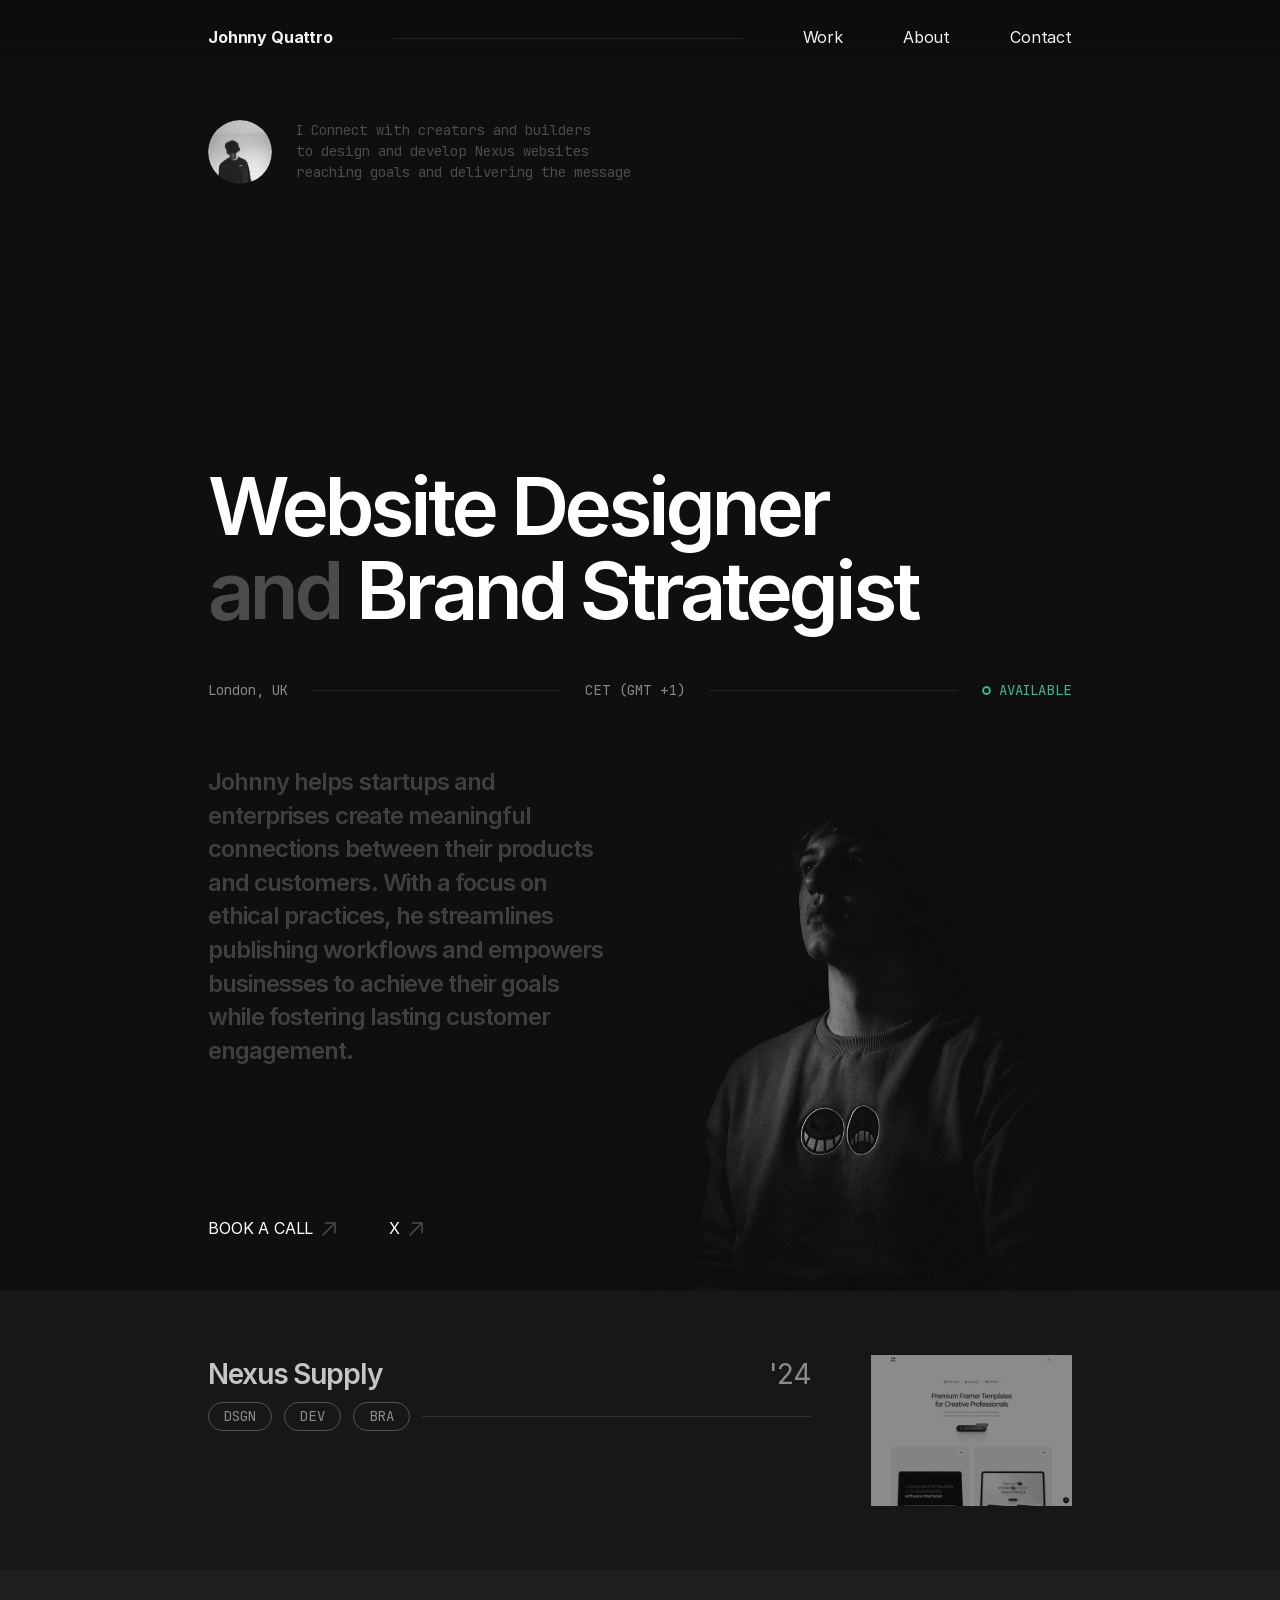
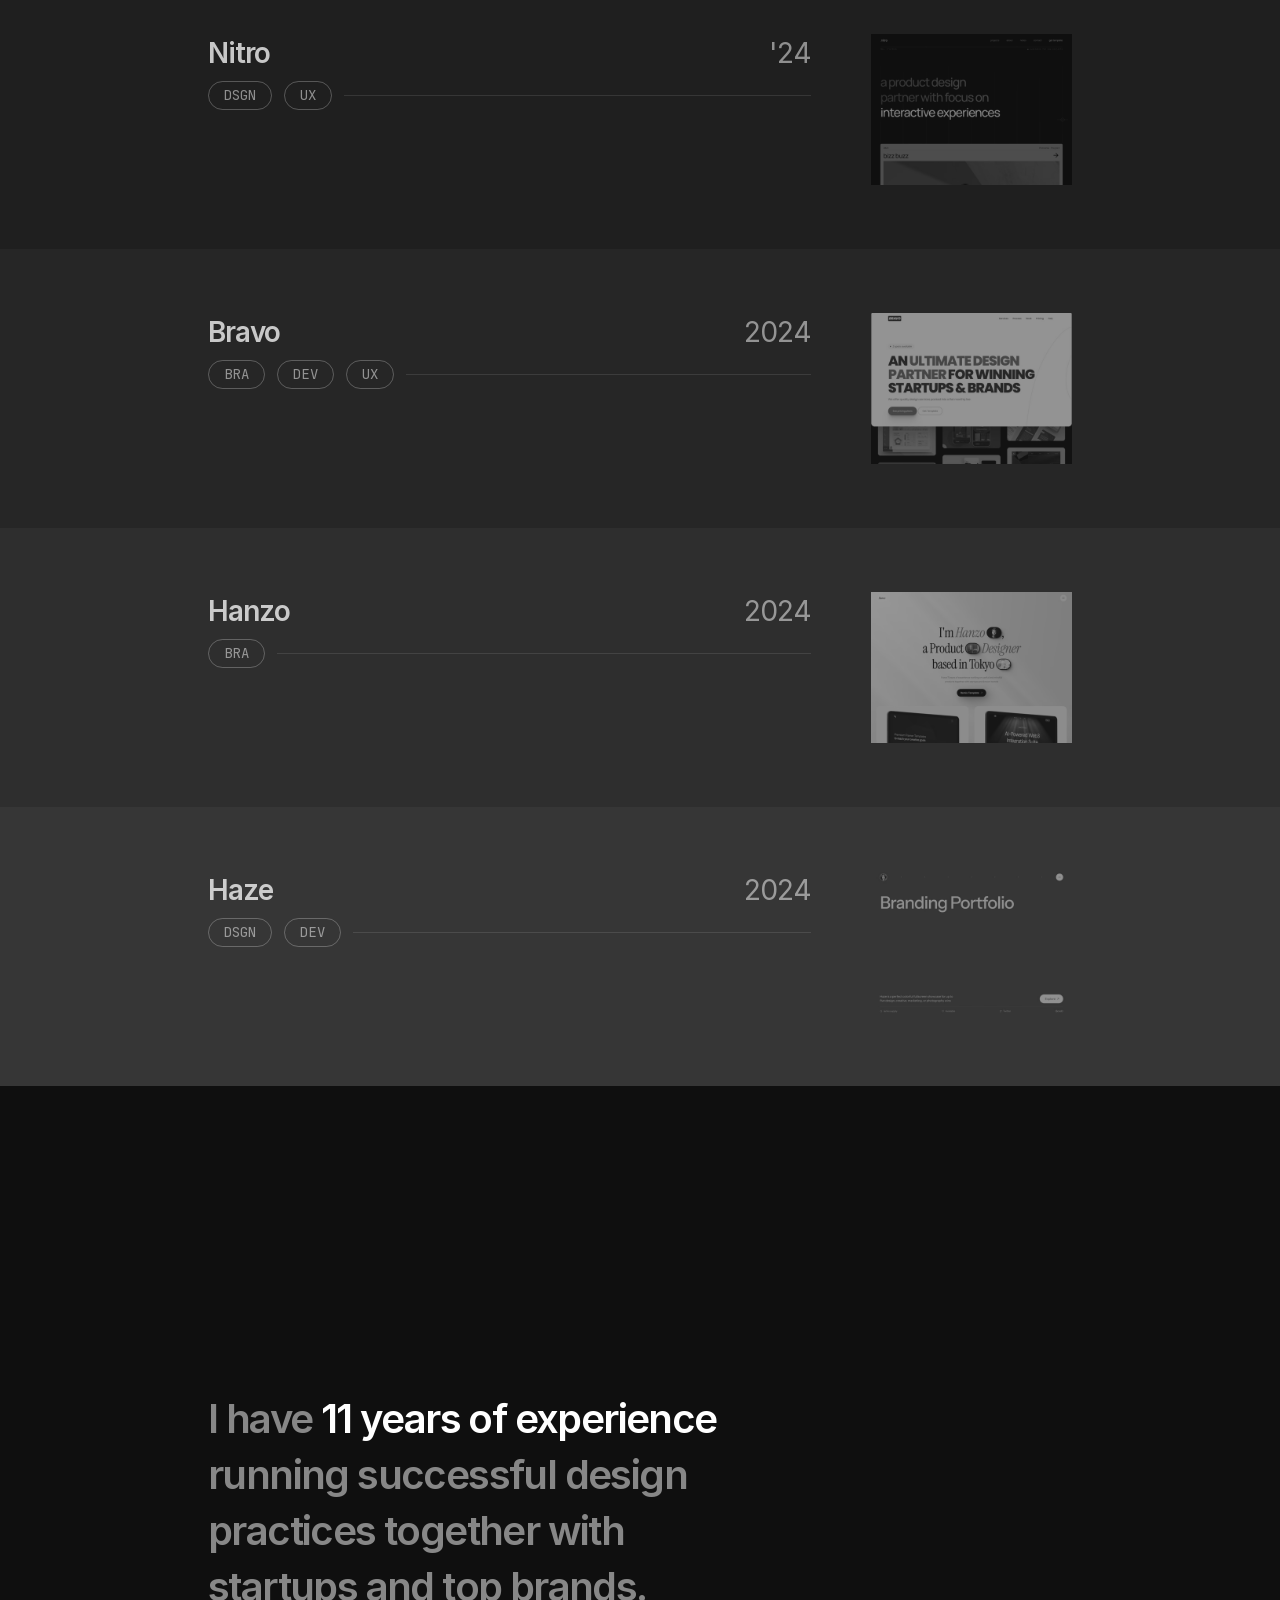
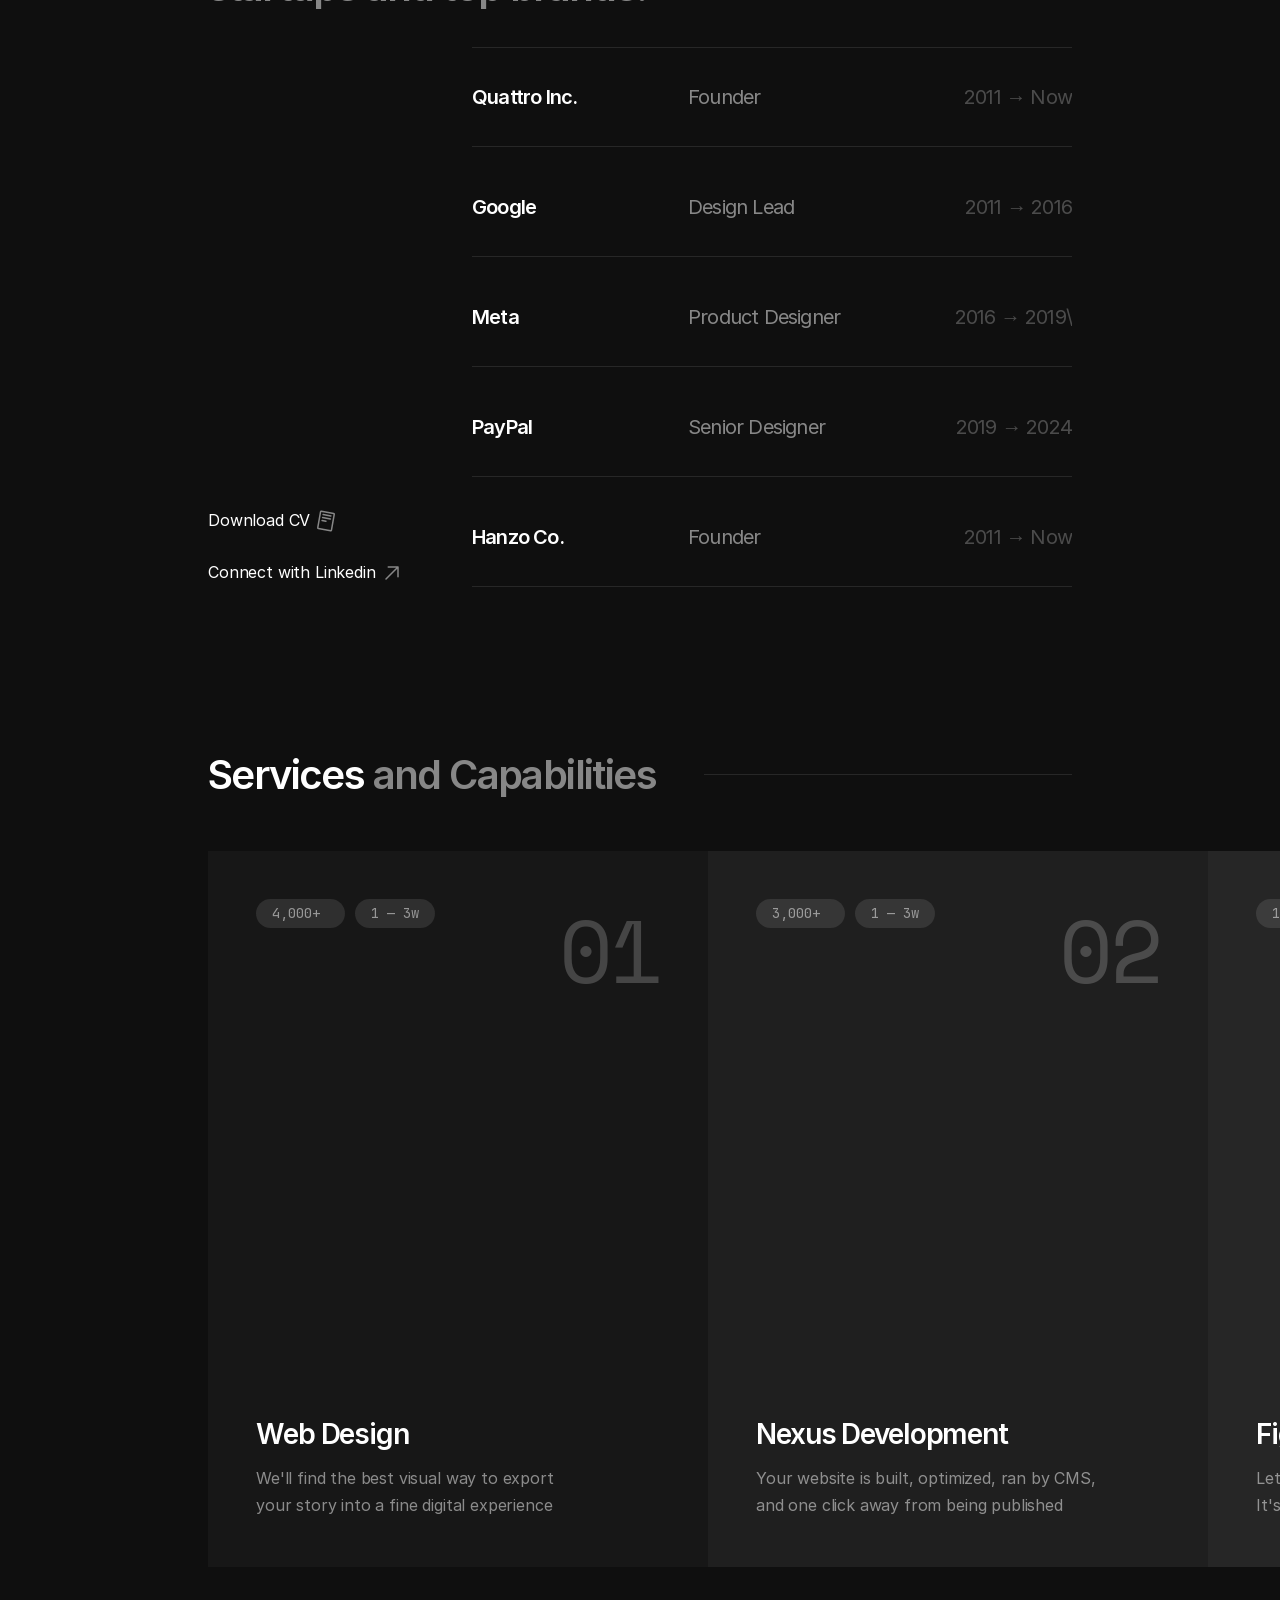
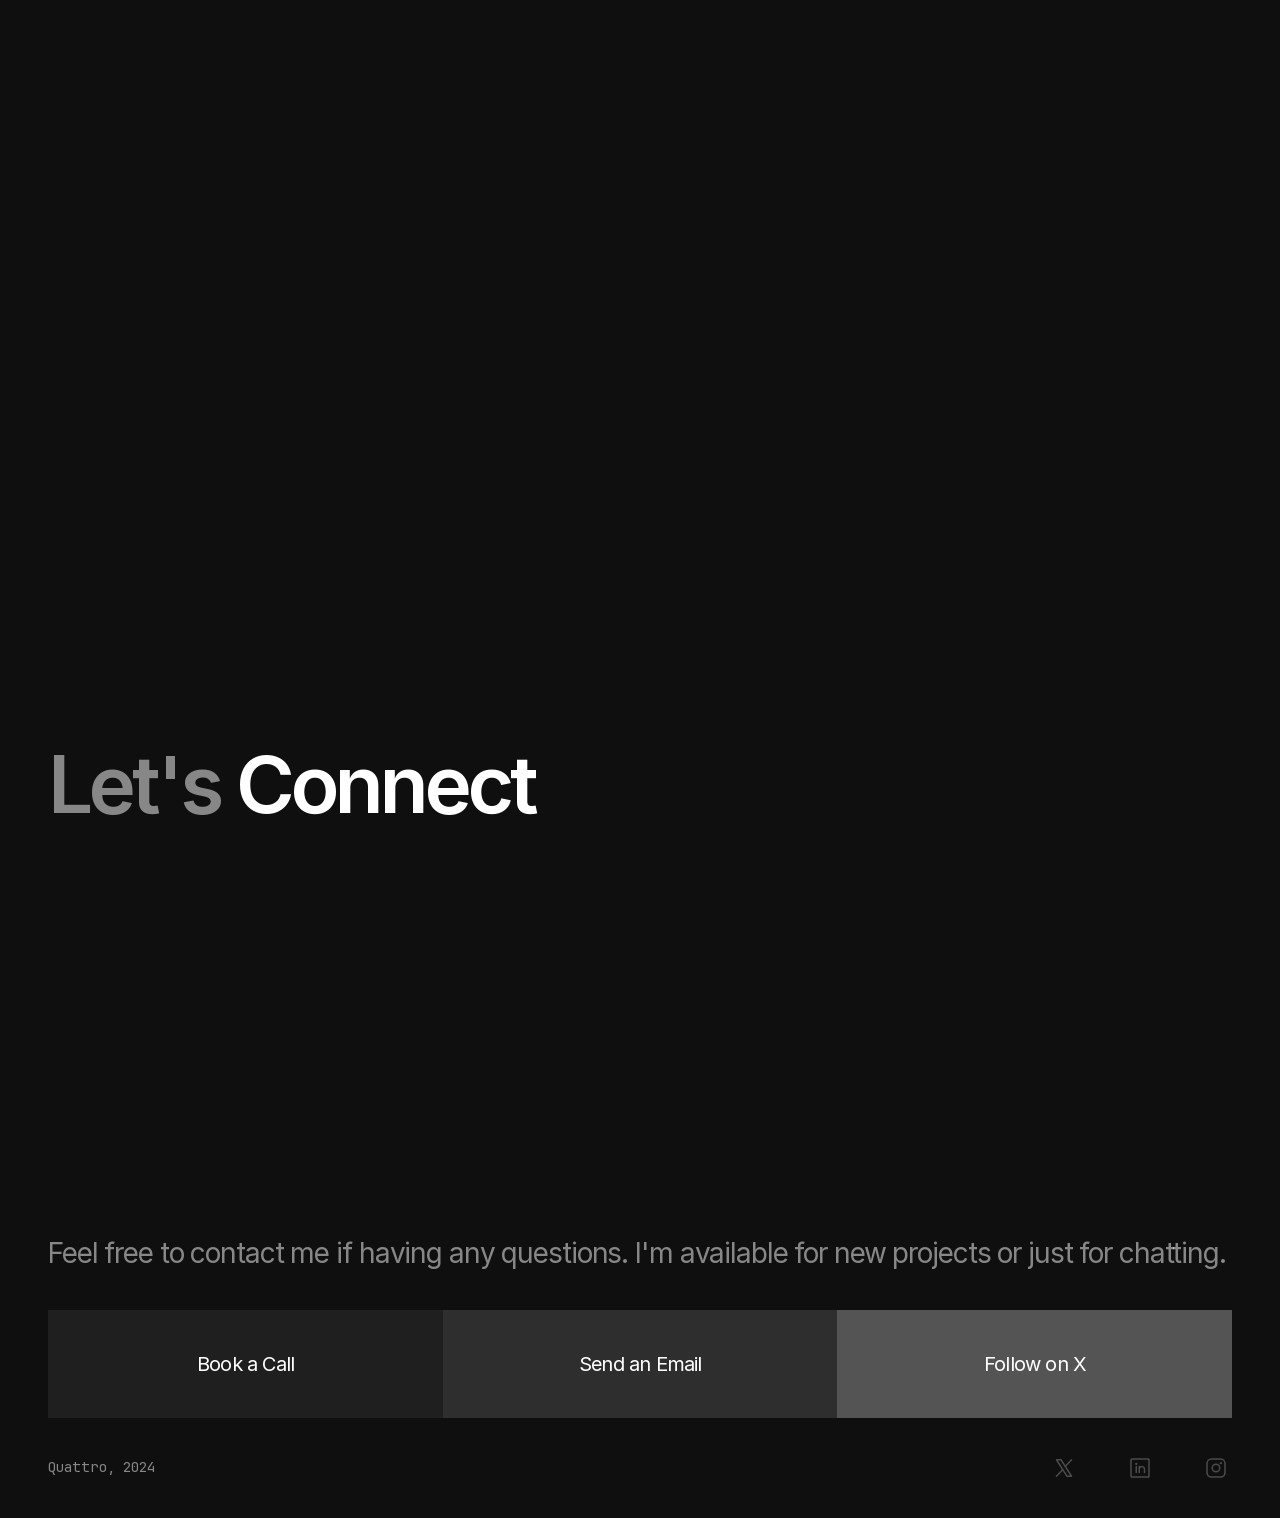
<file: public/nexus/index.html>
<!DOCTYPE html>

<html><head><meta content="true; framework=Nexus/offline" name="nexus-dehydrated"/>
<meta charset="utf-8"/>

<!-- Start of headStart -->
<!-- End of headStart -->
<meta content="width=device-width" name="viewport"/>
<title>Nexus — Dark Minimal Portfolio</title>
<meta content="A dark, minimal portfolio for selected projects, case studies, and client work." name="description"/>
<link href="data:image/svg+xml,%3Csvg xmlns='http://www.w3.org/2000/svg' viewBox='0 0 64 64'%3E%3Crect width='64' height='64' rx='12' fill='%23000'/%3E%3Cpath d='M18 46V18h6l16 18V18h6v28h-6L24 28v18z' fill='%23fff'/%3E%3C/svg%3E" rel="icon" type="image/svg+xml"/>
<!-- Open Graph / Facebook -->
<meta content="website" property="og:type"/>
<meta content="Nexus — Dark Minimal Portfolio" property="og:title"/>
<meta content="A dark, minimal portfolio for selected projects, case studies, and client work." property="og:description"/>
<meta content="assets/images/5I0A4nN6P0ZkBymb7aNwpvhfGA.png" property="og:image"/>
<!-- Twitter -->
<meta content="summary_large_image" name="twitter:card"/>
<meta content="Nexus — Dark Minimal Portfolio" name="twitter:title"/>
<meta content="A dark, minimal portfolio for selected projects, case studies, and client work." name="twitter:description"/>
<meta content="assets/images/5I0A4nN6P0ZkBymb7aNwpvhfGA.png" name="twitter:image"/>
<style data-nexus-font-css="">/* cyrillic-ext */
@font-face {
  font-family: 'Inter';
  font-style: normal;
  font-weight: 900;
  src: url(https://fonts.gstatic.com/s/inter/v20/UcCO3FwrK3iLTeHuS_nVMrMxCp50SjIw2boKoduKmMEVuBWYAZJhiI2B.woff2) format('woff2');
  unicode-range: U+0460-052F, U+1C80-1C8A, U+20B4, U+2DE0-2DFF, U+A640-A69F, U+FE2E-FE2F;
}
/* cyrillic */
@font-face {
  font-family: 'Inter';
  font-style: normal;
  font-weight: 900;
  src: url(https://fonts.gstatic.com/s/inter/v20/UcCO3FwrK3iLTeHuS_nVMrMxCp50SjIw2boKoduKmMEVuBWYAZthiI2B.woff2) format('woff2');
  unicode-range: U+0301, U+0400-045F, U+0490-0491, U+04B0-04B1, U+2116;
}
/* greek-ext */
@font-face {
  font-family: 'Inter';
  font-style: normal;
  font-weight: 900;
  src: url(https://fonts.gstatic.com/s/inter/v20/UcCO3FwrK3iLTeHuS_nVMrMxCp50SjIw2boKoduKmMEVuBWYAZNhiI2B.woff2) format('woff2');
  unicode-range: U+1F00-1FFF;
}
/* greek */
@font-face {
  font-family: 'Inter';
  font-style: normal;
  font-weight: 900;
  src: url(https://fonts.gstatic.com/s/inter/v20/UcCO3FwrK3iLTeHuS_nVMrMxCp50SjIw2boKoduKmMEVuBWYAZxhiI2B.woff2) format('woff2');
  unicode-range: U+0370-0377, U+037A-037F, U+0384-038A, U+038C, U+038E-03A1, U+03A3-03FF;
}
/* vietnamese */
@font-face {
  font-family: 'Inter';
  font-style: normal;
  font-weight: 900;
  src: url(https://fonts.gstatic.com/s/inter/v20/UcCO3FwrK3iLTeHuS_nVMrMxCp50SjIw2boKoduKmMEVuBWYAZBhiI2B.woff2) format('woff2');
  unicode-range: U+0102-0103, U+0110-0111, U+0128-0129, U+0168-0169, U+01A0-01A1, U+01AF-01B0, U+0300-0301, U+0303-0304, U+0308-0309, U+0323, U+0329, U+1EA0-1EF9, U+20AB;
}
/* latin-ext */
@font-face {
  font-family: 'Inter';
  font-style: normal;
  font-weight: 900;
  src: url(https://fonts.gstatic.com/s/inter/v20/UcCO3FwrK3iLTeHuS_nVMrMxCp50SjIw2boKoduKmMEVuBWYAZFhiI2B.woff2) format('woff2');
  unicode-range: U+0100-02BA, U+02BD-02C5, U+02C7-02CC, U+02CE-02D7, U+02DD-02FF, U+0304, U+0308, U+0329, U+1D00-1DBF, U+1E00-1E9F, U+1EF2-1EFF, U+2020, U+20A0-20AB, U+20AD-20C0, U+2113, U+2C60-2C7F, U+A720-A7FF;
}
/* latin */
@font-face {
  font-family: 'Inter';
  font-style: normal;
  font-weight: 900;
  src: url(https://fonts.gstatic.com/s/inter/v20/UcCO3FwrK3iLTeHuS_nVMrMxCp50SjIw2boKoduKmMEVuBWYAZ9hiA.woff2) format('woff2');
  unicode-range: U+0000-00FF, U+0131, U+0152-0153, U+02BB-02BC, U+02C6, U+02DA, U+02DC, U+0304, U+0308, U+0329, U+2000-206F, U+20AC, U+2122, U+2191, U+2193, U+2212, U+2215, U+FEFF, U+FFFD;
}
/* vietnamese */
@font-face {
  font-family: 'Space Mono';
  font-style: italic;
  font-weight: 400;
  src: url(https://fonts.gstatic.com/s/spacemono/v17/i7dNIFZifjKcF5UAWdDRYERMSHK_IwU.woff2) format('woff2');
  unicode-range: U+0102-0103, U+0110-0111, U+0128-0129, U+0168-0169, U+01A0-01A1, U+01AF-01B0, U+0300-0301, U+0303-0304, U+0308-0309, U+0323, U+0329, U+1EA0-1EF9, U+20AB;
}
/* latin-ext */
@font-face {
  font-family: 'Space Mono';
  font-style: italic;
  font-weight: 400;
  src: url(https://fonts.gstatic.com/s/spacemono/v17/i7dNIFZifjKcF5UAWdDRYERMSXK_IwU.woff2) format('woff2');
  unicode-range: U+0100-02BA, U+02BD-02C5, U+02C7-02CC, U+02CE-02D7, U+02DD-02FF, U+0304, U+0308, U+0329, U+1D00-1DBF, U+1E00-1E9F, U+1EF2-1EFF, U+2020, U+20A0-20AB, U+20AD-20C0, U+2113, U+2C60-2C7F, U+A720-A7FF;
}
/* latin */
@font-face {
  font-family: 'Space Mono';
  font-style: italic;
  font-weight: 400;
  src: url(https://fonts.gstatic.com/s/spacemono/v17/i7dNIFZifjKcF5UAWdDRYERMR3K_.woff2) format('woff2');
  unicode-range: U+0000-00FF, U+0131, U+0152-0153, U+02BB-02BC, U+02C6, U+02DA, U+02DC, U+0304, U+0308, U+0329, U+2000-206F, U+20AC, U+2122, U+2191, U+2193, U+2212, U+2215, U+FEFF, U+FFFD;
}
/* vietnamese */
@font-face {
  font-family: 'Space Mono';
  font-style: italic;
  font-weight: 700;
  src: url(https://fonts.gstatic.com/s/spacemono/v17/i7dSIFZifjKcF5UAWdDRYERE_FeqEySRV3U.woff2) format('woff2');
  unicode-range: U+0102-0103, U+0110-0111, U+0128-0129, U+0168-0169, U+01A0-01A1, U+01AF-01B0, U+0300-0301, U+0303-0304, U+0308-0309, U+0323, U+0329, U+1EA0-1EF9, U+20AB;
}
/* latin-ext */
@font-face {
  font-family: 'Space Mono';
  font-style: italic;
  font-weight: 700;
  src: url(https://fonts.gstatic.com/s/spacemono/v17/i7dSIFZifjKcF5UAWdDRYERE_FeqEiSRV3U.woff2) format('woff2');
  unicode-range: U+0100-02BA, U+02BD-02C5, U+02C7-02CC, U+02CE-02D7, U+02DD-02FF, U+0304, U+0308, U+0329, U+1D00-1DBF, U+1E00-1E9F, U+1EF2-1EFF, U+2020, U+20A0-20AB, U+20AD-20C0, U+2113, U+2C60-2C7F, U+A720-A7FF;
}
/* latin */
@font-face {
  font-family: 'Space Mono';
  font-style: italic;
  font-weight: 700;
  src: url(https://fonts.gstatic.com/s/spacemono/v17/i7dSIFZifjKcF5UAWdDRYERE_FeqHCSR.woff2) format('woff2');
  unicode-range: U+0000-00FF, U+0131, U+0152-0153, U+02BB-02BC, U+02C6, U+02DA, U+02DC, U+0304, U+0308, U+0329, U+2000-206F, U+20AC, U+2122, U+2191, U+2193, U+2212, U+2215, U+FEFF, U+FFFD;
}
/* vietnamese */
@font-face {
  font-family: 'Space Mono';
  font-style: normal;
  font-weight: 400;
  src: url(https://fonts.gstatic.com/s/spacemono/v17/i7dPIFZifjKcF5UAWdDRYE58RWq7.woff2) format('woff2');
  unicode-range: U+0102-0103, U+0110-0111, U+0128-0129, U+0168-0169, U+01A0-01A1, U+01AF-01B0, U+0300-0301, U+0303-0304, U+0308-0309, U+0323, U+0329, U+1EA0-1EF9, U+20AB;
}
/* latin-ext */
@font-face {
  font-family: 'Space Mono';
  font-style: normal;
  font-weight: 400;
  src: url(https://fonts.gstatic.com/s/spacemono/v17/i7dPIFZifjKcF5UAWdDRYE98RWq7.woff2) format('woff2');
  unicode-range: U+0100-02BA, U+02BD-02C5, U+02C7-02CC, U+02CE-02D7, U+02DD-02FF, U+0304, U+0308, U+0329, U+1D00-1DBF, U+1E00-1E9F, U+1EF2-1EFF, U+2020, U+20A0-20AB, U+20AD-20C0, U+2113, U+2C60-2C7F, U+A720-A7FF;
}
/* latin */
@font-face {
  font-family: 'Space Mono';
  font-style: normal;
  font-weight: 400;
  src: url(assets/fonts/i7dPIFZifjKcF5UAWdDRYEF8RQ.woff2) format('woff2');
  unicode-range: U+0000-00FF, U+0131, U+0152-0153, U+02BB-02BC, U+02C6, U+02DA, U+02DC, U+0304, U+0308, U+0329, U+2000-206F, U+20AC, U+2122, U+2191, U+2193, U+2212, U+2215, U+FEFF, U+FFFD;
}
/* vietnamese */
@font-face {
  font-family: 'Space Mono';
  font-style: normal;
  font-weight: 700;
  src: url(https://fonts.gstatic.com/s/spacemono/v17/i7dMIFZifjKcF5UAWdDRaPpZUFqaHjyV.woff2) format('woff2');
  unicode-range: U+0102-0103, U+0110-0111, U+0128-0129, U+0168-0169, U+01A0-01A1, U+01AF-01B0, U+0300-0301, U+0303-0304, U+0308-0309, U+0323, U+0329, U+1EA0-1EF9, U+20AB;
}
/* latin-ext */
@font-face {
  font-family: 'Space Mono';
  font-style: normal;
  font-weight: 700;
  src: url(https://fonts.gstatic.com/s/spacemono/v17/i7dMIFZifjKcF5UAWdDRaPpZUFuaHjyV.woff2) format('woff2');
  unicode-range: U+0100-02BA, U+02BD-02C5, U+02C7-02CC, U+02CE-02D7, U+02DD-02FF, U+0304, U+0308, U+0329, U+1D00-1DBF, U+1E00-1E9F, U+1EF2-1EFF, U+2020, U+20A0-20AB, U+20AD-20C0, U+2113, U+2C60-2C7F, U+A720-A7FF;
}
/* latin */
@font-face {
  font-family: 'Space Mono';
  font-style: normal;
  font-weight: 700;
  src: url(https://fonts.gstatic.com/s/spacemono/v17/i7dMIFZifjKcF5UAWdDRaPpZUFWaHg.woff2) format('woff2');
  unicode-range: U+0000-00FF, U+0131, U+0152-0153, U+02BB-02BC, U+02C6, U+02DA, U+02DC, U+0304, U+0308, U+0329, U+2000-206F, U+20AC, U+2122, U+2191, U+2193, U+2212, U+2215, U+FEFF, U+FFFD;
}

@font-face { font-family: "Lanecar Headline"; src: url("assets/fonts/sJPvBH5Kf8OcfVVwYFKAPY.woff2") }
@font-face { font-family: "Inter"; src: url("assets/fonts/5vvr9Vy74if2I6bQbJvbw7SY1pQ.woff2"); font-display: swap; font-style: normal; font-weight: 400; unicode-range: U+0460-052F, U+1C80-1C88, U+20B4, U+2DE0-2DFF, U+A640-A69F, U+FE2E-FE2F }
@font-face { font-family: "Inter"; src: url("assets/fonts/EOr0mi4hNtlgWNn9if640EZzXCo.woff2"); font-display: swap; font-style: normal; font-weight: 400; unicode-range: U+0301, U+0400-045F, U+0490-0491, U+04B0-04B1, U+2116 }
@font-face { font-family: "Inter"; src: url("assets/fonts/Y9k9QrlZAqio88Klkmbd8VoMQc.woff2"); font-display: swap; font-style: normal; font-weight: 400; unicode-range: U+1F00-1FFF }
@font-face { font-family: "Inter"; src: url("assets/fonts/OYrD2tBIBPvoJXiIHnLoOXnY9M.woff2"); font-display: swap; font-style: normal; font-weight: 400; unicode-range: U+0370-03FF }
@font-face { font-family: "Inter"; src: url("assets/fonts/JeYwfuaPfZHQhEG8U5gtPDZ7WQ.woff2"); font-display: swap; font-style: normal; font-weight: 400; unicode-range: U+0100-024F, U+0259, U+1E00-1EFF, U+2020, U+20A0-20AB, U+20AD-20CF, U+2113, U+2C60-2C7F, U+A720-A7FF }
@font-face { font-family: "Inter"; src: url("assets/fonts/GrgcKwrN6d3Uz8EwcLHZxwEfC4.woff2"); font-display: swap; font-style: normal; font-weight: 400; unicode-range: U+0000-00FF, U+0131, U+0152-0153, U+02BB-02BC, U+02C6, U+02DA, U+02DC, U+2000-206F, U+2070, U+2074-207E, U+2080-208E, U+20AC, U+2122, U+2191, U+2193, U+2212, U+2215, U+FEFF, U+FFFD }
@font-face { font-family: "Inter"; src: url("assets/fonts/b6Y37FthZeALduNqHicBT6FutY.woff2"); font-display: swap; font-style: normal; font-weight: 400; unicode-range: U+0102-0103, U+0110-0111, U+0128-0129, U+0168-0169, U+01A0-01A1, U+01AF-01B0, U+1EA0-1EF9, U+20AB }
@font-face { font-family: "Inter"; src: url("assets/fonts/hyOgCu0Xnghbimh0pE8QTvtt2AU.woff2"); font-display: swap; font-style: normal; font-weight: 600; unicode-range: U+0460-052F, U+1C80-1C88, U+20B4, U+2DE0-2DFF, U+A640-A69F, U+FE2E-FE2F }
@font-face { font-family: "Inter"; src: url("assets/fonts/NeGmSOXrPBfEFIy5YZeHq17LEDA.woff2"); font-display: swap; font-style: normal; font-weight: 600; unicode-range: U+0301, U+0400-045F, U+0490-0491, U+04B0-04B1, U+2116 }
@font-face { font-family: "Inter"; src: url("assets/fonts/oYaAX5himiTPYuN8vLWnqBbfD2s.woff2"); font-display: swap; font-style: normal; font-weight: 600; unicode-range: U+1F00-1FFF }
@font-face { font-family: "Inter"; src: url("assets/fonts/lEJLP4R0yuCaMCjSXYHtJw72M.woff2"); font-display: swap; font-style: normal; font-weight: 600; unicode-range: U+0370-03FF }
@font-face { font-family: "Inter"; src: url("assets/fonts/cRJyLNuTJR5jbyKzGi33wU9cqIQ.woff2"); font-display: swap; font-style: normal; font-weight: 600; unicode-range: U+0100-024F, U+0259, U+1E00-1EFF, U+2020, U+20A0-20AB, U+20AD-20CF, U+2113, U+2C60-2C7F, U+A720-A7FF }
@font-face { font-family: "Inter"; src: url("assets/fonts/yDtI2UI8XcEg1W2je9XPN3Noo.woff2"); font-display: swap; font-style: normal; font-weight: 600; unicode-range: U+0000-00FF, U+0131, U+0152-0153, U+02BB-02BC, U+02C6, U+02DA, U+02DC, U+2000-206F, U+2070, U+2074-207E, U+2080-208E, U+20AC, U+2122, U+2191, U+2193, U+2212, U+2215, U+FEFF, U+FFFD }
@font-face { font-family: "Inter"; src: url("assets/fonts/A0Wcc7NgXMjUuFdquHDrIZpzZw0.woff2"); font-display: swap; font-style: normal; font-weight: 600; unicode-range: U+0102-0103, U+0110-0111, U+0128-0129, U+0168-0169, U+01A0-01A1, U+01AF-01B0, U+1EA0-1EF9, U+20AB }
@font-face { font-family: "Inter"; src: url("assets/fonts/DpPBYI0sL4fYLgAkX8KXOPVt7c.woff2"); font-display: swap; font-style: normal; font-weight: 700; unicode-range: U+0460-052F, U+1C80-1C88, U+20B4, U+2DE0-2DFF, U+A640-A69F, U+FE2E-FE2F }
@font-face { font-family: "Inter"; src: url("assets/fonts/4RAEQdEOrcnDkhHiiCbJOw92Lk.woff2"); font-display: swap; font-style: normal; font-weight: 700; unicode-range: U+0301, U+0400-045F, U+0490-0491, U+04B0-04B1, U+2116 }
@font-face { font-family: "Inter"; src: url("assets/fonts/1K3W8DizY3v4emK8Mb08YHxTbs.woff2"); font-display: swap; font-style: normal; font-weight: 700; unicode-range: U+1F00-1FFF }
@font-face { font-family: "Inter"; src: url("assets/fonts/tUSCtfYVM1I1IchuyCwz9gDdQ.woff2"); font-display: swap; font-style: normal; font-weight: 700; unicode-range: U+0370-03FF }
@font-face { font-family: "Inter"; src: url("assets/fonts/VgYFWiwsAC5OYxAycRXXvhze58.woff2"); font-display: swap; font-style: normal; font-weight: 700; unicode-range: U+0100-024F, U+0259, U+1E00-1EFF, U+2020, U+20A0-20AB, U+20AD-20CF, U+2113, U+2C60-2C7F, U+A720-A7FF }
@font-face { font-family: "Inter"; src: url("assets/fonts/syRNPWzAMIrcJ3wIlPIP43KjQs.woff2"); font-display: swap; font-style: normal; font-weight: 700; unicode-range: U+0000-00FF, U+0131, U+0152-0153, U+02BB-02BC, U+02C6, U+02DA, U+02DC, U+2000-206F, U+2070, U+2074-207E, U+2080-208E, U+20AC, U+2122, U+2191, U+2193, U+2212, U+2215, U+FEFF, U+FFFD }
@font-face { font-family: "Inter"; src: url("assets/fonts/GIryZETIX4IFypco5pYZONKhJIo.woff2"); font-display: swap; font-style: normal; font-weight: 700; unicode-range: U+0102-0103, U+0110-0111, U+0128-0129, U+0168-0169, U+01A0-01A1, U+01AF-01B0, U+1EA0-1EF9, U+20AB }
@font-face { font-family: "Inter"; src: url("assets/fonts/vQyevYAyHtARFwPqUzQGpnDs.woff2"); font-display: swap; font-style: normal; font-weight: 400; unicode-range: U+0000-00FF, U+0131, U+0152-0153, U+02BB-02BC, U+02C6, U+02DA, U+02DC, U+2000-206F, U+2074, U+20AC, U+2122, U+2191, U+2193, U+2212, U+2215, U+FEFF, U+FFFD }
@font-face { font-family: "Inter"; src: url("assets/fonts/DXD0Q7LSl7HEvDzucnyLnGBHM.woff2"); font-display: swap; font-style: normal; font-weight: 700; unicode-range: U+0000-00FF, U+0131, U+0152-0153, U+02BB-02BC, U+02C6, U+02DA, U+02DC, U+2000-206F, U+2074, U+20AC, U+2122, U+2191, U+2193, U+2212, U+2215, U+FEFF, U+FFFD }
@font-face { font-family: "Inter"; src: url("assets/fonts/H89BbHkbHDzlxZzxi8uPzTsp90.woff2"); font-display: swap; font-style: italic; font-weight: 700; unicode-range: U+0460-052F, U+1C80-1C88, U+20B4, U+2DE0-2DFF, U+A640-A69F, U+FE2E-FE2F }
@font-face { font-family: "Inter"; src: url("assets/fonts/u6gJwDuwB143kpNK1T1MDKDWkMc.woff2"); font-display: swap; font-style: italic; font-weight: 700; unicode-range: U+0301, U+0400-045F, U+0490-0491, U+04B0-04B1, U+2116 }
@font-face { font-family: "Inter"; src: url("assets/fonts/43sJ6MfOPh1LCJt46OvyDuSbA6o.woff2"); font-display: swap; font-style: italic; font-weight: 700; unicode-range: U+1F00-1FFF }
@font-face { font-family: "Inter"; src: url("assets/fonts/wccHG0r4gBDAIRhfHiOlq6oEkqw.woff2"); font-display: swap; font-style: italic; font-weight: 700; unicode-range: U+0370-03FF }
@font-face { font-family: "Inter"; src: url("assets/fonts/WZ367JPwf9bRW6LdTHN8rXgSjw.woff2"); font-display: swap; font-style: italic; font-weight: 700; unicode-range: U+0100-024F, U+0259, U+1E00-1EFF, U+2020, U+20A0-20AB, U+20AD-20CF, U+2113, U+2C60-2C7F, U+A720-A7FF }
@font-face { font-family: "Inter"; src: url("assets/fonts/QxmhnWTzLtyjIiZcfaLIJ8EFBXU.woff2"); font-display: swap; font-style: italic; font-weight: 700; unicode-range: U+0000-00FF, U+0131, U+0152-0153, U+02BB-02BC, U+02C6, U+02DA, U+02DC, U+2000-206F, U+2074, U+20AC, U+2122, U+2191, U+2193, U+2212, U+2215, U+FEFF, U+FFFD }
@font-face { font-family: "Inter"; src: url("assets/fonts/2A4Xx7CngadFGlVV4xrO06OBHY.woff2"); font-display: swap; font-style: italic; font-weight: 700; unicode-range: U+0102-0103, U+0110-0111, U+0128-0129, U+0168-0169, U+01A0-01A1, U+01AF-01B0, U+1EA0-1EF9, U+20AB }
@font-face { font-family: "Inter"; src: url("assets/fonts/CfMzU8w2e7tHgF4T4rATMPuWosA.woff2"); font-display: swap; font-style: italic; font-weight: 400; unicode-range: U+0460-052F, U+1C80-1C88, U+20B4, U+2DE0-2DFF, U+A640-A69F, U+FE2E-FE2F }
@font-face { font-family: "Inter"; src: url("assets/fonts/867QObYax8ANsfX4TGEVU9YiCM.woff2"); font-display: swap; font-style: italic; font-weight: 400; unicode-range: U+0301, U+0400-045F, U+0490-0491, U+04B0-04B1, U+2116 }
@font-face { font-family: "Inter"; src: url("assets/fonts/Oyn2ZbENFdnW7mt2Lzjk1h9Zb9k.woff2"); font-display: swap; font-style: italic; font-weight: 400; unicode-range: U+1F00-1FFF }
@font-face { font-family: "Inter"; src: url("assets/fonts/cdAe8hgZ1cMyLu9g005pAW3xMo.woff2"); font-display: swap; font-style: italic; font-weight: 400; unicode-range: U+0370-03FF }
@font-face { font-family: "Inter"; src: url("assets/fonts/DOfvtmE1UplCq161m6Hj8CSQYg.woff2"); font-display: swap; font-style: italic; font-weight: 400; unicode-range: U+0100-024F, U+0259, U+1E00-1EFF, U+2020, U+20A0-20AB, U+20AD-20CF, U+2113, U+2C60-2C7F, U+A720-A7FF }
@font-face { font-family: "Inter"; src: url("assets/fonts/vFzuJY0c65av44uhEKB6vyjFMg.woff2"); font-display: swap; font-style: italic; font-weight: 400; unicode-range: U+0000-00FF, U+0131, U+0152-0153, U+02BB-02BC, U+02C6, U+02DA, U+02DC, U+2000-206F, U+2074, U+20AC, U+2122, U+2191, U+2193, U+2212, U+2215, U+FEFF, U+FFFD }
@font-face { font-family: "Inter"; src: url("assets/fonts/tKtBcDnBMevsEEJKdNGhhkLzYo.woff2"); font-display: swap; font-style: italic; font-weight: 400; unicode-range: U+0102-0103, U+0110-0111, U+0128-0129, U+0168-0169, U+01A0-01A1, U+01AF-01B0, U+1EA0-1EF9, U+20AB }
@font-face { font-family: "Inter"; src: url("assets/fonts/1ZFS7N918ojhhd0nQWdj3jz4w.woff2"); font-display: swap; font-style: normal; font-weight: 600; unicode-range: U+0000-00FF, U+0131, U+0152-0153, U+02BB-02BC, U+02C6, U+02DA, U+02DC, U+2000-206F, U+2074, U+20AC, U+2122, U+2191, U+2193, U+2212, U+2215, U+FEFF, U+FFFD }
@font-face { font-family: "Inter"; src: url("assets/fonts/vxBnBhH8768IFAXAb4Qf6wQHKs.woff2"); font-display: swap; font-style: italic; font-weight: 600; unicode-range: U+0460-052F, U+1C80-1C88, U+20B4, U+2DE0-2DFF, U+A640-A69F, U+FE2E-FE2F }
@font-face { font-family: "Inter"; src: url("assets/fonts/zSsEuoJdh8mcFVk976C05ZfQr8.woff2"); font-display: swap; font-style: italic; font-weight: 600; unicode-range: U+0301, U+0400-045F, U+0490-0491, U+04B0-04B1, U+2116 }
@font-face { font-family: "Inter"; src: url("assets/fonts/b8ezwLrN7h2AUoPEENcsTMVJ0.woff2"); font-display: swap; font-style: italic; font-weight: 600; unicode-range: U+1F00-1FFF }
@font-face { font-family: "Inter"; src: url("assets/fonts/mvNEIBLyHbscgHtwfsByjXUz3XY.woff2"); font-display: swap; font-style: italic; font-weight: 600; unicode-range: U+0370-03FF }
@font-face { font-family: "Inter"; src: url("assets/fonts/6FI2EneKzM3qBy5foOZXey7coCA.woff2"); font-display: swap; font-style: italic; font-weight: 600; unicode-range: U+0100-024F, U+0259, U+1E00-1EFF, U+2020, U+20A0-20AB, U+20AD-20CF, U+2113, U+2C60-2C7F, U+A720-A7FF }
@font-face { font-family: "Inter"; src: url("assets/fonts/qrVgiXNd6RuQjETYQiVQ9nqCk.woff2"); font-display: swap; font-style: italic; font-weight: 600; unicode-range: U+0000-00FF, U+0131, U+0152-0153, U+02BB-02BC, U+02C6, U+02DA, U+02DC, U+2000-206F, U+2074, U+20AC, U+2122, U+2191, U+2193, U+2212, U+2215, U+FEFF, U+FFFD }
@font-face { font-family: "Inter"; src: url("assets/fonts/NHHeAKJVP0ZWHk5YZnQQChIsBM.woff2"); font-display: swap; font-style: italic; font-weight: 600; unicode-range: U+0102-0103, U+0110-0111, U+0128-0129, U+0168-0169, U+01A0-01A1, U+01AF-01B0, U+1EA0-1EF9, U+20AB }
@font-face { font-family: "Inter"; src: url("assets/fonts/5A3Ce6C9YYmCjpQx9M4inSaKU.woff2"); font-display: swap; font-style: normal; font-weight: 500; unicode-range: U+0460-052F, U+1C80-1C88, U+20B4, U+2DE0-2DFF, U+A640-A69F, U+FE2E-FE2F }
@font-face { font-family: "Inter"; src: url("assets/fonts/Qx95Xyt0Ka3SGhinnbXIGpEIyP4.woff2"); font-display: swap; font-style: normal; font-weight: 500; unicode-range: U+0301, U+0400-045F, U+0490-0491, U+04B0-04B1, U+2116 }
@font-face { font-family: "Inter"; src: url("assets/fonts/6mJuEAguuIuMog10gGvH5d3cl8.woff2"); font-display: swap; font-style: normal; font-weight: 500; unicode-range: U+1F00-1FFF }
@font-face { font-family: "Inter"; src: url("assets/fonts/xYYWaj7wCU5zSQH0eXvSaS19wo.woff2"); font-display: swap; font-style: normal; font-weight: 500; unicode-range: U+0370-03FF }
@font-face { font-family: "Inter"; src: url("assets/fonts/otTaNuNpVK4RbdlT7zDDdKvQBA.woff2"); font-display: swap; font-style: normal; font-weight: 500; unicode-range: U+0100-024F, U+0259, U+1E00-1EFF, U+2020, U+20A0-20AB, U+20AD-20CF, U+2113, U+2C60-2C7F, U+A720-A7FF }
@font-face { font-family: "Inter"; src: url("assets/fonts/d3tHnaQIAeqiE5hGcRw4mmgWYU.woff2"); font-display: swap; font-style: normal; font-weight: 500; unicode-range: U+0000-00FF, U+0131, U+0152-0153, U+02BB-02BC, U+02C6, U+02DA, U+02DC, U+2000-206F, U+2074, U+20AC, U+2122, U+2191, U+2193, U+2212, U+2215, U+FEFF, U+FFFD }
@font-face { font-family: "Inter"; src: url("assets/fonts/DolVirEGb34pEXEp8t8FQBSK4.woff2"); font-display: swap; font-style: normal; font-weight: 500; unicode-range: U+0102-0103, U+0110-0111, U+0128-0129, U+0168-0169, U+01A0-01A1, U+01AF-01B0, U+1EA0-1EF9, U+20AB }
@font-face { font-family: "JetBrains Mono"; src: url("assets/fonts/TZ2PMVPWEVHUPJWOPNSWLOXAF6QPOEMZ_O4OZKA7ZLZGT4JOGT5IEKURK6U3RXYGM_EO5MKE3BUDOZN44BP4HDPXAJAC2BIMCD.woff2"); font-display: swap; font-style: normal; font-weight: 400 }
@font-face { font-family: "JetBrains Mono"; src: url("assets/fonts/BTOY6STFL42WXJYET4IAFJ4R4NWQMPYV_SIRJV64UEOICTYN5EECZFJJ3ML2D6HVV_ATU2C7QZBG7GCVXROP265OYM5E55WHMK.woff2"); font-display: swap; font-style: normal; font-weight: 700 }
@font-face { font-family: "JetBrains Mono"; src: url("assets/fonts/4UER7KOM5ELODXZSILS67WJ47ZOE75JQ_6CQXJGOZP6EVG2LPOOVWXH2KM6JHNSRY_UTZ3OSIQCH2DNRJBPY7UY3LB6YDOZNJX.woff2"); font-display: swap; font-style: italic; font-weight: 700 }
@font-face { font-family: "JetBrains Mono"; src: url("assets/fonts/4CLQH4JOZMAJ6BPWKUFRQYNRRCIRLEBP_3KY6UMEKQ554PCGWM3CWW3ONMSYQ3ELX_O32TDYA5Q7PAMBBEUNMO44BILZFPSQXN.woff2"); font-display: swap; font-style: italic; font-weight: 400 }
@font-face { font-family: "Inter Placeholder"; src: local("Arial"); ascent-override: 89.79%; descent-override: 22.36%; line-gap-override: 0.00%; size-adjust: 107.89% }
@font-face { font-family: "JetBrains Mono Placeholder"; src: local("Arial"); ascent-override: 77.57%; descent-override: 22.82%; line-gap-override: 0.00%; size-adjust: 131.49% }</style>
<meta content="max-image-preview:large" name="robots"/><link href="https://quattro.nexus.website/" rel="canonical"/><meta content="https://quattro.nexus.website/" property="og:url"/><style data-nexus-components="nexus-lib-cursors-host nexus-bifMP PropertyOverrides nexus-q77aY nexus-lib-combinedCSSRules nexus-Q8LJB nexus-3JsCE nexus-NeJ1r nexus-RQRb5 nexus-N9ik8 nexus-Y7f2E nexus-MG6st nexus-6cBF2 nexus-7eXlN nexus-oArb7 nexus-9VbyR" data-nexus-css-ssr-minified="">html,body,#main{box-sizing:border-box;margin:0;padding:0}:root{-webkit-font-smoothing:antialiased;-moz-osx-font-smoothing:grayscale}*{box-sizing:border-box;-webkit-font-smoothing:inherit}h1,h2,h3,h4,h5,h6,p,figure{margin:0}body,input,textarea,select,button{font-family:sans-serif;font-size:12px}body{--token-00af65c3-92fd-4f69-9228-cfe71d95f29a:#fff;--token-fbcacce1-ebf4-4ed6-b83a-7c28b8d63653:#ffffffbf;--token-cecefbc2-3137-4c31-97a2-c273c08d7ba5:#ffffff80;--token-52df83c2-a37d-4f03-a736-f89490d1ae0d:#ffffff40;--token-97c368c3-0aeb-482b-97e6-8dafef7b01e5:#ffffff1a;--token-16084dc0-b837-4e14-9b1e-0a165011b6b7:#0f0f0f;--token-6270bccc-2cf7-403e-b1da-0e1a734c28a2:#171717;--token-ddaee32b-3a72-4cf3-a861-467f332e2e8b:#1f1f1f;--token-37d8793b-bd84-48c2-8008-5f31d94da12b:#262626;--token-1de9bb81-1da0-4a2a-af1f-06576ccffc34:#2e2e2e;--token-ec3c9081-3f1e-4bf9-8e27-72a57f6c62bf:#363636;--token-4fcb73bc-8429-47c3-a24e-8aac1d35b812:#545454;--token-f79fccde-f9ab-4c74-9314-d2d892319601:#7a7a7a;--token-94db0018-59e4-481a-afa7-43c78f44c46d:#a8a8a8;--token-3f2c4f0f-eb81-4089-99c9-3b8268fea78a:#a8a8a8;--token-09c5e907-e1fb-44f0-a8dc-58708e2acc46:#fff;--token-3cbaad9d-c038-49d8-b018-dd843412fcd2:#000;--token-ef125d7c-e0ee-4acf-a8dd-024938cba111:#000}@supports (z-index:calc(infinity)){#__nexus-badge-container{--infinity:infinity}}#__nexus-badge-container{pointer-events:none;width:100%;z-index:calc(var(--infinity,2147480000));justify-content:flex-end;padding:20px;display:flex;position:fixed;bottom:0}@supports (background:-webkit-named-image(i)) and (not (grid-template-rows:subgrid)){body{--nexus-will-change-override:transform}}@supports (background:-webkit-named-image(i)) and (not (position-area:top right)){body{--nexus-will-change-filter-override:filter}}[data-nexus-component-type=Text] div div span,[data-nexus-component-type=Text] a div span,[data-nexus-component-type=Text] span span span,[data-nexus-component-type=Text] p span span,[data-nexus-component-type=Text] h1 span span,[data-nexus-component-type=Text] h2 span span,[data-nexus-component-type=Text] h3 span span,[data-nexus-component-type=Text] h4 span span,[data-nexus-component-type=Text] h5 span span,[data-nexus-component-type=Text] h6 span span,[data-nexus-component-type=Text] a{font-family:var(--font-family);font-style:var(--font-style);font-weight:min(calc(var(--nexus-font-weight-increase,0) + var(--font-weight,400)),900);color:var(--text-color);letter-spacing:var(--letter-spacing);font-size:var(--font-size);text-transform:var(--text-transform);--text-decoration:var(--nexus-text-decoration-style,solid)var(--nexus-text-decoration,none)var(--nexus-text-decoration-color,currentcolor)var(--nexus-text-decoration-thickness,auto);--text-decoration-skip-ink:var(--nexus-text-decoration-skip-ink);--text-underline-offset:var(--nexus-text-decoration-offset);line-height:var(--line-height);--font-family:var(--nexus-font-family);--font-style:var(--nexus-font-style);--font-weight:var(--nexus-font-weight);--text-color:var(--nexus-text-color);--letter-spacing:var(--nexus-letter-spacing);--font-size:var(--nexus-font-size);--text-transform:var(--nexus-text-transform);--line-height:var(--nexus-line-height)}@supports not (color:color(display-p3 1 1 1)){p.nexus-text,div.nexus-text,h1.nexus-text,h2.nexus-text,h3.nexus-text,h4.nexus-text,h5.nexus-text,h6.nexus-text,li.nexus-text,ol.nexus-text,ul.nexus-text,span.nexus-text:not([data-text-fill]){color:var(--nexus-blockquote-text-color-rgb,var(--nexus-blockquote-text-color,var(--nexus-text-color-rgb,var(--nexus-text-color,#000))));-webkit-text-stroke-color:var(--nexus-text-stroke-color-rgb,var(--nexus-text-stroke-color,initial))}mark.nexus-text{background-color:var(--nexus-blockquote-text-background-color-rgb,var(--nexus-blockquote-text-background-color,var(--nexus-text-background-color-rgb,var(--nexus-text-background-color,initial))))}}@supports not (color:color(display-p3 1 1 1)){code.nexus-text,code.nexus-text span.nexus-text:not([data-text-fill]){color:var(--nexus-blockquote-text-color-rgb,var(--nexus-blockquote-text-color,var(--nexus-code-text-color-rgb,var(--nexus-code-text-color,var(--nexus-text-color-rgb,var(--nexus-text-color,#000))))))}}@supports not (color:color(display-p3 1 1 1)){a.nexus-text,span.nexus-text[data-nested-link]{color:var(--nexus-blockquote-text-color-rgb,var(--nexus-blockquote-text-color,var(--nexus-link-text-color-rgb,var(--nexus-link-text-color,var(--nexus-text-color-rgb,var(--nexus-text-color,#000))))));background-color:var(--nexus-link-text-background-color-rgb,var(--nexus-link-text-background-color,initial));-webkit-text-decoration-color:var(--nexus-link-text-decoration-color-rgb,var(--nexus-link-text-decoration-color,var(--nexus-text-decoration-color-rgb,var(--nexus-text-decoration-color,currentcolor))));text-decoration-color:var(--nexus-link-text-decoration-color-rgb,var(--nexus-link-text-decoration-color,var(--nexus-text-decoration-color-rgb,var(--nexus-text-decoration-color,currentcolor))))}}@supports not (color:color(display-p3 1 1 1)){code.nexus-text a.nexus-text,code.nexus-text a.nexus-text span.nexus-text:not([data-text-fill]),code.nexus-text span.nexus-text[data-nested-link],code.nexus-text span.nexus-text[data-nested-link] span.nexus-text:not([data-text-fill]){color:var(--nexus-blockquote-text-color-rgb,var(--nexus-blockquote-text-color,var(--nexus-link-text-color-rgb,var(--nexus-link-text-color,var(--nexus-code-text-color-rgb,var(--nexus-code-text-color,var(--nexus-text-color-rgb,var(--nexus-text-color,#000))))))))}}@supports not (color:color(display-p3 1 1 1)){a.nexus-text:hover,span.nexus-text[data-nested-link]:hover{color:var(--nexus-link-hover-text-color-rgb,var(--nexus-link-hover-text-color,var(--nexus-blockquote-text-color-rgb,var(--nexus-blockquote-text-color,var(--nexus-link-text-color-rgb,var(--nexus-link-text-color,var(--nexus-text-color-rgb,var(--nexus-text-color,#000))))))));background-color:var(--nexus-link-hover-text-background-color-rgb,var(--nexus-link-hover-text-background-color,var(--nexus-link-text-background-color-rgb,var(--nexus-link-text-background-color,var(--nexus-text-background-color-rgb,var(--nexus-text-background-color,initial))))));-webkit-text-decoration-color:var(--nexus-link-hover-text-decoration-color-rgb,var(--nexus-link-hover-text-decoration-color,var(--nexus-link-text-decoration-color-rgb,var(--nexus-link-text-decoration-color,var(--nexus-text-decoration-color-rgb,var(--nexus-text-decoration-color,currentcolor))))));text-decoration-color:var(--nexus-link-hover-text-decoration-color-rgb,var(--nexus-link-hover-text-decoration-color,var(--nexus-link-text-decoration-color-rgb,var(--nexus-link-text-decoration-color,var(--nexus-text-decoration-color-rgb,var(--nexus-text-decoration-color,currentcolor))))))}}@supports not (color:color(display-p3 1 1 1)){code.nexus-text a.nexus-text:hover,code.nexus-text span.nexus-text[data-nested-link]:hover{color:var(--nexus-link-hover-text-color-rgb,var(--nexus-link-hover-text-color,var(--nexus-blockquote-text-color-rgb,var(--nexus-blockquote-text-color,var(--nexus-link-text-color-rgb,var(--nexus-link-text-color,var(--nexus-code-text-color-rgb,var(--nexus-code-text-color,var(--nexus-text-color-rgb,var(--nexus-text-color,#000))))))))))}}@supports not (color:color(display-p3 1 1 1)){a.nexus-text[data-nexus-page-link-current],span.nexus-text[data-nexus-page-link-current]{color:var(--nexus-link-current-text-color-rgb,var(--nexus-link-current-text-color,var(--nexus-link-text-color-rgb,var(--nexus-link-text-color,var(--nexus-text-color-rgb,var(--nexus-text-color,#000))))));background-color:var(--nexus-link-current-text-background-color-rgb,var(--nexus-link-current-text-background-color,var(--nexus-link-text-background-color-rgb,var(--nexus-link-text-background-color,var(--nexus-text-background-color-rgb,var(--nexus-text-background-color,initial))))));-webkit-text-decoration-color:var(--nexus-link-current-text-decoration-color-rgb,var(--nexus-link-current-text-decoration-color,var(--nexus-link-text-decoration-color-rgb,var(--nexus-link-text-decoration-color,var(--nexus-text-decoration-color-rgb,var(--nexus-text-decoration-color,currentcolor))))));text-decoration-color:var(--nexus-link-current-text-decoration-color-rgb,var(--nexus-link-current-text-decoration-color,var(--nexus-link-text-decoration-color-rgb,var(--nexus-link-text-decoration-color,var(--nexus-text-decoration-color-rgb,var(--nexus-text-decoration-color,currentcolor))))))}}@supports not (color:color(display-p3 1 1 1)){code.nexus-text a.nexus-text[data-nexus-page-link-current],code.nexus-text a.nexus-text[data-nexus-page-link-current] span.nexus-text:not([data-text-fill]),code.nexus-text span.nexus-text[data-nexus-page-link-current],code.nexus-text span.nexus-text[data-nexus-page-link-current] span.nexus-text:not([data-text-fill]){color:var(--nexus-link-current-text-color-rgb,var(--nexus-link-current-text-color,var(--nexus-link-text-color-rgb,var(--nexus-link-text-color,var(--nexus-code-text-color-rgb,var(--nexus-code-text-color,var(--nexus-text-color-rgb,var(--nexus-text-color,#000))))))));background-color:var(--nexus-link-current-text-background-color-rgb,var(--nexus-link-current-text-background-color,var(--nexus-link-text-background-color-rgb,var(--nexus-link-text-background-color,var(--nexus-text-background-color-rgb,var(--nexus-text-background-color,initial))))))}}@supports not (color:color(display-p3 1 1 1)){a.nexus-text[data-nexus-page-link-current]:hover,span.nexus-text[data-nexus-page-link-current]:hover{color:var(--nexus-link-hover-text-color-rgb,var(--nexus-link-hover-text-color,var(--nexus-link-current-text-color-rgb,var(--nexus-link-current-text-color,var(--nexus-link-text-color-rgb,var(--nexus-link-text-color,var(--nexus-code-text-color-rgb,var(--nexus-code-text-color,var(--nexus-text-color-rgb,var(--nexus-text-color,#000))))))))));background-color:var(--nexus-link-hover-text-background-color-rgb,var(--nexus-link-hover-text-background-color,var(--nexus-link-current-text-background-color-rgb,var(--nexus-link-current-text-background-color,var(--nexus-link-text-background-color-rgb,var(--nexus-link-text-background-color,initial))))));-webkit-text-decoration-color:var(--nexus-link-hover-text-decoration-color-rgb,var(--nexus-link-hover-text-decoration-color,var(--nexus-link-current-text-decoration-color-rgb,var(--nexus-link-current-text-decoration-color,var(--nexus-link-text-decoration-color-rgb,var(--nexus-link-text-decoration-color,var(--nexus-text-decoration-color-rgb,var(--nexus-text-decoration-color,currentcolor))))))));text-decoration-color:var(--nexus-link-hover-text-decoration-color-rgb,var(--nexus-link-hover-text-decoration-color,var(--nexus-link-current-text-decoration-color-rgb,var(--nexus-link-current-text-decoration-color,var(--nexus-link-text-decoration-color-rgb,var(--nexus-link-text-decoration-color,var(--nexus-text-decoration-color-rgb,var(--nexus-text-decoration-color,currentcolor))))))))}}@supports not (color:color(display-p3 1 1 1)){code.nexus-text a.nexus-text[data-nexus-page-link-current]:hover,code.nexus-text a.nexus-text[data-nexus-page-link-current]:hover span.nexus-text:not([data-text-fill]),code.nexus-text span.nexus-text[data-nexus-page-link-current]:hover,code.nexus-text span.nexus-text[data-nexus-page-link-current]:hover span.nexus-text:not([data-text-fill]){color:var(--nexus-link-hover-text-color-rgb,var(--nexus-link-hover-text-color,var(--nexus-link-current-text-color-rgb,var(--nexus-link-current-text-color,var(--nexus-link-text-color-rgb,var(--nexus-link-text-color,var(--nexus-code-text-color-rgb,var(--nexus-code-text-color,var(--nexus-text-color-rgb,var(--nexus-text-color,#000))))))))));background-color:var(--nexus-link-hover-text-background-color-rgb,var(--nexus-link-hover-text-background-color,var(--nexus-link-current-text-background-color-rgb,var(--nexus-link-current-text-background-color,var(--nexus-link-text-background-color-rgb,var(--nexus-link-text-background-color,initial))))))}}@supports not (overflow:clip){:root{--overflow-clip-fallback:hidden}}@supports (background:-webkit-named-image(i)) and (not (contain-intrinsic-size:inherit)){div.nexus-text,p.nexus-text,h1.nexus-text,h2.nexus-text,h3.nexus-text,h4.nexus-text,h5.nexus-text,h6.nexus-text,ol.nexus-text,ul.nexus-text,li.nexus-text,blockquote.nexus-text,.nexus-text.nexus-image{display:var(--text-truncation-display-inline-for-safari-16,revert)}div.nexus-text:after,p.nexus-text:after,h1.nexus-text:after,h2.nexus-text:after,h3.nexus-text:after,h4.nexus-text:after,h5.nexus-text:after,h6.nexus-text:after,ol.nexus-text:after,ul.nexus-text:after,li.nexus-text:after,blockquote.nexus-text:after,.nexus-text.nexus-image:after{content:var(--text-truncation-line-break-for-safari-16);white-space:pre}.nexus-text.nexus-text-module,.nexus-text.nexus-table-wrapper{display:var(--text-truncation-display-none-for-safari-16,revert)}p.nexus-text[data-text-fill]{display:var(--text-truncation-display-inline-for-safari-16,inline-block)}}@supports (corner-shape:superellipse(2)){:root{--one-if-corner-shape-supported:1}}.nexus-cursor-none,.nexus-cursor-none *{cursor:none!important}.nexus-pointer-events-none,.nexus-pointer-events-none *{pointer-events:none!important}@supports (aspect-ratio:1){body{--nexus-aspect-ratio-supported:auto}}.nexus-bifMP.nexus-eal8v,.nexus-bifMP .nexus-eal8v{display:block}.nexus-bifMP.nexus-qcxp1e{background-color:var(--token-16084dc0-b837-4e14-9b1e-0a165011b6b7,#0f0f0f);height:min-content;overflow:var(--overflow-clip-fallback,clip);flex-flow:column;place-content:center flex-start;align-items:center;gap:0;width:100%;padding:0;display:flex;position:relative}.nexus-bifMP .nexus-1kl0xq6-container{mix-blend-mode:exclusion;max-width:1365px;height:auto;position:var(--nexus-canvas-fixed-position,fixed);z-index:7;flex:none;order:-1000;width:100%;top:0;left:50%;transform:translate(-50%)}.nexus-bifMP .nexus-1300719{background:0 0;flex-grow:1;width:0;height:0;margin:0;position:relative}.nexus-bifMP .nexus-12wm1io-container{z-index:0;flex:none;order:1002;width:100%;height:100vh;position:relative}.nexus-bifMP .nexus-1u07ceo-container{bottom:calc(calc(100% - min(var(--nexus-viewport-height,100%),100%)) + 64px);height:auto;position:var(--nexus-canvas-fixed-position,fixed);z-index:10;flex:none;order:1003;width:auto;right:20px}[data-layout-template=true]>#overlay{margin-bottom:0}@media (max-width:959.98px){.nexus-bifMP .nexus-12wm1io-container{height:auto}}@media (min-width:960px) and (max-width:1364.98px){.nexus-bifMP .nexus-1kl0xq6-container{max-width:960px}}.ssr-variant{display:contents}@supports (aspect-ratio:1){body{--nexus-aspect-ratio-supported:auto}}.nexus-q77aY.nexus-dl67ra,.nexus-q77aY .nexus-dl67ra{display:block}.nexus-q77aY.nexus-1ub0b9o{mix-blend-mode:exclusion;height:min-content;padding:var(--1vwt8el);flex-flow:row;place-content:center;align-items:center;gap:0;width:1440px;display:flex;position:relative;overflow:hidden}.nexus-q77aY .nexus-1m4oicv{align-content:center;align-items:center;gap:var(--gg7wq2);flex-flow:row;flex:1 0 0;justify-content:center;width:1px;height:min-content;padding:0;display:flex;position:relative;overflow:hidden}.nexus-q77aY .nexus-1pfawrj-container,.nexus-q77aY .nexus-1ey6mhm-container,.nexus-q77aY .nexus-qd684j-container,.nexus-q77aY .nexus-sf1zih-container{flex:none;width:auto;height:28px;position:relative}.nexus-q77aY .nexus-195r5wa{white-space:pre;flex:none;width:auto;height:auto;position:relative}.nexus-q77aY .nexus-f59vny{flex:1 0 0;width:1px;height:1px;position:relative;overflow:hidden}.nexus-q77aY .nexus-3amkbe{flex:none;width:200%;height:128px;position:absolute;top:calc(100% - 64px);right:0;overflow:hidden}.nexus-HnEVb .nexus-styles-preset-mss7rv:not(.rich-text-wrapper),.nexus-HnEVb .nexus-styles-preset-mss7rv.rich-text-wrapper a{--nexus-link-current-text-color:var(--token-00af65c3-92fd-4f69-9228-cfe71d95f29a,#000);--nexus-link-hover-text-color:var(--token-fbcacce1-ebf4-4ed6-b83a-7c28b8d63653,#ffffffbf);--nexus-link-text-color:var(--token-00af65c3-92fd-4f69-9228-cfe71d95f29a,#000);--nexus-link-text-decoration:none;transition:color .3s cubic-bezier(.44,0,.56,1)}body{--nexus-will-change-override:none}@supports (background:-webkit-named-image(i)) and (not (grid-template-rows:subgrid)){body{--nexus-will-change-override:transform}}body{--nexus-will-change-filter-override:none}@supports (background:-webkit-named-image(i)) and (not (position-area:top right)){body{--nexus-will-change-filter-override:filter}}[data-nexus-component-type]{position:absolute}[data-nexus-component-type=Text]{cursor:inherit}[data-nexus-component-text-autosized] *{white-space:pre}[data-nexus-component-type=Text]>*{text-align:var(--nexus-text-alignment,start)}[data-nexus-component-type=Text] span span,[data-nexus-component-type=Text] p span,[data-nexus-component-type=Text] h1 span,[data-nexus-component-type=Text] h2 span,[data-nexus-component-type=Text] h3 span,[data-nexus-component-type=Text] h4 span,[data-nexus-component-type=Text] h5 span,[data-nexus-component-type=Text] h6 span{display:block}[data-nexus-component-type=Text] span span span,[data-nexus-component-type=Text] p span span,[data-nexus-component-type=Text] h1 span span,[data-nexus-component-type=Text] h2 span span,[data-nexus-component-type=Text] h3 span span,[data-nexus-component-type=Text] h4 span span,[data-nexus-component-type=Text] h5 span span,[data-nexus-component-type=Text] h6 span span{display:unset}[data-nexus-component-type=Text] div div span,[data-nexus-component-type=Text] a div span,[data-nexus-component-type=Text] span span span,[data-nexus-component-type=Text] p span span,[data-nexus-component-type=Text] h1 span span,[data-nexus-component-type=Text] h2 span span,[data-nexus-component-type=Text] h3 span span,[data-nexus-component-type=Text] h4 span span,[data-nexus-component-type=Text] h5 span span,[data-nexus-component-type=Text] h6 span span,[data-nexus-component-type=Text] a{font-family:var(--font-family);font-style:var(--font-style);font-weight:min(calc(var(--nexus-font-weight-increase,0) + var(--font-weight,400)),900);color:var(--text-color);letter-spacing:var(--letter-spacing);font-size:var(--font-size);text-transform:var(--text-transform);--text-decoration:var(--nexus-text-decoration-style,solid)var(--nexus-text-decoration,none)var(--nexus-text-decoration-color,currentcolor)var(--nexus-text-decoration-thickness,auto);--text-decoration-skip-ink:var(--nexus-text-decoration-skip-ink);--text-underline-offset:var(--nexus-text-decoration-offset);line-height:var(--line-height);--font-family:var(--nexus-font-family);--font-style:var(--nexus-font-style);--font-weight:var(--nexus-font-weight);--text-color:var(--nexus-text-color);--letter-spacing:var(--nexus-letter-spacing);--font-size:var(--nexus-font-size);--text-transform:var(--nexus-text-transform);--line-height:var(--nexus-line-height)}[data-nexus-component-type=Text] a,[data-nexus-component-type=Text] a div span,[data-nexus-component-type=Text] a span span span,[data-nexus-component-type=Text] a p span span,[data-nexus-component-type=Text] a h1 span span,[data-nexus-component-type=Text] a h2 span span,[data-nexus-component-type=Text] a h3 span span,[data-nexus-component-type=Text] a h4 span span,[data-nexus-component-type=Text] a h5 span span,[data-nexus-component-type=Text] a h6 span span{--font-family:var(--nexus-link-font-family,var(--nexus-font-family));--font-style:var(--nexus-link-font-style,var(--nexus-font-style));--font-weight:var(--nexus-link-font-weight,var(--nexus-font-weight));--text-color:var(--nexus-link-text-color,var(--nexus-text-color));--font-size:var(--nexus-link-font-size,var(--nexus-font-size));--text-transform:var(--nexus-link-text-transform,var(--nexus-text-transform));--text-decoration:var(--nexus-link-text-decoration-style,var(--nexus-text-decoration-style,solid))var(--nexus-link-text-decoration,var(--nexus-text-decoration,none))var(--nexus-link-text-decoration-color,var(--nexus-text-decoration-color,currentcolor))var(--nexus-link-text-decoration-thickness,var(--nexus-text-decoration-thickness,auto));--text-decoration-skip-ink:var(--nexus-link-text-decoration-skip-ink,var(--nexus-text-decoration-skip-ink));--text-underline-offset:var(--nexus-link-text-decoration-offset,var(--nexus-text-decoration-offset))}[data-nexus-component-type=Text] a:hover,[data-nexus-component-type=Text] a div span:hover,[data-nexus-component-type=Text] a span span span:hover,[data-nexus-component-type=Text] a p span span:hover,[data-nexus-component-type=Text] a h1 span span:hover,[data-nexus-component-type=Text] a h2 span span:hover,[data-nexus-component-type=Text] a h3 span span:hover,[data-nexus-component-type=Text] a h4 span span:hover,[data-nexus-component-type=Text] a h5 span span:hover,[data-nexus-component-type=Text] a h6 span span:hover{--font-family:var(--nexus-link-hover-font-family,var(--nexus-link-font-family,var(--nexus-font-family)));--font-style:var(--nexus-link-hover-font-style,var(--nexus-link-font-style,var(--nexus-font-style)));--font-weight:var(--nexus-link-hover-font-weight,var(--nexus-link-font-weight,var(--nexus-font-weight)));--text-color:var(--nexus-link-hover-text-color,var(--nexus-link-text-color,var(--nexus-text-color)));--font-size:var(--nexus-link-hover-font-size,var(--nexus-link-font-size,var(--nexus-font-size)));--text-transform:var(--nexus-link-hover-text-transform,var(--nexus-link-text-transform,var(--nexus-text-transform)));--text-decoration:var(--nexus-link-hover-text-decoration-style,var(--nexus-link-text-decoration-style,var(--nexus-text-decoration-style,solid)))var(--nexus-link-hover-text-decoration,var(--nexus-link-text-decoration,var(--nexus-text-decoration,none)))var(--nexus-link-hover-text-decoration-color,var(--nexus-link-text-decoration-color,var(--nexus-text-decoration-color,currentcolor)))var(--nexus-link-hover-text-decoration-thickness,var(--nexus-link-text-decoration-thickness,var(--nexus-text-decoration-thickness,auto)));--text-decoration-skip-ink:var(--nexus-link-hover-text-decoration-skip-ink,var(--nexus-link-text-decoration-skip-ink,var(--nexus-text-decoration-skip-ink)));--text-underline-offset:var(--nexus-link-hover-text-decoration-offset,var(--nexus-link-text-decoration-offset,var(--nexus-text-decoration-offset)))}[data-nexus-component-type=Text].isCurrent a,[data-nexus-component-type=Text].isCurrent a div span,[data-nexus-component-type=Text].isCurrent a span span span,[data-nexus-component-type=Text].isCurrent a p span span,[data-nexus-component-type=Text].isCurrent a h1 span span,[data-nexus-component-type=Text].isCurrent a h2 span span,[data-nexus-component-type=Text].isCurrent a h3 span span,[data-nexus-component-type=Text].isCurrent a h4 span span,[data-nexus-component-type=Text].isCurrent a h5 span span,[data-nexus-component-type=Text].isCurrent a h6 span span{--font-family:var(--nexus-link-current-font-family,var(--nexus-link-font-family,var(--nexus-font-family)));--font-style:var(--nexus-link-current-font-style,var(--nexus-link-font-style,var(--nexus-font-style)));--font-weight:var(--nexus-link-current-font-weight,var(--nexus-link-font-weight,var(--nexus-font-weight)));--text-color:var(--nexus-link-current-text-color,var(--nexus-link-text-color,var(--nexus-text-color)));--font-size:var(--nexus-link-current-font-size,var(--nexus-link-font-size,var(--nexus-font-size)));--text-transform:var(--nexus-link-current-text-transform,var(--nexus-link-text-transform,var(--nexus-text-transform)));--text-decoration:var(--nexus-link-current-text-decoration-style,var(--nexus-link-text-decoration-style,var(--nexus-text-decoration-style,solid)))var(--nexus-link-current-text-decoration,var(--nexus-link-text-decoration,var(--nexus-text-decoration,none)))var(--nexus-link-current-text-decoration-color,var(--nexus-link-text-decoration-color,var(--nexus-text-decoration-color,currentcolor)))var(--nexus-link-current-text-decoration-thickness,var(--nexus-link-text-decoration-thickness,var(--nexus-text-decoration-thickness,auto)));--text-decoration-skip-ink:var(--nexus-link-current-text-decoration-skip-ink,var(--nexus-link-text-decoration-skip-ink,var(--nexus-text-decoration-skip-ink)));--text-underline-offset:var(--nexus-link-current-text-decoration-offset,var(--nexus-link-text-decoration-offset,var(--nexus-text-decoration-offset)))}[data-nexus-component-type=RichTextContainer]{outline:none;flex-direction:column;flex-shrink:0;justify-content:flex-start;display:flex}p.nexus-text,div.nexus-text,figure.nexus-text,h1.nexus-text,h2.nexus-text,h3.nexus-text,h4.nexus-text,h5.nexus-text,h6.nexus-text,ol.nexus-text,ul.nexus-text{margin:0;padding:0}p.nexus-text,div.nexus-text,h1.nexus-text,h2.nexus-text,h3.nexus-text,h4.nexus-text,h5.nexus-text,h6.nexus-text,li.nexus-text,ol.nexus-text,ul.nexus-text,mark.nexus-text,span.nexus-text:not([data-text-fill]){font-family:var(--nexus-font-family-preview,var(--nexus-blockquote-font-family,var(--nexus-font-family,Inter,Inter Placeholder,sans-serif)));font-style:var(--nexus-font-style-preview,var(--nexus-blockquote-font-style,var(--nexus-font-style,normal)));font-weight:var(--nexus-font-weight-preview,var(--nexus-blockquote-font-weight,var(--nexus-font-weight,400)));color:var(--nexus-blockquote-text-color,var(--nexus-text-color,#000));font-size:calc(var(--nexus-blockquote-font-size,var(--nexus-font-size,16px))*var(--nexus-font-size-scale,1));letter-spacing:var(--nexus-blockquote-letter-spacing,var(--nexus-letter-spacing,0));text-transform:var(--nexus-blockquote-text-transform,var(--nexus-text-transform,none));-webkit-text-decoration-line:var(--nexus-blockquote-text-decoration,var(--nexus-text-decoration,initial));text-decoration-line:var(--nexus-blockquote-text-decoration,var(--nexus-text-decoration,initial));-webkit-text-decoration-style:var(--nexus-blockquote-text-decoration-style,var(--nexus-text-decoration-style,initial));text-decoration-style:var(--nexus-blockquote-text-decoration-style,var(--nexus-text-decoration-style,initial));-webkit-text-decoration-color:var(--nexus-blockquote-text-decoration-color,var(--nexus-text-decoration-color,initial));text-decoration-color:var(--nexus-blockquote-text-decoration-color,var(--nexus-text-decoration-color,initial));text-decoration-thickness:var(--nexus-blockquote-text-decoration-thickness,var(--nexus-text-decoration-thickness,initial));text-decoration-skip-ink:var(--nexus-blockquote-text-decoration-skip-ink,var(--nexus-text-decoration-skip-ink,initial));text-underline-offset:var(--nexus-blockquote-text-decoration-offset,var(--nexus-text-decoration-offset,initial));line-height:var(--nexus-blockquote-line-height,var(--nexus-line-height,1.2em));text-align:var(--nexus-blockquote-text-alignment,var(--nexus-text-alignment,start));-webkit-text-stroke-width:var(--nexus-text-stroke-width,initial);-webkit-text-stroke-color:var(--nexus-text-stroke-color,initial);-moz-font-feature-settings:var(--nexus-font-open-type-features,initial);-webkit-font-feature-settings:var(--nexus-font-open-type-features,initial);font-feature-settings:var(--nexus-font-open-type-features,initial);font-variation-settings:var(--nexus-font-variation-axes-preview,var(--nexus-font-variation-axes,normal));text-wrap:var(--nexus-text-wrap-override,var(--nexus-text-wrap))}mark.nexus-text,p.nexus-text,div.nexus-text,h1.nexus-text,h2.nexus-text,h3.nexus-text,h4.nexus-text,h5.nexus-text,h6.nexus-text,li.nexus-text,ol.nexus-text,ul.nexus-text{background-color:var(--nexus-blockquote-text-background-color,var(--nexus-text-background-color,initial));border-radius:var(--nexus-blockquote-text-background-radius,var(--nexus-text-background-radius,initial));corner-shape:var(--nexus-blockquote-text-background-corner-shape,var(--nexus-text-background-corner-shape,initial));padding:var(--nexus-blockquote-text-background-padding,var(--nexus-text-background-padding,initial))}@supports not (color:color(display-p3 1 1 1)){p.nexus-text,div.nexus-text,h1.nexus-text,h2.nexus-text,h3.nexus-text,h4.nexus-text,h5.nexus-text,h6.nexus-text,li.nexus-text,ol.nexus-text,ul.nexus-text,span.nexus-text:not([data-text-fill]){color:var(--nexus-blockquote-text-color-rgb,var(--nexus-blockquote-text-color,var(--nexus-text-color-rgb,var(--nexus-text-color,#000))));-webkit-text-stroke-color:var(--nexus-text-stroke-color-rgb,var(--nexus-text-stroke-color,initial))}mark.nexus-text{background-color:var(--nexus-blockquote-text-background-color-rgb,var(--nexus-blockquote-text-background-color,var(--nexus-text-background-color-rgb,var(--nexus-text-background-color,initial))))}}.nexus-fit-text .nexus-text{white-space:nowrap;white-space-collapse:preserve}strong.nexus-text{font-family:var(--nexus-blockquote-font-family-bold,var(--nexus-font-family-bold));font-style:var(--nexus-blockquote-font-style-bold,var(--nexus-font-style-bold));font-weight:var(--nexus-blockquote-font-weight-bold,var(--nexus-font-weight-bold,bolder));font-variation-settings:var(--nexus-blockquote-font-variation-axes-bold,var(--nexus-font-variation-axes-bold))}em.nexus-text{font-family:var(--nexus-blockquote-font-family-italic,var(--nexus-font-family-italic));font-style:var(--nexus-blockquote-font-style-italic,var(--nexus-font-style-italic,italic));font-weight:var(--nexus-blockquote-font-weight-italic,var(--nexus-font-weight-italic));font-variation-settings:var(--nexus-blockquote-font-variation-axes-italic,var(--nexus-font-variation-axes-italic))}em.nexus-text>strong.nexus-text{font-family:var(--nexus-blockquote-font-family-bold-italic,var(--nexus-font-family-bold-italic));font-style:var(--nexus-blockquote-font-style-bold-italic,var(--nexus-font-style-bold-italic,italic));font-weight:var(--nexus-blockquote-font-weight-bold-italic,var(--nexus-font-weight-bold-italic,bolder));font-variation-settings:var(--nexus-blockquote-font-variation-axes-bold-italic,var(--nexus-font-variation-axes-bold-italic))}p.nexus-text:not(:first-child),div.nexus-text:not(:first-child),h1.nexus-text:not(:first-child),h2.nexus-text:not(:first-child),h3.nexus-text:not(:first-child),h4.nexus-text:not(:first-child),h5.nexus-text:not(:first-child),h6.nexus-text:not(:first-child),ol.nexus-text:not(:first-child),ul.nexus-text:not(:first-child),blockquote.nexus-text:not(:first-child),table.nexus-text:not(:first-child),figure.nexus-text:not(:first-child),.nexus-image.nexus-text:not(:first-child){margin-top:var(--nexus-blockquote-paragraph-spacing,var(--nexus-paragraph-spacing,0))}li.nexus-text>ul.nexus-text:nth-child(2),li.nexus-text>ol.nexus-text:nth-child(2){margin-top:0}.nexus-text[data-text-fill]{-webkit-text-fill-color:transparent;padding:max(0em,calc(calc(1.3em - var(--nexus-blockquote-line-height,var(--nexus-line-height,1.3em)))/2));margin:min(0em,calc(calc(1.3em - var(--nexus-blockquote-line-height,var(--nexus-line-height,1.3em)))/-2));-webkit-background-clip:text;background-clip:text;display:inline-block}code.nexus-text,code.nexus-text span.nexus-text:not([data-text-fill]){font-family:var(--nexus-code-font-family,var(--nexus-font-family,Inter,Inter Placeholder,sans-serif));font-style:var(--nexus-blockquote-font-style,var(--nexus-code-font-style,var(--nexus-font-style,normal)));font-weight:var(--nexus-blockquote-font-weight,var(--nexus-code-font-weight,var(--nexus-font-weight,400)));color:var(--nexus-blockquote-text-color,var(--nexus-code-text-color,var(--nexus-text-color,#000)));font-size:calc(var(--nexus-blockquote-font-size,var(--nexus-font-size,16px))*var(--nexus-font-size-scale,1));letter-spacing:var(--nexus-blockquote-letter-spacing,var(--nexus-letter-spacing,0));line-height:var(--nexus-blockquote-line-height,var(--nexus-line-height,1.2em))}@supports not (color:color(display-p3 1 1 1)){code.nexus-text,code.nexus-text span.nexus-text:not([data-text-fill]){color:var(--nexus-blockquote-text-color-rgb,var(--nexus-blockquote-text-color,var(--nexus-code-text-color-rgb,var(--nexus-code-text-color,var(--nexus-text-color-rgb,var(--nexus-text-color,#000))))))}}blockquote.nexus-text{unicode-bidi:initial;margin-block-start:initial;margin-block-end:initial;margin-inline-start:initial;margin-inline-end:initial}a.nexus-text,a.nexus-text span.nexus-text:not([data-text-fill]),span.nexus-text[data-nested-link],span.nexus-text[data-nested-link] span.nexus-text:not([data-text-fill]){color:inherit;font-family:var(--nexus-font-family-preview,var(--nexus-blockquote-font-family,var(--nexus-link-font-family,var(--nexus-font-family,Inter,Inter Placeholder,sans-serif))));font-style:var(--nexus-font-style-preview,var(--nexus-blockquote-font-style,var(--nexus-link-font-style,var(--nexus-font-style,normal))));font-weight:var(--nexus-font-weight-preview,var(--nexus-blockquote-font-weight,var(--nexus-link-font-weight,var(--nexus-font-weight,400))));font-size:calc(var(--nexus-blockquote-font-size,var(--nexus-font-size,16px))*var(--nexus-font-size-scale,1));text-transform:var(--nexus-blockquote-text-transform,var(--nexus-link-text-transform,var(--nexus-text-transform,none)));cursor:var(--nexus-custom-cursors,pointer);background-color:initial;border-radius:var(--nexus-link-text-background-radius,initial);corner-shape:var(--nexus-link-text-background-corner-shape,initial);padding:var(--nexus-link-text-background-padding,initial)}a.nexus-text,span.nexus-text[data-nested-link]{color:var(--nexus-blockquote-text-color,var(--nexus-link-text-color,var(--nexus-text-color,#000)));-webkit-text-decoration-line:var(--nexus-blockquote-text-decoration,var(--nexus-link-text-decoration,var(--nexus-text-decoration,initial)));text-decoration-line:var(--nexus-blockquote-text-decoration,var(--nexus-link-text-decoration,var(--nexus-text-decoration,initial)));-webkit-text-decoration-style:var(--nexus-blockquote-text-decoration-style,var(--nexus-link-text-decoration-style,var(--nexus-text-decoration-style,initial)));text-decoration-style:var(--nexus-blockquote-text-decoration-style,var(--nexus-link-text-decoration-style,var(--nexus-text-decoration-style,initial)));-webkit-text-decoration-color:var(--nexus-blockquote-text-decoration-color,var(--nexus-link-text-decoration-color,var(--nexus-text-decoration-color,initial)));text-decoration-color:var(--nexus-blockquote-text-decoration-color,var(--nexus-link-text-decoration-color,var(--nexus-text-decoration-color,initial)));text-decoration-thickness:var(--nexus-blockquote-text-decoration-thickness,var(--nexus-link-text-decoration-thickness,var(--nexus-text-decoration-thickness,initial)));text-decoration-skip-ink:var(--nexus-blockquote-text-decoration-skip-ink,var(--nexus-link-text-decoration-skip-ink,var(--nexus-text-decoration-skip-ink,initial)));text-underline-offset:var(--nexus-blockquote-text-decoration-offset,var(--nexus-link-text-decoration-offset,var(--nexus-text-decoration-offset,initial)));background-color:var(--nexus-link-text-background-color,initial)}@supports not (color:color(display-p3 1 1 1)){a.nexus-text,span.nexus-text[data-nested-link]{color:var(--nexus-blockquote-text-color-rgb,var(--nexus-blockquote-text-color,var(--nexus-link-text-color-rgb,var(--nexus-link-text-color,var(--nexus-text-color-rgb,var(--nexus-text-color,#000))))));background-color:var(--nexus-link-text-background-color-rgb,var(--nexus-link-text-background-color,initial));-webkit-text-decoration-color:var(--nexus-link-text-decoration-color-rgb,var(--nexus-link-text-decoration-color,var(--nexus-text-decoration-color-rgb,var(--nexus-text-decoration-color,currentcolor))));text-decoration-color:var(--nexus-link-text-decoration-color-rgb,var(--nexus-link-text-decoration-color,var(--nexus-text-decoration-color-rgb,var(--nexus-text-decoration-color,currentcolor))))}}code.nexus-text a.nexus-text,code.nexus-text a.nexus-text span.nexus-text:not([data-text-fill]),code.nexus-text span.nexus-text[data-nested-link],code.nexus-text span.nexus-text[data-nested-link] span.nexus-text:not([data-text-fill]){font-family:var(--nexus-code-font-family,var(--nexus-font-family,Inter,Inter Placeholder,sans-serif));font-style:var(--nexus-blockquote-font-style,var(--nexus-code-font-style,var(--nexus-font-style,normal)));font-weight:var(--nexus-blockquote-font-weight,var(--nexus-code-font-weight,var(--nexus-font-weight,400)));color:inherit;font-size:calc(var(--nexus-blockquote-font-size,var(--nexus-font-size,16px))*var(--nexus-font-size-scale,1))}code.nexus-text a.nexus-text,code.nexus-text span.nexus-text[data-nested-link]{color:var(--nexus-blockquote-text-color,var(--nexus-link-text-color,var(--nexus-code-text-color,var(--nexus-text-color,#000))))}@supports not (color:color(display-p3 1 1 1)){code.nexus-text a.nexus-text,code.nexus-text a.nexus-text span.nexus-text:not([data-text-fill]),code.nexus-text span.nexus-text[data-nested-link],code.nexus-text span.nexus-text[data-nested-link] span.nexus-text:not([data-text-fill]){color:var(--nexus-blockquote-text-color-rgb,var(--nexus-blockquote-text-color,var(--nexus-link-text-color-rgb,var(--nexus-link-text-color,var(--nexus-code-text-color-rgb,var(--nexus-code-text-color,var(--nexus-text-color-rgb,var(--nexus-text-color,#000))))))))}}a.nexus-text:hover,a.nexus-text:hover span.nexus-text:not([data-text-fill]),span.nexus-text[data-nested-link]:hover,span.nexus-text[data-nested-link]:hover span.nexus-text:not([data-text-fill]){font-family:var(--nexus-font-family-preview,var(--nexus-link-hover-font-family,var(--nexus-blockquote-font-family,var(--nexus-link-font-family,var(--nexus-font-family,Inter,Inter Placeholder,sans-serif)))));font-style:var(--nexus-font-style-preview,var(--nexus-link-hover-font-style,var(--nexus-blockquote-font-style,var(--nexus-link-font-style,var(--nexus-font-style,normal)))));font-weight:var(--nexus-font-weight-preview,var(--nexus-link-hover-font-weight,var(--nexus-blockquote-font-weight,var(--nexus-link-font-weight,var(--nexus-font-weight,400)))));font-size:calc(var(--nexus-link-hover-font-size,var(--nexus-blockquote-font-size,var(--nexus-font-size,16px)))*var(--nexus-font-size-scale,1));text-transform:var(--nexus-link-hover-text-transform,var(--nexus-blockquote-text-transform,var(--nexus-link-text-transform,var(--nexus-text-transform,none))));border-radius:var(--nexus-link-hover-text-background-radius,var(--nexus-link-text-background-radius,var(--nexus-text-background-radius,initial)));corner-shape:var(--nexus-link-hover-text-background-corner-shape,var(--nexus-link-text-background-corner-shape,var(--nexus-text-background-corner-shape,initial)));padding:var(--nexus-link-hover-text-background-padding,var(--nexus-link-text-background-padding,var(--nexus-text-background-padding,initial)))}a.nexus-text:hover,span.nexus-text[data-nested-link]:hover{color:var(--nexus-link-hover-text-color,var(--nexus-blockquote-text-color,var(--nexus-link-text-color,var(--nexus-text-color,#000))));-webkit-text-decoration-line:var(--nexus-link-hover-text-decoration,var(--nexus-blockquote-text-decoration,var(--nexus-link-text-decoration,var(--nexus-text-decoration,initial))));text-decoration-line:var(--nexus-link-hover-text-decoration,var(--nexus-blockquote-text-decoration,var(--nexus-link-text-decoration,var(--nexus-text-decoration,initial))));-webkit-text-decoration-style:var(--nexus-link-hover-text-decoration-style,var(--nexus-blockquote-text-decoration-style,var(--nexus-link-text-decoration-style,var(--nexus-text-decoration-style,initial))));text-decoration-style:var(--nexus-link-hover-text-decoration-style,var(--nexus-blockquote-text-decoration-style,var(--nexus-link-text-decoration-style,var(--nexus-text-decoration-style,initial))));-webkit-text-decoration-color:var(--nexus-link-hover-text-decoration-color,var(--nexus-blockquote-text-decoration-color,var(--nexus-link-text-decoration-color,var(--nexus-text-decoration-color,initial))));text-decoration-color:var(--nexus-link-hover-text-decoration-color,var(--nexus-blockquote-text-decoration-color,var(--nexus-link-text-decoration-color,var(--nexus-text-decoration-color,initial))));text-decoration-thickness:var(--nexus-link-hover-text-decoration-thickness,var(--nexus-blockquote-text-decoration-thickness,var(--nexus-link-text-decoration-thickness,var(--nexus-text-decoration-thickness,initial))));text-decoration-skip-ink:var(--nexus-link-hover-text-decoration-skip-ink,var(--nexus-blockquote-text-decoration-skip-ink,var(--nexus-link-text-decoration-skip-ink,var(--nexus-text-decoration-skip-ink,initial))));text-underline-offset:var(--nexus-link-hover-text-decoration-offset,var(--nexus-blockquote-text-decoration-offset,var(--nexus-link-text-decoration-offset,var(--nexus-text-decoration-offset,initial))));background-color:var(--nexus-link-hover-text-background-color,var(--nexus-link-text-background-color,var(--nexus-text-background-color,initial)))}@supports not (color:color(display-p3 1 1 1)){a.nexus-text:hover,span.nexus-text[data-nested-link]:hover{color:var(--nexus-link-hover-text-color-rgb,var(--nexus-link-hover-text-color,var(--nexus-blockquote-text-color-rgb,var(--nexus-blockquote-text-color,var(--nexus-link-text-color-rgb,var(--nexus-link-text-color,var(--nexus-text-color-rgb,var(--nexus-text-color,#000))))))));background-color:var(--nexus-link-hover-text-background-color-rgb,var(--nexus-link-hover-text-background-color,var(--nexus-link-text-background-color-rgb,var(--nexus-link-text-background-color,var(--nexus-text-background-color-rgb,var(--nexus-text-background-color,initial))))));-webkit-text-decoration-color:var(--nexus-link-hover-text-decoration-color-rgb,var(--nexus-link-hover-text-decoration-color,var(--nexus-link-text-decoration-color-rgb,var(--nexus-link-text-decoration-color,var(--nexus-text-decoration-color-rgb,var(--nexus-text-decoration-color,currentcolor))))));text-decoration-color:var(--nexus-link-hover-text-decoration-color-rgb,var(--nexus-link-hover-text-decoration-color,var(--nexus-link-text-decoration-color-rgb,var(--nexus-link-text-decoration-color,var(--nexus-text-decoration-color-rgb,var(--nexus-text-decoration-color,currentcolor))))))}}code.nexus-text a.nexus-text:hover,code.nexus-text span.nexus-text[data-nested-link]:hover{color:var(--nexus-link-hover-text-color,var(--nexus-blockquote-text-color,var(--nexus-link-text-color,var(--nexus-code-text-color,var(--nexus-text-color,#000)))))}@supports not (color:color(display-p3 1 1 1)){code.nexus-text a.nexus-text:hover,code.nexus-text span.nexus-text[data-nested-link]:hover{color:var(--nexus-link-hover-text-color-rgb,var(--nexus-link-hover-text-color,var(--nexus-blockquote-text-color-rgb,var(--nexus-blockquote-text-color,var(--nexus-link-text-color-rgb,var(--nexus-link-text-color,var(--nexus-code-text-color-rgb,var(--nexus-code-text-color,var(--nexus-text-color-rgb,var(--nexus-text-color,#000))))))))))}}a.nexus-text[data-nexus-page-link-current],a.nexus-text[data-nexus-page-link-current] span.nexus-text:not([data-text-fill]),span.nexus-text[data-nexus-page-link-current],span.nexus-text[data-nexus-page-link-current] span.nexus-text:not([data-text-fill]){font-family:var(--nexus-font-family-preview,var(--nexus-link-current-font-family,var(--nexus-link-font-family,var(--nexus-font-family,Inter,Inter Placeholder,sans-serif))));font-style:var(--nexus-font-style-preview,var(--nexus-link-current-font-style,var(--nexus-link-font-style,var(--nexus-font-style,normal))));font-weight:var(--nexus-font-weight-preview,var(--nexus-link-current-font-weight,var(--nexus-link-font-weight,var(--nexus-font-weight,400))));font-size:calc(var(--nexus-link-current-font-size,var(--nexus-link-font-size,var(--nexus-font-size,16px)))*var(--nexus-font-size-scale,1));text-transform:var(--nexus-link-current-text-transform,var(--nexus-link-text-transform,var(--nexus-text-transform,none)));border-radius:var(--nexus-link-current-text-background-radius,var(--nexus-link-text-background-radius,initial));corner-shape:var(--nexus-link-current-text-background-corner-shape,var(--nexus-link-text-background-corner-shape,initial));padding:var(--nexus-link-current-text-background-padding,var(--nexus-link-text-background-padding,initial))}a.nexus-text[data-nexus-page-link-current],span.nexus-text[data-nexus-page-link-current]{color:var(--nexus-link-current-text-color,var(--nexus-link-text-color,var(--nexus-text-color,#000)));-webkit-text-decoration-line:var(--nexus-link-current-text-decoration,var(--nexus-link-text-decoration,var(--nexus-text-decoration,initial)));text-decoration-line:var(--nexus-link-current-text-decoration,var(--nexus-link-text-decoration,var(--nexus-text-decoration,initial)));-webkit-text-decoration-style:var(--nexus-link-current-text-decoration-style,var(--nexus-link-text-decoration-style,var(--nexus-text-decoration-style,initial)));text-decoration-style:var(--nexus-link-current-text-decoration-style,var(--nexus-link-text-decoration-style,var(--nexus-text-decoration-style,initial)));-webkit-text-decoration-color:var(--nexus-link-current-text-decoration-color,var(--nexus-link-text-decoration-color,var(--nexus-text-decoration-color,initial)));text-decoration-color:var(--nexus-link-current-text-decoration-color,var(--nexus-link-text-decoration-color,var(--nexus-text-decoration-color,initial)));text-decoration-thickness:var(--nexus-link-current-text-decoration-thickness,var(--nexus-link-text-decoration-thickness,var(--nexus-text-decoration-thickness,initial)));text-decoration-skip-ink:var(--nexus-link-current-text-decoration-skip-ink,var(--nexus-link-text-decoration-skip-ink,var(--nexus-text-decoration-skip-ink,initial)));text-underline-offset:var(--nexus-link-current-text-decoration-offset,var(--nexus-link-text-decoration-offset,var(--nexus-text-decoration-offset,initial)));background-color:var(--nexus-link-current-text-background-color,var(--nexus-link-text-background-color,var(--nexus-text-background-color,initial)))}@supports not (color:color(display-p3 1 1 1)){a.nexus-text[data-nexus-page-link-current],span.nexus-text[data-nexus-page-link-current]{color:var(--nexus-link-current-text-color-rgb,var(--nexus-link-current-text-color,var(--nexus-link-text-color-rgb,var(--nexus-link-text-color,var(--nexus-text-color-rgb,var(--nexus-text-color,#000))))));background-color:var(--nexus-link-current-text-background-color-rgb,var(--nexus-link-current-text-background-color,var(--nexus-link-text-background-color-rgb,var(--nexus-link-text-background-color,var(--nexus-text-background-color-rgb,var(--nexus-text-background-color,initial))))));-webkit-text-decoration-color:var(--nexus-link-current-text-decoration-color-rgb,var(--nexus-link-current-text-decoration-color,var(--nexus-link-text-decoration-color-rgb,var(--nexus-link-text-decoration-color,var(--nexus-text-decoration-color-rgb,var(--nexus-text-decoration-color,currentcolor))))));text-decoration-color:var(--nexus-link-current-text-decoration-color-rgb,var(--nexus-link-current-text-decoration-color,var(--nexus-link-text-decoration-color-rgb,var(--nexus-link-text-decoration-color,var(--nexus-text-decoration-color-rgb,var(--nexus-text-decoration-color,currentcolor))))))}}code.nexus-text a.nexus-text[data-nexus-page-link-current],code.nexus-text a.nexus-text[data-nexus-page-link-current] span.nexus-text:not([data-text-fill]),code.nexus-text span.nexus-text[data-nexus-page-link-current],code.nexus-text span.nexus-text[data-nexus-page-link-current] span.nexus-text:not([data-text-fill]){font-family:var(--nexus-code-font-family,var(--nexus-font-family,Inter,Inter Placeholder,sans-serif));font-style:var(--nexus-code-font-style,var(--nexus-font-style,normal));font-weight:var(--nexus-code-font-weight,var(--nexus-font-weight,400));color:inherit;font-size:calc(var(--nexus-link-current-font-size,var(--nexus-link-font-size,var(--nexus-font-size,16px)))*var(--nexus-font-size-scale,1))}code.nexus-text a.nexus-text[data-nexus-page-link-current],code.nexus-text span.nexus-text[data-nexus-page-link-current]{color:var(--nexus-link-current-text-color,var(--nexus-link-text-color,var(--nexus-code-text-color,var(--nexus-text-color,#000))))}@supports not (color:color(display-p3 1 1 1)){code.nexus-text a.nexus-text[data-nexus-page-link-current],code.nexus-text a.nexus-text[data-nexus-page-link-current] span.nexus-text:not([data-text-fill]),code.nexus-text span.nexus-text[data-nexus-page-link-current],code.nexus-text span.nexus-text[data-nexus-page-link-current] span.nexus-text:not([data-text-fill]){color:var(--nexus-link-current-text-color-rgb,var(--nexus-link-current-text-color,var(--nexus-link-text-color-rgb,var(--nexus-link-text-color,var(--nexus-code-text-color-rgb,var(--nexus-code-text-color,var(--nexus-text-color-rgb,var(--nexus-text-color,#000))))))));background-color:var(--nexus-link-current-text-background-color-rgb,var(--nexus-link-current-text-background-color,var(--nexus-link-text-background-color-rgb,var(--nexus-link-text-background-color,var(--nexus-text-background-color-rgb,var(--nexus-text-background-color,initial))))))}}a.nexus-text[data-nexus-page-link-current]:hover,a.nexus-text[data-nexus-page-link-current]:hover span.nexus-text:not([data-text-fill]),span.nexus-text[data-nexus-page-link-current]:hover,span.nexus-text[data-nexus-page-link-current]:hover span.nexus-text:not([data-text-fill]){color:inherit;font-family:var(--nexus-font-family-preview,var(--nexus-link-hover-font-family,var(--nexus-link-current-font-family,var(--nexus-link-font-family,var(--nexus-font-family,Inter,Inter Placeholder,sans-serif)))));font-style:var(--nexus-font-style-preview,var(--nexus-link-hover-font-style,var(--nexus-link-current-font-style,var(--nexus-link-font-style,var(--nexus-font-style,normal)))));font-weight:var(--nexus-font-weight-preview,var(--nexus-link-hover-font-weight,var(--nexus-link-current-font-weight,var(--nexus-link-font-weight,var(--nexus-font-weight,400)))));font-size:calc(var(--nexus-link-hover-font-size,var(--nexus-link-current-font-size,var(--nexus-link-font-size,var(--nexus-font-size,16px))))*var(--nexus-font-size-scale,1));text-transform:var(--nexus-link-hover-text-transform,var(--nexus-link-current-text-transform,var(--nexus-link-text-transform,var(--nexus-text-transform,none))));border-radius:var(--nexus-link-hover-text-background-radius,var(--nexus-link-current-text-background-radius,var(--nexus-link-text-background-radius,initial)));corner-shape:var(--nexus-link-hover-text-background-corner-shape,var(--nexus-link-current-text-background-corner-shape,var(--nexus-link-text-background-corner-shape,initial)));padding:var(--nexus-link-hover-text-background-padding,var(--nexus-link-current-text-background-padding,var(--nexus-link-text-background-padding,initial)))}a.nexus-text[data-nexus-page-link-current]:hover,span.nexus-text[data-nexus-page-link-current]:hover{color:var(--nexus-link-hover-text-color,var(--nexus-link-current-text-color,var(--nexus-link-text-color,var(--nexus-text-color,#000))));-webkit-text-decoration-line:var(--nexus-link-hover-text-decoration,var(--nexus-link-current-text-decoration,var(--nexus-link-text-decoration,var(--nexus-text-decoration,initial))));text-decoration-line:var(--nexus-link-hover-text-decoration,var(--nexus-link-current-text-decoration,var(--nexus-link-text-decoration,var(--nexus-text-decoration,initial))));-webkit-text-decoration-style:var(--nexus-link-hover-text-decoration-style,var(--nexus-link-current-text-decoration-style,var(--nexus-link-text-decoration-style,var(--nexus-text-decoration-style,initial))));text-decoration-style:var(--nexus-link-hover-text-decoration-style,var(--nexus-link-current-text-decoration-style,var(--nexus-link-text-decoration-style,var(--nexus-text-decoration-style,initial))));-webkit-text-decoration-color:var(--nexus-link-hover-text-decoration-color,var(--nexus-link-current-text-decoration-color,var(--nexus-link-text-decoration-color,var(--nexus-text-decoration-color,initial))));text-decoration-color:var(--nexus-link-hover-text-decoration-color,var(--nexus-link-current-text-decoration-color,var(--nexus-link-text-decoration-color,var(--nexus-text-decoration-color,initial))));text-decoration-thickness:var(--nexus-link-hover-text-decoration-thickness,var(--nexus-link-current-text-decoration-thickness,var(--nexus-link-text-decoration-thickness,var(--nexus-text-decoration-thickness,initial))));text-decoration-skip-ink:var(--nexus-link-hover-text-decoration-skip-ink,var(--nexus-link-current-text-decoration-skip-ink,var(--nexus-link-text-decoration-skip-ink,var(--nexus-text-decoration-skip-ink,initial))));text-underline-offset:var(--nexus-link-hover-text-decoration-offset,var(--nexus-link-current-text-decoration-offset,var(--nexus-link-text-decoration-offset,var(--nexus-text-decoration-offset,initial))));background-color:var(--nexus-link-hover-text-background-color,var(--nexus-link-current-text-background-color,var(--nexus-link-text-background-color,initial)))}@supports not (color:color(display-p3 1 1 1)){a.nexus-text[data-nexus-page-link-current]:hover,span.nexus-text[data-nexus-page-link-current]:hover{color:var(--nexus-link-hover-text-color-rgb,var(--nexus-link-hover-text-color,var(--nexus-link-current-text-color-rgb,var(--nexus-link-current-text-color,var(--nexus-link-text-color-rgb,var(--nexus-link-text-color,var(--nexus-code-text-color-rgb,var(--nexus-code-text-color,var(--nexus-text-color-rgb,var(--nexus-text-color,#000))))))))));background-color:var(--nexus-link-hover-text-background-color-rgb,var(--nexus-link-hover-text-background-color,var(--nexus-link-current-text-background-color-rgb,var(--nexus-link-current-text-background-color,var(--nexus-link-text-background-color-rgb,var(--nexus-link-text-background-color,initial))))));-webkit-text-decoration-color:var(--nexus-link-hover-text-decoration-color-rgb,var(--nexus-link-hover-text-decoration-color,var(--nexus-link-current-text-decoration-color-rgb,var(--nexus-link-current-text-decoration-color,var(--nexus-link-text-decoration-color-rgb,var(--nexus-link-text-decoration-color,var(--nexus-text-decoration-color-rgb,var(--nexus-text-decoration-color,currentcolor))))))));text-decoration-color:var(--nexus-link-hover-text-decoration-color-rgb,var(--nexus-link-hover-text-decoration-color,var(--nexus-link-current-text-decoration-color-rgb,var(--nexus-link-current-text-decoration-color,var(--nexus-link-text-decoration-color-rgb,var(--nexus-link-text-decoration-color,var(--nexus-text-decoration-color-rgb,var(--nexus-text-decoration-color,currentcolor))))))))}}code.nexus-text a.nexus-text[data-nexus-page-link-current]:hover,code.nexus-text span.nexus-text[data-nexus-page-link-current]:hover{color:var(--nexus-link-hover-text-color,var(--nexus-link-current-text-color,var(--nexus-link-text-color,var(--nexus-code-text-color,var(--nexus-text-color,#000)))))}@supports not (color:color(display-p3 1 1 1)){code.nexus-text a.nexus-text[data-nexus-page-link-current]:hover,code.nexus-text a.nexus-text[data-nexus-page-link-current]:hover span.nexus-text:not([data-text-fill]),code.nexus-text span.nexus-text[data-nexus-page-link-current]:hover,code.nexus-text span.nexus-text[data-nexus-page-link-current]:hover span.nexus-text:not([data-text-fill]){color:var(--nexus-link-hover-text-color-rgb,var(--nexus-link-hover-text-color,var(--nexus-link-current-text-color-rgb,var(--nexus-link-current-text-color,var(--nexus-link-text-color-rgb,var(--nexus-link-text-color,var(--nexus-code-text-color-rgb,var(--nexus-code-text-color,var(--nexus-text-color-rgb,var(--nexus-text-color,#000))))))))));background-color:var(--nexus-link-hover-text-background-color-rgb,var(--nexus-link-hover-text-background-color,var(--nexus-link-current-text-background-color-rgb,var(--nexus-link-current-text-background-color,var(--nexus-link-text-background-color-rgb,var(--nexus-link-text-background-color,initial))))))}}.nexus-image.nexus-text{max-width:100%;height:auto;display:block}.text-styles-preset-reset.nexus-text{--nexus-font-family:Inter,Inter Placeholder,sans-serif;--nexus-font-style:normal;--nexus-font-weight:500;--nexus-text-color:#000;--nexus-font-size:16px;--nexus-letter-spacing:0;--nexus-text-transform:none;--nexus-text-decoration:none;--nexus-text-decoration-style:none;--nexus-text-decoration-color:none;--nexus-text-decoration-thickness:none;--nexus-text-decoration-skip-ink:none;--nexus-text-decoration-offset:none;--nexus-line-height:1.2em;--nexus-text-alignment:start;--nexus-font-open-type-features:normal;--nexus-text-background-color:initial;--nexus-text-background-radius:initial;--nexus-text-background-corner-shape:initial;--nexus-text-background-padding:initial}ol.nexus-text{--list-style-type:decimal}ul.nexus-text,ol.nexus-text{padding-inline-start:0;position:relative}li.nexus-text{counter-increment:list-item;padding-inline-start:2ch;list-style:none}ol.nexus-text>li.nexus-text:before{content:counter(list-item,var(--list-style-type))".";font-variant-numeric:tabular-nums;position:absolute;inset-inline-start:0}ol.nexus-text>li.nexus-text:nth-last-child(n+10),ol.nexus-text>li.nexus-text:nth-last-child(n+10)~li{padding-inline-start:3ch}ol.nexus-text>li.nexus-text:nth-last-child(n+100),ol.nexus-text>li.nexus-text:nth-last-child(n+100)~li{padding-inline-start:4ch}ol.nexus-text>li.nexus-text:nth-last-child(n+1000),ol.nexus-text>li.nexus-text:nth-last-child(n+1000)~li{padding-inline-start:5ch}ol.nexus-text>li.nexus-text:nth-last-child(n+10000),ol.nexus-text>li.nexus-text:nth-last-child(n+10000)~li{padding-inline-start:6ch}ol.nexus-text>li.nexus-text:nth-last-child(n+100000),ol.nexus-text>li.nexus-text:nth-last-child(n+100000)~li{padding-inline-start:7ch}ol.nexus-text>li.nexus-text:nth-last-child(n+1000000),ol.nexus-text>li.nexus-text:nth-last-child(n+1000000)~li{padding-inline-start:8ch}ul.nexus-text>li.nexus-text:before{content:"•";position:absolute;inset-inline-start:0}.nexus-table-wrapper{overflow-x:auto}table.nexus-text,.nexus-table-wrapper table.nexus-text{border-collapse:separate;border-spacing:0;table-layout:auto;word-break:normal;width:100%}td.nexus-text,th.nexus-text{vertical-align:top;min-width:16ch}.nexus-text-module[data-width=fill]>:first-child,.nexus-text-module[data-width=fill]>.ssr-variant>:first-child{width:100%!important}[data-nexus-component-type=DeprecatedRichText]{cursor:inherit}[data-nexus-component-type=DeprecatedRichText] .text-styles-preset-reset{--nexus-font-family:Inter,Inter Placeholder,sans-serif;--nexus-font-style:normal;--nexus-font-weight:500;--nexus-text-color:#000;--nexus-font-size:16px;--nexus-letter-spacing:0;--nexus-text-transform:none;--nexus-text-decoration:none;--nexus-line-height:1.2em;--nexus-text-alignment:start;--nexus-font-open-type-features:normal;--font-variation-settings:normal}[data-nexus-component-type=DeprecatedRichText] p,[data-nexus-component-type=DeprecatedRichText] div,[data-nexus-component-type=DeprecatedRichText] h1,[data-nexus-component-type=DeprecatedRichText] h2,[data-nexus-component-type=DeprecatedRichText] h3,[data-nexus-component-type=DeprecatedRichText] h4,[data-nexus-component-type=DeprecatedRichText] h5,[data-nexus-component-type=DeprecatedRichText] h6{margin:0;padding:0}[data-nexus-component-type=DeprecatedRichText] p,[data-nexus-component-type=DeprecatedRichText] div,[data-nexus-component-type=DeprecatedRichText] h1,[data-nexus-component-type=DeprecatedRichText] h2,[data-nexus-component-type=DeprecatedRichText] h3,[data-nexus-component-type=DeprecatedRichText] h4,[data-nexus-component-type=DeprecatedRichText] h5,[data-nexus-component-type=DeprecatedRichText] h6,[data-nexus-component-type=DeprecatedRichText] li,[data-nexus-component-type=DeprecatedRichText] ol,[data-nexus-component-type=DeprecatedRichText] ul,[data-nexus-component-type=DeprecatedRichText] span:not([data-text-fill]){font-family:var(--nexus-font-family,Inter,Inter Placeholder,sans-serif);font-style:var(--nexus-font-style,normal);font-weight:var(--nexus-font-weight,400);color:var(--nexus-text-color,#000);font-size:var(--nexus-font-size,16px);letter-spacing:var(--nexus-letter-spacing,0);text-transform:var(--nexus-text-transform,none);-webkit-text-decoration:var(--nexus-text-decoration,none);text-decoration:var(--nexus-text-decoration,none);line-height:var(--nexus-line-height,1.2em);text-align:var(--nexus-text-alignment,start)}[data-nexus-component-type=DeprecatedRichText] p:not(:first-child),[data-nexus-component-type=DeprecatedRichText] div:not(:first-child),[data-nexus-component-type=DeprecatedRichText] h1:not(:first-child),[data-nexus-component-type=DeprecatedRichText] h2:not(:first-child),[data-nexus-component-type=DeprecatedRichText] h3:not(:first-child),[data-nexus-component-type=DeprecatedRichText] h4:not(:first-child),[data-nexus-component-type=DeprecatedRichText] h5:not(:first-child),[data-nexus-component-type=DeprecatedRichText] h6:not(:first-child),[data-nexus-component-type=DeprecatedRichText] ol:not(:first-child),[data-nexus-component-type=DeprecatedRichText] ul:not(:first-child),[data-nexus-component-type=DeprecatedRichText] .nexus-image:not(:first-child){margin-top:var(--nexus-paragraph-spacing,0)}[data-nexus-component-type=DeprecatedRichText] span[data-text-fill]{-webkit-text-fill-color:transparent;-webkit-background-clip:text;background-clip:text;display:inline-block}[data-nexus-component-type=DeprecatedRichText] a,[data-nexus-component-type=DeprecatedRichText] a span:not([data-text-fill]){font-family:var(--nexus-link-font-family,var(--nexus-font-family,Inter,Inter Placeholder,sans-serif));font-style:var(--nexus-link-font-style,var(--nexus-font-style,normal));font-weight:var(--nexus-link-font-weight,var(--nexus-font-weight,400));color:var(--nexus-link-text-color,var(--nexus-text-color,#000));font-size:var(--nexus-link-font-size,var(--nexus-font-size,16px));text-transform:var(--nexus-link-text-transform,var(--nexus-text-transform,none));-webkit-text-decoration:var(--nexus-link-text-decoration,var(--nexus-text-decoration,none));text-decoration:var(--nexus-link-text-decoration,var(--nexus-text-decoration,none))}[data-nexus-component-type=DeprecatedRichText] a:hover,[data-nexus-component-type=DeprecatedRichText] a:hover span:not([data-text-fill]){font-family:var(--nexus-link-hover-font-family,var(--nexus-link-font-family,var(--nexus-font-family,Inter,Inter Placeholder,sans-serif)));font-style:var(--nexus-link-hover-font-style,var(--nexus-link-font-style,var(--nexus-font-style,normal)));font-weight:var(--nexus-link-hover-font-weight,var(--nexus-link-font-weight,var(--nexus-font-weight,400)));color:var(--nexus-link-hover-text-color,var(--nexus-link-text-color,var(--nexus-text-color,#000)));font-size:var(--nexus-link-hover-font-size,var(--nexus-link-font-size,var(--nexus-font-size,16px)));text-transform:var(--nexus-link-hover-text-transform,var(--nexus-link-text-transform,var(--nexus-text-transform,none)));-webkit-text-decoration:var(--nexus-link-hover-text-decoration,var(--nexus-link-text-decoration,var(--nexus-text-decoration,none)));text-decoration:var(--nexus-link-hover-text-decoration,var(--nexus-link-text-decoration,var(--nexus-text-decoration,none)))}[data-nexus-component-type=DeprecatedRichText] a[data-nexus-page-link-current],[data-nexus-component-type=DeprecatedRichText] a[data-nexus-page-link-current] span:not([data-text-fill]):not([data-nested-link]){font-family:var(--nexus-link-current-font-family,var(--nexus-link-font-family,var(--nexus-font-family,Inter,Inter Placeholder,sans-serif)));font-style:var(--nexus-link-current-font-style,var(--nexus-link-font-style,var(--nexus-font-style,normal)));font-weight:var(--nexus-link-current-font-weight,var(--nexus-link-font-weight,var(--nexus-font-weight,400)));color:var(--nexus-link-current-text-color,var(--nexus-link-text-color,var(--nexus-text-color,#000)));font-size:var(--nexus-link-current-font-size,var(--nexus-link-font-size,var(--nexus-font-size,16px)));text-transform:var(--nexus-link-current-text-transform,var(--nexus-link-text-transform,var(--nexus-text-transform,none)));-webkit-text-decoration:var(--nexus-link-current-text-decoration,var(--nexus-link-text-decoration,var(--nexus-text-decoration,none)));text-decoration:var(--nexus-link-current-text-decoration,var(--nexus-link-text-decoration,var(--nexus-text-decoration,none)))}[data-nexus-component-type=DeprecatedRichText] a[data-nexus-page-link-current]:hover,[data-nexus-component-type=DeprecatedRichText] a[data-nexus-page-link-current]:hover span:not([data-text-fill]):not([data-nested-link]){font-family:var(--nexus-link-hover-font-family,var(--nexus-link-current-font-family,var(--nexus-link-font-family,var(--nexus-font-family,Inter,Inter Placeholder,sans-serif))));font-style:var(--nexus-link-hover-font-style,var(--nexus-link-current-font-style,var(--nexus-link-font-style,var(--nexus-font-style,normal))));font-weight:var(--nexus-link-hover-font-weight,var(--nexus-link-current-font-weight,var(--nexus-link-font-weight,var(--nexus-font-weight,400))));color:var(--nexus-link-hover-text-color,var(--nexus-link-current-text-color,var(--nexus-link-text-color,var(--nexus-text-color,#000))));font-size:var(--nexus-link-hover-font-size,var(--nexus-link-current-font-size,var(--nexus-link-font-size,var(--nexus-font-size,16px))));text-transform:var(--nexus-link-hover-text-transform,var(--nexus-link-current-text-transform,var(--nexus-link-text-transform,var(--nexus-text-transform,none))));-webkit-text-decoration:var(--nexus-link-hover-text-decoration,var(--nexus-link-current-text-decoration,var(--nexus-link-text-decoration,var(--nexus-text-decoration,none))));text-decoration:var(--nexus-link-hover-text-decoration,var(--nexus-link-current-text-decoration,var(--nexus-link-text-decoration,var(--nexus-text-decoration,none))))}[data-nexus-component-type=DeprecatedRichText] strong{font-weight:bolder}[data-nexus-component-type=DeprecatedRichText] em{font-style:italic}[data-nexus-component-type=DeprecatedRichText] .nexus-image{max-width:100%;height:auto;display:block}[data-nexus-component-type=DeprecatedRichText] ul,[data-nexus-component-type=DeprecatedRichText] ol{width:100%;margin:0;padding-left:0;display:table}[data-nexus-component-type=DeprecatedRichText] li{counter-increment:list-item;list-style:none;display:table-row}[data-nexus-component-type=DeprecatedRichText] ol>li:before{box-sizing:border-box;content:counter(list-item)".";white-space:nowrap;width:2.25ch;padding-right:.75ch;display:table-cell}[data-nexus-component-type=DeprecatedRichText] ul>li:before{box-sizing:border-box;content:"•";width:2.25ch;padding-right:.75ch;display:table-cell}:not([data-nexus-generated])>[data-nexus-stack-content-wrapper]>*,:not([data-nexus-generated])>[data-nexus-stack-content-wrapper]>[data-nexus-component-type],:not([data-nexus-generated])>[data-nexus-stack-content-wrapper]>[data-nexus-legacy-stack-gap-enabled]>*,:not([data-nexus-generated])>[data-nexus-stack-content-wrapper]>[data-nexus-legacy-stack-gap-enabled]>[data-nexus-component-type]{position:relative}.flexbox-gap-not-supported [data-nexus-legacy-stack-gap-enabled=true]>*,[data-nexus-legacy-stack-gap-enabled=true][data-nexus-stack-flexbox-gap=false]{margin-top:calc(var(--stack-gap-y)/2);margin-bottom:calc(var(--stack-gap-y)/2);margin-right:calc(var(--stack-gap-x)/2);margin-left:calc(var(--stack-gap-x)/2)}[data-nexus-stack-content-wrapper][data-nexus-stack-gap-enabled=true]{row-gap:var(--stack-native-row-gap);column-gap:var(--stack-native-column-gap)}.flexbox-gap-not-supported [data-nexus-stack-content-wrapper][data-nexus-stack-gap-enabled=true]{row-gap:unset;column-gap:unset}.flexbox-gap-not-supported [data-nexus-stack-direction-reverse=false] [data-nexus-legacy-stack-gap-enabled=true]>:first-child,[data-nexus-stack-direction-reverse=false] [data-nexus-legacy-stack-gap-enabled=true][data-nexus-stack-flexbox-gap=false]>:first-child,.flexbox-gap-not-supported [data-nexus-stack-direction-reverse=true] [data-nexus-legacy-stack-gap-enabled=true]>:last-child,[data-nexus-stack-direction-reverse=true] [data-nexus-legacy-stack-gap-enabled=true][data-nexus-stack-flexbox-gap=false]>:last-child{margin-top:0;margin-left:0}.flexbox-gap-not-supported [data-nexus-stack-direction-reverse=false] [data-nexus-legacy-stack-gap-enabled=true]>:last-child,[data-nexus-stack-direction-reverse=false] [data-nexus-legacy-stack-gap-enabled=true][data-nexus-stack-flexbox-gap=false]>:last-child,.flexbox-gap-not-supported [data-nexus-stack-direction-reverse=true] [data-nexus-legacy-stack-gap-enabled=true]>:first-child,[data-nexus-stack-direction-reverse=true] [data-nexus-legacy-stack-gap-enabled=true][data-nexus-stack-flexbox-gap=false]>:first-child{margin-bottom:0;margin-right:0}NavigationContainer [data-nexus-component-type=NavigationContainer]>*,[data-nexus-component-type=NavigationContainer]>[data-nexus-component-type]{position:relative}[data-nexus-component-type=Scroll]::-webkit-scrollbar{display:none}[data-nexus-component-type=ScrollContentWrapper]>*{position:relative}[data-nexus-component-type=NativeScroll]{-webkit-overflow-scrolling:touch}[data-nexus-component-type=NativeScroll]>*{position:relative}[data-nexus-component-type=NativeScroll].direction-both{overflow:auto}[data-nexus-component-type=NativeScroll].direction-vertical{overflow:hidden auto}[data-nexus-component-type=NativeScroll].direction-horizontal{overflow:auto hidden}[data-nexus-component-type=NativeScroll].direction-vertical>*{width:100%!important}[data-nexus-component-type=NativeScroll].direction-horizontal>*{height:100%!important}[data-nexus-component-type=NativeScroll].scrollbar-hidden::-webkit-scrollbar{display:none}[data-nexus-component-type=PageContentWrapper]>*,[data-nexus-component-type=PageContentWrapper]>[data-nexus-component-type]{position:relative}[data-nexus-component-type=DeviceComponent].no-device>*{width:100%!important;height:100%!important}[data-is-present=false],[data-is-present=false] *{pointer-events:none!important}[data-nexus-cursor=pointer]{cursor:pointer}[data-nexus-cursor=grab]{cursor:grab}[data-nexus-cursor=grab]:active{cursor:grabbing}[data-nexus-component-type=Frame] *,[data-nexus-component-type=Stack] *{pointer-events:auto}[data-nexus-generated] *{pointer-events:unset}.svgContainer svg{display:block}[data-reset=button]{background:0 0;border-width:0;padding:0}[data-hide-scrollbars=true]::-webkit-scrollbar{width:0;height:0}[data-hide-scrollbars=true]::-webkit-scrollbar-thumb{background:0 0}[data-hide-scrollbars=true]{scrollbar-width:none}@supports not (overflow:clip){:root{--overflow-clip-fallback:hidden}}.nexus-lightbox-container{opacity:1!important;pointer-events:auto!important}@supports (background:-webkit-named-image(i)) and (not (contain-intrinsic-size:inherit)){div.nexus-text,p.nexus-text,h1.nexus-text,h2.nexus-text,h3.nexus-text,h4.nexus-text,h5.nexus-text,h6.nexus-text,ol.nexus-text,ul.nexus-text,li.nexus-text,blockquote.nexus-text,.nexus-text.nexus-image{display:var(--text-truncation-display-inline-for-safari-16,revert)}div.nexus-text:after,p.nexus-text:after,h1.nexus-text:after,h2.nexus-text:after,h3.nexus-text:after,h4.nexus-text:after,h5.nexus-text:after,h6.nexus-text:after,ol.nexus-text:after,ul.nexus-text:after,li.nexus-text:after,blockquote.nexus-text:after,.nexus-text.nexus-image:after{content:var(--text-truncation-line-break-for-safari-16);white-space:pre}.nexus-text.nexus-text-module,.nexus-text.nexus-table-wrapper{display:var(--text-truncation-display-none-for-safari-16,revert)}p.nexus-text[data-text-fill]{display:var(--text-truncation-display-inline-for-safari-16,inline-block)}}@supports (corner-shape:superellipse(2)){:root{--one-if-corner-shape-supported:1}}@supports (aspect-ratio:1){body{--nexus-aspect-ratio-supported:auto}}.nexus-Q8LJB.nexus-1lmj16u,.nexus-Q8LJB .nexus-1lmj16u{display:block}.nexus-Q8LJB.nexus-1kodi64{cursor:pointer;flex-flow:row;place-content:center flex-start;align-items:center;gap:4px;width:min-content;height:28px;padding:0;text-decoration:none;display:flex;position:relative;overflow:hidden}.nexus-Q8LJB .nexus-pzg5s0,.nexus-Q8LJB .nexus-1ecgws6{flex-flow:column;flex:none;place-content:center flex-end;align-items:center;gap:4px;width:min-content;height:100%;padding:2px 0;display:flex;position:relative;overflow:hidden}.nexus-Q8LJB .nexus-afda6-container,.nexus-Q8LJB .nexus-imroo7-container,.nexus-Q8LJB .nexus-d8yb1a-container,.nexus-Q8LJB .nexus-nmroph-container,.nexus-Q8LJB .nexus-cv2h11-container,.nexus-Q8LJB .nexus-1kfgqos-container{flex:none;width:24px;height:24px;position:relative}.nexus-Q8LJB .nexus-90rsuw{flex-flow:column;flex:none;place-content:flex-start flex-end;align-items:flex-start;gap:0;width:24px;height:28px;padding:0;display:flex;position:relative;overflow:hidden}.nexus-Q8LJB .nexus-14kuhu2,.nexus-Q8LJB .nexus-1lcz4rw,.nexus-Q8LJB .nexus-of82l8,.nexus-Q8LJB .nexus-v7lrn1,.nexus-Q8LJB .nexus-twytit,.nexus-Q8LJB .nexus-10sxziu{white-space:pre;flex:none;width:auto;height:auto;position:relative}.nexus-Q8LJB .nexus-rbu9eo{flex-flow:column;flex:none;place-content:flex-start;align-items:flex-start;gap:0;width:min-content;height:28px;padding:0;display:flex;position:relative;overflow:hidden}@supports (background:-webkit-named-image(i)) and (not (font-palette:dark)){.nexus-Q8LJB.nexus-1kodi64,.nexus-Q8LJB .nexus-pzg5s0,.nexus-Q8LJB .nexus-90rsuw,.nexus-Q8LJB .nexus-rbu9eo,.nexus-Q8LJB .nexus-1ecgws6{gap:0}.nexus-Q8LJB.nexus-1kodi64>*{margin:0 2px}.nexus-Q8LJB.nexus-1kodi64>:first-child{margin-left:0}.nexus-Q8LJB.nexus-1kodi64>:last-child{margin-right:0}.nexus-Q8LJB .nexus-pzg5s0>*,.nexus-Q8LJB .nexus-1ecgws6>*{margin:2px 0}.nexus-Q8LJB .nexus-pzg5s0>:first-child,.nexus-Q8LJB .nexus-90rsuw>:first-child,.nexus-Q8LJB .nexus-rbu9eo>:first-child,.nexus-Q8LJB .nexus-1ecgws6>:first-child{margin-top:0}.nexus-Q8LJB .nexus-pzg5s0>:last-child,.nexus-Q8LJB .nexus-90rsuw>:last-child,.nexus-Q8LJB .nexus-rbu9eo>:last-child,.nexus-Q8LJB .nexus-1ecgws6>:last-child{margin-bottom:0}.nexus-Q8LJB .nexus-90rsuw>*,.nexus-Q8LJB .nexus-rbu9eo>*{margin:0}}.nexus-Q8LJB.nexus-v-1kodi64.hover .nexus-pzg5s0,.nexus-Q8LJB.nexus-v-1kodi64.hover .nexus-90rsuw,.nexus-Q8LJB.nexus-v-1kodi64.hover .nexus-1ecgws6{justify-content:flex-start}.nexus-Q8LJB.nexus-v-1kodi64.hover .nexus-rbu9eo{justify-content:flex-end}@supports (aspect-ratio:1){body{--nexus-aspect-ratio-supported:auto}}.nexus-3JsCE.nexus-w09dhp,.nexus-3JsCE .nexus-w09dhp{display:block}.nexus-3JsCE.nexus-1qit58p{background-color:var(--token-16084dc0-b837-4e14-9b1e-0a165011b6b7,#000);flex-flow:column;place-content:center flex-start;align-items:center;gap:0;width:1365px;height:min-content;padding:0;display:flex;position:relative;overflow:visible}.nexus-3JsCE .nexus-viqicl-container{z-index:3;flex:none;width:100%;height:76px;position:fixed;top:0;left:0}.nexus-3JsCE .nexus-irpgq0{flex-flow:column;flex:none;place-content:center flex-start;align-items:center;gap:24px;width:100%;height:854px;min-height:85vh;padding:0 48px;display:flex;position:relative;overflow:visible}.nexus-3JsCE .nexus-1x03d9s{flex-flow:column;flex:1 0 0;place-content:flex-start;align-items:flex-start;gap:36px;width:100%;max-width:1269px;height:1px;padding:120px 0 80px;display:flex;position:relative;overflow:visible}.nexus-3JsCE .nexus-71cdw0{will-change:var(--nexus-will-change-effect-override,transform);flex-flow:row;flex:none;place-content:flex-start;align-items:flex-start;gap:24px;width:100%;max-width:1440px;height:min-content;padding:0;display:flex;position:relative;overflow:hidden}.nexus-3JsCE .nexus-69pmaa{aspect-ratio:1;height:var(--nexus-aspect-ratio-supported,64px);will-change:var(--nexus-will-change-override,transform);z-index:1;border-radius:376px;flex:none;width:64px;position:relative;overflow:hidden}.nexus-3JsCE .nexus-1at4qbh{--nexus-link-text-color:#09f;--nexus-link-text-decoration:underline;--nexus-text-wrap-override:balance;flex:1 0 0;width:1px;max-width:369.4px;height:auto;position:relative}.nexus-3JsCE .nexus-75ptis{flex:1 0 0;width:100%;max-width:2320px;height:1px;position:relative;overflow:hidden}.nexus-3JsCE .nexus-6wuabf{flex-flow:column;flex:none;place-content:flex-start center;align-items:flex-start;gap:48px;width:100%;max-width:1440px;height:min-content;padding:0;display:flex;position:relative;overflow:visible}.nexus-3JsCE .nexus-lxb1rp{flex-flow:column;flex:none;place-content:center;align-items:center;gap:48px;width:100%;height:min-content;padding:0;display:flex;position:relative;overflow:visible}.nexus-3JsCE .nexus-t8ueh9{flex-flow:column;flex:none;place-content:flex-start;align-items:flex-start;gap:10px;width:100%;height:min-content;padding:0;display:flex;position:relative;overflow:visible}.nexus-3JsCE .nexus-d0zhk0{--nexus-link-text-color:#09f;--nexus-link-text-decoration:underline;--nexus-text-wrap-override:balance;will-change:var(--nexus-will-change-effect-override,transform);flex:none;width:100%;max-width:75%;height:auto;position:relative}.nexus-3JsCE .nexus-13nxsmd{will-change:var(--nexus-will-change-effect-override,transform);flex-flow:row;flex:none;place-content:center flex-start;align-items:center;gap:24px;width:100%;height:min-content;padding:0;display:flex;position:relative;overflow:visible}.nexus-3JsCE .nexus-1g3tbr0,.nexus-3JsCE .nexus-1edykxz,.nexus-3JsCE .nexus-85x62l{--nexus-link-text-color:#09f;--nexus-link-text-decoration:underline;white-space:pre;flex:none;width:auto;height:auto;position:relative}.nexus-3JsCE .nexus-g2ww09,.nexus-3JsCE .nexus-3lkl3j{background-color:#ffffff1a;flex:1 0 0;width:1px;height:1px;position:relative;overflow:hidden}.nexus-3JsCE .nexus-m8ht5i{flex-flow:row;flex:none;place-content:center;align-items:center;gap:8px;width:min-content;height:min-content;padding:0;display:flex;position:relative;overflow:hidden}.nexus-3JsCE .nexus-1txb5mb{--border-bottom-width:2px;--border-color:var(--token-21d7c7be-cf60-41ed-b228-0462bbaa7f96,#41ba90);--border-left-width:2px;--border-right-width:2px;--border-style:solid;--border-top-width:2px;will-change:var(--nexus-will-change-override,transform);border-radius:133px;flex:none;width:9px;height:9px;position:relative;overflow:hidden}.nexus-3JsCE .nexus-dn9m4,.nexus-3JsCE .nexus-3tvgm9{flex-flow:column;flex:none;place-content:center;align-items:center;gap:24px;width:100%;height:min-content;padding:0 48px;display:flex;position:relative;overflow:visible}.nexus-3JsCE .nexus-h1ua22{flex-flow:column;flex:none;place-content:flex-start;align-items:flex-start;gap:36px;width:100%;max-width:1269px;height:min-content;padding:0;display:flex;position:relative;overflow:visible}.nexus-3JsCE .nexus-r0ksvu{will-change:var(--nexus-will-change-effect-override,transform);flex-flow:row;flex:none;place-content:flex-start;align-items:flex-start;gap:24px;width:100%;height:min-content;padding:0;display:flex;position:relative;overflow:visible}.nexus-3JsCE .nexus-1r9isjn{flex-flow:column;flex:1 0 0;place-content:flex-start space-between;align-self:stretch;align-items:flex-start;width:1px;height:auto;padding:0;display:flex;position:relative;overflow:hidden}.nexus-3JsCE .nexus-ads476{flex-flow:column;flex:1 0 0;place-content:flex-start;align-items:flex-start;gap:24px;width:100%;height:1px;padding:0 0 80px;display:flex;position:relative;overflow:hidden}.nexus-3JsCE .nexus-13zirrn-container{flex:none;width:100%;max-width:467.5px;height:auto;position:relative}.nexus-3JsCE .nexus-1a0gjan{flex:1 0 0;width:100%;height:1px;position:relative;overflow:hidden}.nexus-3JsCE .nexus-3bkkjf{flex-flow:row;flex:none;place-content:center flex-start;align-items:center;gap:48px;width:100%;height:min-content;padding:0 24px 0 0;display:flex;position:relative;overflow:hidden}.nexus-3JsCE .nexus-1fcdzo2-container,.nexus-3JsCE .nexus-aoilp0-container,.nexus-3JsCE .nexus-17156y2-container,.nexus-3JsCE .nexus-1jf9dvs-container{flex:none;width:auto;height:28px;position:relative}.nexus-3JsCE .nexus-19vh7qw{aspect-ratio:.821039;height:var(--nexus-aspect-ratio-supported,773px);flex:none;width:50%;position:relative;overflow:visible}.nexus-3JsCE .nexus-1mmwvmw{z-index:1;flex-flow:column;flex:none;place-content:flex-start center;align-items:flex-start;gap:0;width:100%;height:min-content;padding:0;scroll-margin-top:76px;display:flex;position:relative;overflow:visible}.nexus-3JsCE .nexus-1mtgpg1{background-color:var(--token-6270bccc-2cf7-403e-b1da-0e1a734c28a2,#171717);z-index:1;flex-flow:column;flex:none;place-content:center;align-items:center;gap:24px;width:100%;height:min-content;padding:0;display:flex;position:sticky;top:76px;overflow:visible}.nexus-3JsCE .nexus-14vd4lg{background-color:var(--9ltkkk,var(--chhtgq));z-index:1;flex-flow:column;flex:none;place-content:center;align-items:center;gap:10px;width:100%;height:min-content;padding:0 48px;display:flex;position:relative;overflow:hidden}.nexus-3JsCE .nexus-1a7jylg{flex-flow:column;flex:none;place-content:flex-start;align-items:flex-start;gap:36px;width:100%;max-width:1269px;height:min-content;padding:80px 0;display:flex;position:relative;overflow:visible}.nexus-3JsCE .nexus-yjl7xh-container{flex:none;width:100%;max-width:1440px;height:auto;scroll-margin-top:116px;position:relative}.nexus-3JsCE .nexus-ws2jxv{z-index:1;flex-flow:column;flex:none;place-content:center;align-items:center;gap:24px;width:100%;height:25vh;padding:0;display:flex;position:sticky;top:0;overflow:visible}.nexus-3JsCE .nexus-jevrbo{flex-flow:column;flex:none;place-content:flex-start;align-items:flex-start;gap:60px;width:100%;max-width:1269px;height:min-content;padding:180px 0;display:flex;position:relative;overflow:visible}.nexus-3JsCE .nexus-1g0okze{--nexus-link-text-color:#09f;--nexus-link-text-decoration:underline;--nexus-text-wrap-override:balance;flex:none;width:100%;max-width:75%;height:auto;position:relative}.nexus-3JsCE .nexus-yb0huf{flex-flow:row;flex:none;place-content:flex-start;align-items:flex-start;gap:64px;width:100%;height:min-content;padding:0;display:flex;position:relative;overflow:visible}.nexus-3JsCE .nexus-817h3f{flex-flow:column;flex:1 0 0;place-content:flex-start flex-end;align-self:stretch;align-items:flex-start;gap:24px;width:1px;height:auto;padding:0;display:flex;position:relative;overflow:hidden}.nexus-3JsCE .nexus-465n3w{flex-flow:column;flex:2 0 0;place-content:center;align-items:center;gap:10px;width:1px;height:min-content;padding:0;display:flex;position:relative;overflow:hidden}.nexus-3JsCE .nexus-1g1l5pn-container,.nexus-3JsCE .nexus-3wo9wj-container,.nexus-3JsCE .nexus-8ql403-container,.nexus-3JsCE .nexus-sd3z8e-container,.nexus-3JsCE .nexus-z4lhxf-container{flex:none;width:100%;height:auto;position:relative}.nexus-3JsCE .nexus-1nmsam8{border-bottom-right-radius:24px;border-bottom-left-radius:24px;flex-flow:column;flex:none;place-content:center;align-items:center;gap:0;width:100%;height:min-content;padding:0;display:flex;position:relative;overflow:visible}.nexus-3JsCE .nexus-zf3s3w{z-index:1;flex-flow:column;flex:none;place-content:center flex-start;align-items:center;gap:48px;width:100%;height:100vh;min-height:100vh;padding:124px 48px 0;display:flex;position:sticky;top:0;overflow:hidden}.nexus-3JsCE .nexus-dvxtcy{z-index:0;flex-flow:row;flex:none;place-content:center;align-items:center;gap:0;padding:239px 0 0;display:flex;position:absolute;inset:0;overflow:hidden}.nexus-3JsCE .nexus-v95e5t{opacity:0;flex:1 0 0;width:1px;height:100%;position:relative;overflow:hidden}.nexus-3JsCE .nexus-1429so4{flex:1 0 0;width:1px;height:100%;position:relative;overflow:hidden}.nexus-3JsCE .nexus-1jly2qy-container{flex:none;max-width:2320px;position:absolute;inset:0}.nexus-3JsCE .nexus-1gekfd{flex-flow:row;flex:none;place-content:flex-start center;align-items:flex-start;gap:48px;width:100%;max-width:1269px;height:min-content;padding:0;display:flex;position:relative;overflow:visible}.nexus-3JsCE .nexus-tgoz7s{flex-flow:column;flex:3 0 0;place-content:flex-start;align-items:flex-start;gap:64px;width:1px;height:min-content;padding:0;display:flex;position:relative;overflow:hidden}.nexus-3JsCE .nexus-1b0na93{flex-flow:row;flex:none;place-content:center flex-start;align-items:center;gap:48px;width:100%;height:min-content;padding:0;display:flex;position:relative;overflow:hidden}.nexus-3JsCE .nexus-1nvy2cp{--nexus-link-text-color:#09f;--nexus-link-text-decoration:underline;white-space:pre-wrap;word-break:break-word;word-wrap:break-word;flex:none;width:auto;max-width:777px;height:auto;position:relative}.nexus-3JsCE .nexus-110bd89{background-color:var(--token-97c368c3-0aeb-482b-97e6-8dafef7b01e5,#ffffff1a);flex:1 0 0;width:1px;height:1px;position:relative;overflow:hidden}.nexus-3JsCE .nexus-e7if5d{background-color:var(--token-52df83c2-a37d-4f03-a736-f89490d1ae0d,#ffffff40);flex:none;width:200%;height:1000px;position:absolute;top:calc(100% - 500px);right:0;overflow:hidden}.nexus-3JsCE .nexus-1f6d65t{border-radius:24px;flex-flow:row;flex:1 0 0;place-content:center flex-start;align-items:center;gap:0;width:100%;max-width:1269px;height:1px;padding:0;display:flex;position:relative;overflow:visible}.nexus-3JsCE .nexus-utw4vb-container,.nexus-3JsCE .nexus-zhd2nw-container,.nexus-3JsCE .nexus-3ugetq-container,.nexus-3JsCE .nexus-15pf5ea-container,.nexus-3JsCE .nexus-ifio6y-container{flex:none;width:640px;height:100%;position:relative}.nexus-3JsCE .nexus-60i2cl{flex:none;width:100%;height:250vh;position:relative;overflow:hidden}.nexus-3JsCE .nexus-3ssa8{height:1px;overflow:var(--overflow-clip-fallback,clip);flex:none;width:100%;position:relative}@supports (color:color(display-p3 1 1 1)){.nexus-3JsCE .nexus-14vd4lg{--9ltkkk:var(--1h5bby9)}}@media (max-width:1364px) and (min-width:960px){.nexus-yZYEf .nexus-styles-preset-wd4756:not(.rich-text-wrapper),.nexus-yZYEf .nexus-styles-preset-wd4756.rich-text-wrapper h1{--nexus-font-family:"Inter","Inter Placeholder",sans-serif;--nexus-font-family-bold:"Inter",sans-serif;--nexus-font-open-type-features:normal;--nexus-font-size:80px;--nexus-font-style:normal;--nexus-font-style-bold:normal;--nexus-font-variation-axes:normal;--nexus-font-weight:600;--nexus-font-weight-bold:900;--nexus-letter-spacing:-.05em;--nexus-line-height:1.05em;--nexus-paragraph-spacing:64px;--nexus-text-alignment:center;--nexus-text-color:var(--token-00af65c3-92fd-4f69-9228-cfe71d95f29a,#000);--nexus-text-decoration:none;--nexus-text-stroke-color:initial;--nexus-text-stroke-width:initial;--nexus-text-transform:none}}@media (max-width:959px) and (min-width:0){.nexus-yZYEf .nexus-styles-preset-wd4756:not(.rich-text-wrapper),.nexus-yZYEf .nexus-styles-preset-wd4756.rich-text-wrapper h1{--nexus-font-family:"Inter","Inter Placeholder",sans-serif;--nexus-font-family-bold:"Inter",sans-serif;--nexus-font-open-type-features:normal;--nexus-font-size:44px;--nexus-font-style:normal;--nexus-font-style-bold:normal;--nexus-font-variation-axes:normal;--nexus-font-weight:600;--nexus-font-weight-bold:900;--nexus-letter-spacing:-.05em;--nexus-line-height:1.05em;--nexus-paragraph-spacing:64px;--nexus-text-alignment:center;--nexus-text-color:var(--token-00af65c3-92fd-4f69-9228-cfe71d95f29a,#000);--nexus-text-decoration:none;--nexus-text-stroke-color:initial;--nexus-text-stroke-width:initial;--nexus-text-transform:none}}.nexus-4eatz .nexus-styles-preset-1ytb7ki:not(.rich-text-wrapper),.nexus-4eatz .nexus-styles-preset-1ytb7ki.rich-text-wrapper h2{--nexus-font-family:"Inter",sans-serif;--nexus-font-family-bold:"Inter","Inter Placeholder",sans-serif;--nexus-font-family-bold-italic:"Inter","Inter Placeholder",sans-serif;--nexus-font-family-italic:"Inter","Inter Placeholder",sans-serif;--nexus-font-open-type-features:normal;--nexus-font-size:48px;--nexus-font-style:normal;--nexus-font-style-bold:normal;--nexus-font-style-bold-italic:italic;--nexus-font-style-italic:italic;--nexus-font-variation-axes:normal;--nexus-font-weight:400;--nexus-font-weight-bold:600;--nexus-font-weight-bold-italic:700;--nexus-font-weight-italic:400;--nexus-letter-spacing:-.04em;--nexus-line-height:1.4em;--nexus-paragraph-spacing:40px;--nexus-text-alignment:start;--nexus-text-color:var(--token-00af65c3-92fd-4f69-9228-cfe71d95f29a,#000);--nexus-text-decoration:none;--nexus-text-stroke-color:initial;--nexus-text-stroke-width:initial;--nexus-text-transform:none}@media (max-width:1364px) and (min-width:960px){.nexus-4eatz .nexus-styles-preset-1ytb7ki:not(.rich-text-wrapper),.nexus-4eatz .nexus-styles-preset-1ytb7ki.rich-text-wrapper h2{--nexus-font-family:"Inter",sans-serif;--nexus-font-family-bold:"Inter","Inter Placeholder",sans-serif;--nexus-font-family-bold-italic:"Inter","Inter Placeholder",sans-serif;--nexus-font-family-italic:"Inter","Inter Placeholder",sans-serif;--nexus-font-open-type-features:normal;--nexus-font-size:40px;--nexus-font-style:normal;--nexus-font-style-bold:normal;--nexus-font-style-bold-italic:italic;--nexus-font-style-italic:italic;--nexus-font-variation-axes:normal;--nexus-font-weight:400;--nexus-font-weight-bold:600;--nexus-font-weight-bold-italic:700;--nexus-font-weight-italic:400;--nexus-letter-spacing:-.04em;--nexus-line-height:1.4em;--nexus-paragraph-spacing:40px;--nexus-text-alignment:start;--nexus-text-color:var(--token-00af65c3-92fd-4f69-9228-cfe71d95f29a,#000);--nexus-text-decoration:none;--nexus-text-stroke-color:initial;--nexus-text-stroke-width:initial;--nexus-text-transform:none}}@media (max-width:959px) and (min-width:0){.nexus-4eatz .nexus-styles-preset-1ytb7ki:not(.rich-text-wrapper),.nexus-4eatz .nexus-styles-preset-1ytb7ki.rich-text-wrapper h2{--nexus-font-family:"Inter",sans-serif;--nexus-font-family-bold:"Inter","Inter Placeholder",sans-serif;--nexus-font-family-bold-italic:"Inter","Inter Placeholder",sans-serif;--nexus-font-family-italic:"Inter","Inter Placeholder",sans-serif;--nexus-font-open-type-features:normal;--nexus-font-size:28px;--nexus-font-style:normal;--nexus-font-style-bold:normal;--nexus-font-style-bold-italic:italic;--nexus-font-style-italic:italic;--nexus-font-variation-axes:normal;--nexus-font-weight:400;--nexus-font-weight-bold:600;--nexus-font-weight-bold-italic:700;--nexus-font-weight-italic:400;--nexus-letter-spacing:-.04em;--nexus-line-height:1.4em;--nexus-paragraph-spacing:40px;--nexus-text-alignment:start;--nexus-text-color:var(--token-00af65c3-92fd-4f69-9228-cfe71d95f29a,#000);--nexus-text-decoration:none;--nexus-text-stroke-color:initial;--nexus-text-stroke-width:initial;--nexus-text-transform:none}}.nexus-3JsCE[data-border=true]:after,.nexus-3JsCE [data-border=true]:after{content:"";border-width:var(--border-top-width,0)var(--border-right-width,0)var(--border-bottom-width,0)var(--border-left-width,0);border-color:var(--border-color,none);border-style:var(--border-style,none);box-sizing:border-box;border-radius:inherit;pointer-events:none;width:100%;height:100%;position:absolute;top:0;left:0}.nexus-3JsCE[data-hide-scrollbars=true]::-webkit-scrollbar{width:0;height:0}.nexus-3JsCE [data-hide-scrollbars=true]::-webkit-scrollbar{width:0;height:0}.nexus-3JsCE[data-hide-scrollbars=true]::-webkit-scrollbar-thumb{background:0 0}.nexus-3JsCE [data-hide-scrollbars=true]::-webkit-scrollbar-thumb{background:0 0}.nexus-3JsCE[data-hide-scrollbars=true],.nexus-3JsCE [data-hide-scrollbars=true]{scrollbar-width:none}@media (min-width:960px) and (max-width:1364.98px){.nexus-3JsCE.nexus-1qit58p{width:960px}.nexus-3JsCE .nexus-irpgq0{height:680px}.nexus-3JsCE .nexus-1x03d9s{gap:32px;max-width:864px;padding:120px 0 64px}.nexus-3JsCE .nexus-d0zhk0{max-width:85%}.nexus-3JsCE .nexus-h1ua22,.nexus-3JsCE .nexus-1gekfd,.nexus-3JsCE .nexus-1f6d65t{max-width:864px}.nexus-3JsCE .nexus-ads476{padding:0 0 48px}.nexus-3JsCE .nexus-19vh7qw{height:var(--nexus-aspect-ratio-supported,244px)}.nexus-3JsCE .nexus-1a7jylg{gap:32px;max-width:864px;padding:64px 0}.nexus-3JsCE .nexus-jevrbo{gap:32px;max-width:864px;padding:80px 0}.nexus-3JsCE .nexus-465n3w{flex:3 0 0}.nexus-3JsCE .nexus-zf3s3w{padding:80px 48px 0}.nexus-3JsCE .nexus-dvxtcy{padding:184px 0 0}.nexus-3JsCE .nexus-utw4vb-container,.nexus-3JsCE .nexus-zhd2nw-container,.nexus-3JsCE .nexus-3ugetq-container,.nexus-3JsCE .nexus-15pf5ea-container,.nexus-3JsCE .nexus-ifio6y-container{width:500px}}@media (max-width:959.98px){.nexus-3JsCE.nexus-1qit58p{width:390px}.nexus-3JsCE .nexus-irpgq0{height:min-content;min-height:unset;padding:0 24px}.nexus-3JsCE .nexus-1x03d9s{flex:none;gap:24px;height:min-content;padding:96px 0 40px}.nexus-3JsCE .nexus-71cdw0{will-change:unset;order:0}.nexus-3JsCE .nexus-69pmaa{height:var(--nexus-aspect-ratio-supported,36px);width:36px}.nexus-3JsCE .nexus-75ptis{flex:none;order:1;height:10vh}.nexus-3JsCE .nexus-6wuabf{order:2;gap:36px}.nexus-3JsCE .nexus-d0zhk0{will-change:unset;max-width:100%}.nexus-3JsCE .nexus-13nxsmd{will-change:unset;flex-direction:column;align-content:flex-start;align-items:flex-start;gap:16px}.nexus-3JsCE .nexus-1g3tbr0{order:2}.nexus-3JsCE .nexus-g2ww09,.nexus-3JsCE .nexus-465n3w{flex:none;order:1;width:100%}.nexus-3JsCE .nexus-1edykxz{order:4}.nexus-3JsCE .nexus-3lkl3j{flex:none;order:3;width:100%}.nexus-3JsCE .nexus-m8ht5i{order:0}.nexus-3JsCE .nexus-dn9m4,.nexus-3JsCE .nexus-14vd4lg,.nexus-3JsCE .nexus-3tvgm9{padding:0 24px}.nexus-3JsCE .nexus-h1ua22{gap:24px;padding:0 0 48px}.nexus-3JsCE .nexus-r0ksvu{will-change:unset;flex-direction:column;align-content:center;align-items:center}.nexus-3JsCE .nexus-1r9isjn{align-self:unset;flex:none;order:1;justify-content:flex-start;gap:24px;width:100%;height:min-content}.nexus-3JsCE .nexus-ads476{flex:none;height:min-content;padding:0}.nexus-3JsCE .nexus-13zirrn-container{max-width:unset}.nexus-3JsCE .nexus-1a0gjan{flex:none;height:0}.nexus-3JsCE .nexus-3bkkjf{width:min-content}.nexus-3JsCE .nexus-19vh7qw{height:var(--nexus-aspect-ratio-supported,244px);order:0;width:100%}.nexus-3JsCE .nexus-1a7jylg{gap:24px;padding:48px 0}.nexus-3JsCE .nexus-ws2jxv{height:15vh}.nexus-3JsCE .nexus-jevrbo{padding:48px 0}.nexus-3JsCE .nexus-1g0okze{max-width:100%}.nexus-3JsCE .nexus-yb0huf{flex-direction:column}.nexus-3JsCE .nexus-817h3f{align-self:unset;flex:none;order:0;justify-content:flex-start;width:100%;height:min-content}.nexus-3JsCE .nexus-zf3s3w{height:min-content;top:unset;gap:36px;padding:48px 24px;position:relative}.nexus-3JsCE .nexus-1gekfd{justify-content:flex-start}.nexus-3JsCE .nexus-1f6d65t{flex-direction:column;flex:none;height:min-content}.nexus-3JsCE .nexus-utw4vb-container{order:0;width:100%;height:60vh}.nexus-3JsCE .nexus-zhd2nw-container{order:1;width:100%;height:60vh}.nexus-3JsCE .nexus-3ugetq-container{order:2;width:100%;height:60vh}.nexus-3JsCE .nexus-15pf5ea-container{order:3;width:100%;height:60vh}.nexus-3JsCE .nexus-ifio6y-container{order:4;width:100%;height:60vh}}@supports (aspect-ratio:1){body{--nexus-aspect-ratio-supported:auto}}.nexus-NeJ1r.nexus-x9dolq,.nexus-NeJ1r .nexus-x9dolq{display:block}.nexus-NeJ1r.nexus-ichp5u{flex-flow:row;place-content:flex-start center;align-items:flex-start;gap:48px;width:1200px;height:min-content;padding:36px 0;display:flex;position:relative;overflow:hidden}.nexus-NeJ1r .nexus-ylk0z0{flex-flow:column;flex:1 0 0;place-content:center;align-items:center;gap:0;width:1px;height:min-content;padding:0;display:flex;position:relative;overflow:visible}.nexus-NeJ1r .nexus-1mtwrn1{white-space:pre-wrap;word-break:break-word;word-wrap:break-word;flex:none;width:100%;height:auto;position:relative}.nexus-NeJ1r .nexus-1co6d6z,.nexus-NeJ1r .nexus-13ts30a{white-space:pre-wrap;word-break:break-word;word-wrap:break-word;flex:1 0 0;width:1px;height:auto;position:relative}@supports (background:-webkit-named-image(i)) and (not (font-palette:dark)){.nexus-NeJ1r.nexus-ichp5u,.nexus-NeJ1r .nexus-ylk0z0{gap:0}.nexus-NeJ1r.nexus-ichp5u>*{margin:0 24px}.nexus-NeJ1r.nexus-ichp5u>:first-child{margin-left:0}.nexus-NeJ1r.nexus-ichp5u>:last-child{margin-right:0}.nexus-NeJ1r .nexus-ylk0z0>*{margin:0}.nexus-NeJ1r .nexus-ylk0z0>:first-child{margin-top:0}.nexus-NeJ1r .nexus-ylk0z0>:last-child{margin-bottom:0}}.nexus-NeJ1r.nexus-v-1hnhnan.nexus-ichp5u{flex-direction:column;gap:8px;padding:24px 0}.nexus-NeJ1r.nexus-v-1hnhnan .nexus-ylk0z0{flex:none;order:0;width:100%}.nexus-NeJ1r.nexus-v-1hnhnan .nexus-1co6d6z{flex:none;order:1;width:100%}.nexus-NeJ1r.nexus-v-1hnhnan .nexus-13ts30a{flex:none;order:2;width:100%}@supports (background:-webkit-named-image(i)) and (not (font-palette:dark)){.nexus-NeJ1r.nexus-v-1hnhnan.nexus-ichp5u{gap:0}.nexus-NeJ1r.nexus-v-1hnhnan.nexus-ichp5u>*{margin:4px 0}.nexus-NeJ1r.nexus-v-1hnhnan.nexus-ichp5u>:first-child{margin-top:0}.nexus-NeJ1r.nexus-v-1hnhnan.nexus-ichp5u>:last-child{margin-bottom:0}}@media (max-width:1364px) and (min-width:960px){.nexus-JSggr .nexus-styles-preset-1ihf1r3:not(.rich-text-wrapper),.nexus-JSggr .nexus-styles-preset-1ihf1r3.rich-text-wrapper h4{--nexus-font-family:"Inter","Inter Placeholder",sans-serif;--nexus-font-family-bold:"Inter","Inter Placeholder",sans-serif;--nexus-font-family-bold-italic:"Inter","Inter Placeholder",sans-serif;--nexus-font-family-italic:"Inter","Inter Placeholder",sans-serif;--nexus-font-open-type-features:normal;--nexus-font-size:20px;--nexus-font-style:normal;--nexus-font-style-bold:normal;--nexus-font-style-bold-italic:italic;--nexus-font-style-italic:italic;--nexus-font-variation-axes:normal;--nexus-font-weight:400;--nexus-font-weight-bold:600;--nexus-font-weight-bold-italic:600;--nexus-font-weight-italic:700;--nexus-letter-spacing:-.04em;--nexus-line-height:1.4em;--nexus-paragraph-spacing:40px;--nexus-text-alignment:start;--nexus-text-color:var(--token-00af65c3-92fd-4f69-9228-cfe71d95f29a,#000);--nexus-text-decoration:none;--nexus-text-stroke-color:initial;--nexus-text-stroke-width:initial;--nexus-text-transform:none}}@media (max-width:959px) and (min-width:0){.nexus-JSggr .nexus-styles-preset-1ihf1r3:not(.rich-text-wrapper),.nexus-JSggr .nexus-styles-preset-1ihf1r3.rich-text-wrapper h4{--nexus-font-family:"Inter","Inter Placeholder",sans-serif;--nexus-font-family-bold:"Inter","Inter Placeholder",sans-serif;--nexus-font-family-bold-italic:"Inter","Inter Placeholder",sans-serif;--nexus-font-family-italic:"Inter","Inter Placeholder",sans-serif;--nexus-font-open-type-features:normal;--nexus-font-size:18px;--nexus-font-style:normal;--nexus-font-style-bold:normal;--nexus-font-style-bold-italic:italic;--nexus-font-style-italic:italic;--nexus-font-variation-axes:normal;--nexus-font-weight:400;--nexus-font-weight-bold:600;--nexus-font-weight-bold-italic:600;--nexus-font-weight-italic:700;--nexus-letter-spacing:-.04em;--nexus-line-height:1.4em;--nexus-paragraph-spacing:40px;--nexus-text-alignment:start;--nexus-text-color:var(--token-00af65c3-92fd-4f69-9228-cfe71d95f29a,#000);--nexus-text-decoration:none;--nexus-text-stroke-color:initial;--nexus-text-stroke-width:initial;--nexus-text-transform:none}}.nexus-NeJ1r[data-border=true]:after,.nexus-NeJ1r [data-border=true]:after{content:"";border-width:var(--border-top-width,0)var(--border-right-width,0)var(--border-bottom-width,0)var(--border-left-width,0);border-color:var(--border-color,none);border-style:var(--border-style,none);box-sizing:border-box;border-radius:inherit;pointer-events:none;width:100%;height:100%;position:absolute;top:0;left:0}@supports (aspect-ratio:1){body{--nexus-aspect-ratio-supported:auto}}.nexus-RQRb5.nexus-6vo8nm,.nexus-RQRb5 .nexus-6vo8nm{display:block}.nexus-RQRb5.nexus-1nlg55{height:437px;padding:var(--1dgfu0i);flex-flow:column;place-content:flex-start space-between;align-items:flex-start;width:667px;display:flex;position:relative;overflow:hidden}.nexus-RQRb5 .nexus-158q0ej{flex-flow:row;flex:none;place-content:flex-start space-between;align-items:flex-start;width:100%;height:min-content;padding:0;display:flex;position:relative;overflow:visible}.nexus-RQRb5 .nexus-156b6ni{flex-flow:wrap;flex:1 0 0;place-content:center flex-start;align-items:center;gap:10px;width:1px;height:min-content;padding:0;display:flex;position:relative;overflow:visible}.nexus-RQRb5 .nexus-1871dnu-container,.nexus-RQRb5 .nexus-y7v7si-container{flex:none;width:auto;height:auto;position:relative}.nexus-RQRb5 .nexus-1uq2358{white-space:pre;z-index:0;flex:none;width:auto;height:auto;position:relative}.nexus-RQRb5 .nexus-hnmeyf{flex-flow:column;flex:none;place-content:flex-start center;align-items:flex-start;gap:10px;width:100%;height:min-content;padding:0;display:flex;position:relative;overflow:visible}.nexus-RQRb5 .nexus-hx2mth{white-space:pre-wrap;word-break:break-word;word-wrap:break-word;flex:none;width:100%;height:auto;position:relative}.nexus-RQRb5 .nexus-10akx40{--nexus-text-wrap-override:balance;flex:none;width:100%;max-width:418px;height:auto;position:relative}@supports (background:-webkit-named-image(i)) and (not (font-palette:dark)){.nexus-RQRb5 .nexus-156b6ni,.nexus-RQRb5 .nexus-hnmeyf{gap:0}.nexus-RQRb5 .nexus-156b6ni>*{margin:0 5px}.nexus-RQRb5 .nexus-156b6ni>:first-child{margin-left:0}.nexus-RQRb5 .nexus-156b6ni>:last-child{margin-right:0}.nexus-RQRb5 .nexus-hnmeyf>*{margin:5px 0}.nexus-RQRb5 .nexus-hnmeyf>:first-child{margin-top:0}.nexus-RQRb5 .nexus-hnmeyf>:last-child{margin-bottom:0}}.nexus-hwXwS .nexus-styles-preset-1a581h3:not(.rich-text-wrapper),.nexus-hwXwS .nexus-styles-preset-1a581h3.rich-text-wrapper h1{--nexus-font-family:"Space Mono",monospace;--nexus-font-family-bold:"Space Mono",monospace;--nexus-font-family-bold-italic:"Space Mono",monospace;--nexus-font-family-italic:"Space Mono",monospace;--nexus-font-open-type-features:normal;--nexus-font-size:88px;--nexus-font-style:normal;--nexus-font-style-bold:normal;--nexus-font-style-bold-italic:italic;--nexus-font-style-italic:italic;--nexus-font-variation-axes:normal;--nexus-font-weight:400;--nexus-font-weight-bold:700;--nexus-font-weight-bold-italic:700;--nexus-font-weight-italic:400;--nexus-letter-spacing:-.04em;--nexus-line-height:1.15em;--nexus-paragraph-spacing:0px;--nexus-text-alignment:center;--nexus-text-color:#fff3;--nexus-text-decoration:none;--nexus-text-stroke-color:initial;--nexus-text-stroke-width:initial;--nexus-text-transform:none}@media (max-width:1199px) and (min-width:810px){.nexus-hwXwS .nexus-styles-preset-1a581h3:not(.rich-text-wrapper),.nexus-hwXwS .nexus-styles-preset-1a581h3.rich-text-wrapper h1{--nexus-font-family:"Space Mono",monospace;--nexus-font-family-bold:"Space Mono",monospace;--nexus-font-family-bold-italic:"Space Mono",monospace;--nexus-font-family-italic:"Space Mono",monospace;--nexus-font-open-type-features:normal;--nexus-font-size:70px;--nexus-font-style:normal;--nexus-font-style-bold:normal;--nexus-font-style-bold-italic:italic;--nexus-font-style-italic:italic;--nexus-font-variation-axes:normal;--nexus-font-weight:400;--nexus-font-weight-bold:700;--nexus-font-weight-bold-italic:700;--nexus-font-weight-italic:400;--nexus-letter-spacing:-.04em;--nexus-line-height:1.15em;--nexus-paragraph-spacing:0px;--nexus-text-alignment:center;--nexus-text-color:#fff3;--nexus-text-decoration:none;--nexus-text-stroke-color:initial;--nexus-text-stroke-width:initial;--nexus-text-transform:none}}@media (max-width:809px) and (min-width:0){.nexus-hwXwS .nexus-styles-preset-1a581h3:not(.rich-text-wrapper),.nexus-hwXwS .nexus-styles-preset-1a581h3.rich-text-wrapper h1{--nexus-font-family:"Space Mono",monospace;--nexus-font-family-bold:"Space Mono",monospace;--nexus-font-family-bold-italic:"Space Mono",monospace;--nexus-font-family-italic:"Space Mono",monospace;--nexus-font-open-type-features:normal;--nexus-font-size:56px;--nexus-font-style:normal;--nexus-font-style-bold:normal;--nexus-font-style-bold-italic:italic;--nexus-font-style-italic:italic;--nexus-font-variation-axes:normal;--nexus-font-weight:400;--nexus-font-weight-bold:700;--nexus-font-weight-bold-italic:700;--nexus-font-weight-italic:400;--nexus-letter-spacing:-.04em;--nexus-line-height:1.15em;--nexus-paragraph-spacing:0px;--nexus-text-alignment:center;--nexus-text-color:#fff3;--nexus-text-decoration:none;--nexus-text-stroke-color:initial;--nexus-text-stroke-width:initial;--nexus-text-transform:none}}@media (max-width:1364px) and (min-width:960px){.nexus-KumGn .nexus-styles-preset-zqfxam:not(.rich-text-wrapper),.nexus-KumGn .nexus-styles-preset-zqfxam.rich-text-wrapper h3{--nexus-font-family:"Inter",sans-serif;--nexus-font-family-bold:"Inter","Inter Placeholder",sans-serif;--nexus-font-family-bold-italic:"Inter","Inter Placeholder",sans-serif;--nexus-font-family-italic:"Inter","Inter Placeholder",sans-serif;--nexus-font-open-type-features:normal;--nexus-font-size:28px;--nexus-font-style:normal;--nexus-font-style-bold:normal;--nexus-font-style-bold-italic:italic;--nexus-font-style-italic:italic;--nexus-font-variation-axes:normal;--nexus-font-weight:400;--nexus-font-weight-bold:600;--nexus-font-weight-bold-italic:600;--nexus-font-weight-italic:400;--nexus-letter-spacing:-.04em;--nexus-line-height:1.4em;--nexus-paragraph-spacing:24px;--nexus-text-alignment:start;--nexus-text-color:var(--token-00af65c3-92fd-4f69-9228-cfe71d95f29a,#000);--nexus-text-decoration:none;--nexus-text-stroke-color:initial;--nexus-text-stroke-width:initial;--nexus-text-transform:none}}@media (max-width:959px) and (min-width:0){.nexus-KumGn .nexus-styles-preset-zqfxam:not(.rich-text-wrapper),.nexus-KumGn .nexus-styles-preset-zqfxam.rich-text-wrapper h3{--nexus-font-family:"Inter",sans-serif;--nexus-font-family-bold:"Inter","Inter Placeholder",sans-serif;--nexus-font-family-bold-italic:"Inter","Inter Placeholder",sans-serif;--nexus-font-family-italic:"Inter","Inter Placeholder",sans-serif;--nexus-font-open-type-features:normal;--nexus-font-size:24px;--nexus-font-style:normal;--nexus-font-style-bold:normal;--nexus-font-style-bold-italic:italic;--nexus-font-style-italic:italic;--nexus-font-variation-axes:normal;--nexus-font-weight:400;--nexus-font-weight-bold:600;--nexus-font-weight-bold-italic:600;--nexus-font-weight-italic:400;--nexus-letter-spacing:-.04em;--nexus-line-height:1.4em;--nexus-paragraph-spacing:24px;--nexus-text-alignment:start;--nexus-text-color:var(--token-00af65c3-92fd-4f69-9228-cfe71d95f29a,#000);--nexus-text-decoration:none;--nexus-text-stroke-color:initial;--nexus-text-stroke-width:initial;--nexus-text-transform:none}}.nexus-zROo6 .nexus-styles-preset-21ogod:not(.rich-text-wrapper),.nexus-zROo6 .nexus-styles-preset-21ogod.rich-text-wrapper p{--nexus-font-family:"Inter",sans-serif;--nexus-font-family-bold:"Inter","Inter Placeholder",sans-serif;--nexus-font-family-bold-italic:"Inter","Inter Placeholder",sans-serif;--nexus-font-family-italic:"Inter","Inter Placeholder",sans-serif;--nexus-font-open-type-features:normal;--nexus-font-size:16px;--nexus-font-style:normal;--nexus-font-style-bold:normal;--nexus-font-style-bold-italic:italic;--nexus-font-style-italic:italic;--nexus-font-variation-axes:normal;--nexus-font-weight:400;--nexus-font-weight-bold:700;--nexus-font-weight-bold-italic:700;--nexus-font-weight-italic:400;--nexus-letter-spacing:-.01em;--nexus-line-height:1.7em;--nexus-paragraph-spacing:16px;--nexus-text-alignment:start;--nexus-text-color:var(--token-cecefbc2-3137-4c31-97a2-c273c08d7ba5,#00000080);--nexus-text-decoration:none;--nexus-text-stroke-color:initial;--nexus-text-stroke-width:initial;--nexus-text-transform:none}@supports (aspect-ratio:1){body{--nexus-aspect-ratio-supported:auto}}.nexus-N9ik8.nexus-1a7vcuz,.nexus-N9ik8 .nexus-1a7vcuz{display:block}.nexus-N9ik8.nexus-iafbi9{flex-flow:row;place-content:center;align-items:center;gap:10px;width:min-content;height:min-content;padding:4px 16px;display:flex;position:relative;overflow:visible}.nexus-N9ik8 .nexus-1btzix9{white-space:pre;flex:none;width:auto;height:auto;position:relative}.nexus-N9ik8 .nexus-1am0sql{z-index:1;flex:none;height:1px;position:absolute;top:calc(51.7241% - .5px);left:12px;right:12px;overflow:visible}@supports (background:-webkit-named-image(i)) and (not (font-palette:dark)){.nexus-N9ik8.nexus-iafbi9{gap:0}.nexus-N9ik8.nexus-iafbi9>*{margin:0 5px}.nexus-N9ik8.nexus-iafbi9>:first-child{margin-left:0}.nexus-N9ik8.nexus-iafbi9>:last-child{margin-right:0}}.nexus-F8xCo .nexus-styles-preset-17bojax:not(.rich-text-wrapper),.nexus-F8xCo .nexus-styles-preset-17bojax.rich-text-wrapper p{--nexus-font-family:"Inter","Inter Placeholder",sans-serif;--nexus-font-family-bold:"Inter",sans-serif;--nexus-font-open-type-features:normal;--nexus-font-size:16px;--nexus-font-style:normal;--nexus-font-style-bold:normal;--nexus-font-variation-axes:normal;--nexus-font-weight:600;--nexus-font-weight-bold:900;--nexus-letter-spacing:0px;--nexus-line-height:1.7em;--nexus-paragraph-spacing:0px;--nexus-text-alignment:start;--nexus-text-color:var(--token-00af65c3-92fd-4f69-9228-cfe71d95f29a,#000);--nexus-text-decoration:none;--nexus-text-stroke-color:initial;--nexus-text-stroke-width:initial;--nexus-text-transform:none}.nexus-N9ik8[data-border=true]:after,.nexus-N9ik8 [data-border=true]:after{content:"";border-width:var(--border-top-width,0)var(--border-right-width,0)var(--border-bottom-width,0)var(--border-left-width,0);border-color:var(--border-color,none);border-style:var(--border-style,none);box-sizing:border-box;border-radius:inherit;pointer-events:none;width:100%;height:100%;position:absolute;top:0;left:0}@supports (aspect-ratio:1){body{--nexus-aspect-ratio-supported:auto}}.nexus-Y7f2E.nexus-aq83qu,.nexus-Y7f2E .nexus-aq83qu{display:block}.nexus-Y7f2E.nexus-1ycrr9n{height:834px;min-height:calc(var(--nexus-viewport-height,100vh)*1);flex-flow:column;place-content:center flex-end;align-items:center;gap:0;width:1440px;padding:0 48px;display:flex;position:relative;overflow:hidden}.nexus-Y7f2E .nexus-wxy16p{flex-flow:column;flex:1 0 0;place-content:flex-start flex-end;align-items:flex-start;gap:36px;width:100%;max-width:1269px;height:1px;padding:124px 0 36px;display:flex;position:relative;overflow:visible}.nexus-Y7f2E .nexus-lvik1f{flex-flow:column;flex:1 0 0;place-content:flex-start space-between;align-items:flex-start;width:100%;height:1px;padding:0;display:flex;position:relative;overflow:visible}.nexus-Y7f2E .nexus-ao410b{white-space:pre-wrap;word-break:break-word;word-wrap:break-word;flex:none;width:100%;height:auto;position:relative}.nexus-Y7f2E .nexus-y6icz1{--nexus-text-wrap-override:balance;flex:none;width:100%;height:auto;position:relative}.nexus-Y7f2E .nexus-6yg6q9{flex-flow:row;flex:none;place-content:center;align-items:center;gap:0;width:100%;height:108px;padding:0;display:flex;position:relative;overflow:visible}.nexus-Y7f2E .nexus-uts04z-container,.nexus-Y7f2E .nexus-1trdday-container,.nexus-Y7f2E .nexus-kixu4s-container{flex:1 0 0;width:1px;height:100%;position:relative}.nexus-Y7f2E .nexus-e5ux5m{flex-flow:row;flex:none;place-content:center flex-end;align-items:center;gap:48px;width:100%;height:min-content;padding:0;display:flex;position:relative;overflow:hidden}.nexus-Y7f2E .nexus-1w43hu8{white-space:pre-wrap;word-break:break-word;word-wrap:break-word;flex:1 0 0;width:1px;height:auto;position:relative}.nexus-Y7f2E .nexus-1acit2z-container,.nexus-Y7f2E .nexus-12enzmk-container,.nexus-Y7f2E .nexus-dpewl8-container{flex:none;width:auto;height:28px;position:relative}.nexus-Y7f2E.nexus-v-1y2k72u.nexus-1ycrr9n{width:960px}.nexus-Y7f2E.nexus-v-1y2k72u .nexus-wxy16p{gap:28px;max-width:864px;padding:80px 0 36px}.nexus-Y7f2E.nexus-v-lvoeaz.nexus-1ycrr9n{height:min-content;min-height:unset;width:960px;padding:0 24px}.nexus-Y7f2E.nexus-v-lvoeaz .nexus-wxy16p{flex:none;gap:28px;max-width:864px;height:min-content;padding:48px 0}.nexus-Y7f2E.nexus-v-lvoeaz .nexus-lvik1f{height:min-content;min-height:calc(var(--nexus-viewport-height,100vh)*.5);flex:none;justify-content:flex-start;gap:36px}.nexus-Y7f2E.nexus-v-lvoeaz .nexus-6yg6q9{flex-direction:column;height:min-content}.nexus-Y7f2E.nexus-v-lvoeaz .nexus-uts04z-container,.nexus-Y7f2E.nexus-v-lvoeaz .nexus-1trdday-container,.nexus-Y7f2E.nexus-v-lvoeaz .nexus-kixu4s-container{flex:none;width:100%;height:auto}.nexus-Y7f2E.nexus-v-lvoeaz .nexus-e5ux5m{gap:24px}.nexus-yZYEf .nexus-styles-preset-wd4756:not(.rich-text-wrapper),.nexus-yZYEf .nexus-styles-preset-wd4756.rich-text-wrapper h1{--nexus-font-family:"Inter","Inter Placeholder",sans-serif;--nexus-font-family-bold:"Inter",sans-serif;--nexus-font-open-type-features:normal;--nexus-font-size:104px;--nexus-font-style:normal;--nexus-font-style-bold:normal;--nexus-font-variation-axes:normal;--nexus-font-weight:600;--nexus-font-weight-bold:900;--nexus-letter-spacing:-.05em;--nexus-line-height:1.05em;--nexus-paragraph-spacing:64px;--nexus-text-alignment:center;--nexus-text-color:var(--token-00af65c3-92fd-4f69-9228-cfe71d95f29a,#000);--nexus-text-decoration:none;--nexus-text-stroke-color:initial;--nexus-text-stroke-width:initial;--nexus-text-transform:none}@media (max-width:1364px) and (min-width:960px){.nexus-yZYEf .nexus-styles-preset-wd4756:not(.rich-text-wrapper),.nexus-yZYEf .nexus-styles-preset-wd4756.rich-text-wrapper h1{--nexus-font-family:"Inter","Inter Placeholder",sans-serif;--nexus-font-family-bold:"Inter",sans-serif;--nexus-font-open-type-features:normal;--nexus-font-size:80px;--nexus-font-style:normal;--nexus-font-style-bold:normal;--nexus-font-variation-axes:normal;--nexus-font-weight:600;--nexus-font-weight-bold:900;--nexus-letter-spacing:-.05em;--nexus-line-height:1.05em;--nexus-paragraph-spacing:64px;--nexus-text-alignment:center;--nexus-text-color:var(--token-00af65c3-92fd-4f69-9228-cfe71d95f29a,#000);--nexus-text-decoration:none;--nexus-text-stroke-color:initial;--nexus-text-stroke-width:initial;--nexus-text-transform:none}}@media (max-width:959px) and (min-width:0){.nexus-yZYEf .nexus-styles-preset-wd4756:not(.rich-text-wrapper),.nexus-yZYEf .nexus-styles-preset-wd4756.rich-text-wrapper h1{--nexus-font-family:"Inter","Inter Placeholder",sans-serif;--nexus-font-family-bold:"Inter",sans-serif;--nexus-font-open-type-features:normal;--nexus-font-size:44px;--nexus-font-style:normal;--nexus-font-style-bold:normal;--nexus-font-variation-axes:normal;--nexus-font-weight:600;--nexus-font-weight-bold:900;--nexus-letter-spacing:-.05em;--nexus-line-height:1.05em;--nexus-paragraph-spacing:64px;--nexus-text-alignment:center;--nexus-text-color:var(--token-00af65c3-92fd-4f69-9228-cfe71d95f29a,#000);--nexus-text-decoration:none;--nexus-text-stroke-color:initial;--nexus-text-stroke-width:initial;--nexus-text-transform:none}}@media (max-width:1364px) and (min-width:960px){.nexus-KumGn .nexus-styles-preset-zqfxam:not(.rich-text-wrapper),.nexus-KumGn .nexus-styles-preset-zqfxam.rich-text-wrapper h3{--nexus-font-family:"Inter",sans-serif;--nexus-font-family-bold:"Inter","Inter Placeholder",sans-serif;--nexus-font-family-bold-italic:"Inter","Inter Placeholder",sans-serif;--nexus-font-family-italic:"Inter","Inter Placeholder",sans-serif;--nexus-font-open-type-features:normal;--nexus-font-size:28px;--nexus-font-style:normal;--nexus-font-style-bold:normal;--nexus-font-style-bold-italic:italic;--nexus-font-style-italic:italic;--nexus-font-variation-axes:normal;--nexus-font-weight:400;--nexus-font-weight-bold:600;--nexus-font-weight-bold-italic:600;--nexus-font-weight-italic:400;--nexus-letter-spacing:-.04em;--nexus-line-height:1.4em;--nexus-paragraph-spacing:24px;--nexus-text-alignment:start;--nexus-text-color:var(--token-00af65c3-92fd-4f69-9228-cfe71d95f29a,#000);--nexus-text-decoration:none;--nexus-text-stroke-color:initial;--nexus-text-stroke-width:initial;--nexus-text-transform:none}}@media (max-width:959px) and (min-width:0){.nexus-KumGn .nexus-styles-preset-zqfxam:not(.rich-text-wrapper),.nexus-KumGn .nexus-styles-preset-zqfxam.rich-text-wrapper h3{--nexus-font-family:"Inter",sans-serif;--nexus-font-family-bold:"Inter","Inter Placeholder",sans-serif;--nexus-font-family-bold-italic:"Inter","Inter Placeholder",sans-serif;--nexus-font-family-italic:"Inter","Inter Placeholder",sans-serif;--nexus-font-open-type-features:normal;--nexus-font-size:24px;--nexus-font-style:normal;--nexus-font-style-bold:normal;--nexus-font-style-bold-italic:italic;--nexus-font-style-italic:italic;--nexus-font-variation-axes:normal;--nexus-font-weight:400;--nexus-font-weight-bold:600;--nexus-font-weight-bold-italic:600;--nexus-font-weight-italic:400;--nexus-letter-spacing:-.04em;--nexus-line-height:1.4em;--nexus-paragraph-spacing:24px;--nexus-text-alignment:start;--nexus-text-color:var(--token-00af65c3-92fd-4f69-9228-cfe71d95f29a,#000);--nexus-text-decoration:none;--nexus-text-stroke-color:initial;--nexus-text-stroke-width:initial;--nexus-text-transform:none}}.nexus-wPtJL .nexus-styles-preset-87dgnc:not(.rich-text-wrapper),.nexus-wPtJL .nexus-styles-preset-87dgnc.rich-text-wrapper p{--nexus-font-family:"JetBrains Mono","JetBrains Mono Placeholder",sans-serif;--nexus-font-family-bold:"JetBrains Mono","JetBrains Mono Placeholder",sans-serif;--nexus-font-family-bold-italic:"JetBrains Mono","JetBrains Mono Placeholder",sans-serif;--nexus-font-family-italic:"JetBrains Mono","JetBrains Mono Placeholder",sans-serif;--nexus-font-open-type-features:normal;--nexus-font-size:14px;--nexus-font-style:normal;--nexus-font-style-bold:normal;--nexus-font-style-bold-italic:italic;--nexus-font-style-italic:italic;--nexus-font-variation-axes:normal;--nexus-font-weight:400;--nexus-font-weight-bold:700;--nexus-font-weight-bold-italic:700;--nexus-font-weight-italic:400;--nexus-letter-spacing:0px;--nexus-line-height:1.5em;--nexus-paragraph-spacing:0px;--nexus-text-alignment:start;--nexus-text-color:var(--token-00af65c3-92fd-4f69-9228-cfe71d95f29a,#000);--nexus-text-decoration:none;--nexus-text-stroke-color:initial;--nexus-text-stroke-width:initial;--nexus-text-transform:none}@supports (aspect-ratio:1){body{--nexus-aspect-ratio-supported:auto}}.nexus-MG6st.nexus-1xvzpb9,.nexus-MG6st .nexus-1xvzpb9{display:block}.nexus-MG6st.nexus-yapme1{cursor:pointer;flex-flow:row;place-content:center;align-items:center;gap:10px;width:min-content;height:108px;padding:36px 60px;text-decoration:none;display:flex;position:relative;overflow:visible}.nexus-MG6st .nexus-1t3vz88{white-space:pre;flex:none;width:auto;height:auto;position:relative}@supports (background:-webkit-named-image(i)) and (not (font-palette:dark)){.nexus-MG6st.nexus-yapme1{gap:0}.nexus-MG6st.nexus-yapme1>*{margin:0 5px}.nexus-MG6st.nexus-yapme1>:first-child{margin-left:0}.nexus-MG6st.nexus-yapme1>:last-child{margin-right:0}}@media (max-width:1364px) and (min-width:960px){.nexus-JSggr .nexus-styles-preset-1ihf1r3:not(.rich-text-wrapper),.nexus-JSggr .nexus-styles-preset-1ihf1r3.rich-text-wrapper h4{--nexus-font-family:"Inter","Inter Placeholder",sans-serif;--nexus-font-family-bold:"Inter","Inter Placeholder",sans-serif;--nexus-font-family-bold-italic:"Inter","Inter Placeholder",sans-serif;--nexus-font-family-italic:"Inter","Inter Placeholder",sans-serif;--nexus-font-open-type-features:normal;--nexus-font-size:20px;--nexus-font-style:normal;--nexus-font-style-bold:normal;--nexus-font-style-bold-italic:italic;--nexus-font-style-italic:italic;--nexus-font-variation-axes:normal;--nexus-font-weight:400;--nexus-font-weight-bold:600;--nexus-font-weight-bold-italic:600;--nexus-font-weight-italic:700;--nexus-letter-spacing:-.04em;--nexus-line-height:1.4em;--nexus-paragraph-spacing:40px;--nexus-text-alignment:start;--nexus-text-color:var(--token-00af65c3-92fd-4f69-9228-cfe71d95f29a,#000);--nexus-text-decoration:none;--nexus-text-stroke-color:initial;--nexus-text-stroke-width:initial;--nexus-text-transform:none}}@media (max-width:959px) and (min-width:0){.nexus-JSggr .nexus-styles-preset-1ihf1r3:not(.rich-text-wrapper),.nexus-JSggr .nexus-styles-preset-1ihf1r3.rich-text-wrapper h4{--nexus-font-family:"Inter","Inter Placeholder",sans-serif;--nexus-font-family-bold:"Inter","Inter Placeholder",sans-serif;--nexus-font-family-bold-italic:"Inter","Inter Placeholder",sans-serif;--nexus-font-family-italic:"Inter","Inter Placeholder",sans-serif;--nexus-font-open-type-features:normal;--nexus-font-size:18px;--nexus-font-style:normal;--nexus-font-style-bold:normal;--nexus-font-style-bold-italic:italic;--nexus-font-style-italic:italic;--nexus-font-variation-axes:normal;--nexus-font-weight:400;--nexus-font-weight-bold:600;--nexus-font-weight-bold-italic:600;--nexus-font-weight-italic:700;--nexus-letter-spacing:-.04em;--nexus-line-height:1.4em;--nexus-paragraph-spacing:40px;--nexus-text-alignment:start;--nexus-text-color:var(--token-00af65c3-92fd-4f69-9228-cfe71d95f29a,#000);--nexus-text-decoration:none;--nexus-text-stroke-color:initial;--nexus-text-stroke-width:initial;--nexus-text-transform:none}}@supports (aspect-ratio:1){body{--nexus-aspect-ratio-supported:auto}}.nexus-6cBF2.nexus-15zxrr3,.nexus-6cBF2 .nexus-15zxrr3{display:block}.nexus-6cBF2.nexus-1w75z3h{flex-flow:column;place-content:flex-end center;align-items:flex-end;gap:8px;width:min-content;height:min-content;padding:0;display:flex;position:relative;overflow:visible}.nexus-6cBF2 .nexus-997qhc-container{flex:none;align-self:stretch;width:auto;height:auto;position:relative}.nexus-6cBF2 .nexus-vhj5jm{flex-flow:row;flex:none;place-content:center;align-items:center;gap:4px;width:min-content;height:min-content;padding:0;display:flex;position:relative;overflow:visible}.nexus-6cBF2 .nexus-r04jtc{will-change:var(--nexus-will-change-override,transform);z-index:4;flex-flow:row;flex:none;place-content:center;align-items:center;gap:4px;width:128px;height:min-content;padding:8px 12px;text-decoration:none;display:flex;position:relative;overflow:hidden}.nexus-6cBF2 .nexus-2cfemh{flex-flow:row;flex:none;place-content:center;align-items:center;gap:10px;width:min-content;height:min-content;padding:0;display:flex;position:relative;overflow:visible}.nexus-6cBF2 .nexus-eflkqc{white-space:pre;flex:none;width:auto;height:23px;position:relative}.nexus-6cBF2 .nexus-1o1pp5v-container{z-index:4;flex:none;width:auto;height:auto;position:relative}.nexus-6cBF2 .nexus-ct3w0a{will-change:var(--nexus-will-change-override,transform);width:320px;height:494px;position:relative;overflow:hidden}.nexus-6cBF2 .nexus-dge7a4-container{flex:none;position:absolute;inset:0}@supports (aspect-ratio:1){body{--nexus-aspect-ratio-supported:auto}}.nexus-7eXlN.nexus-1232aim,.nexus-7eXlN .nexus-1232aim{display:block}.nexus-7eXlN.nexus-ueqnni{cursor:pointer;will-change:var(--nexus-will-change-override,transform);flex-flow:row;place-content:center;align-items:center;gap:4px;width:207px;height:min-content;padding:8px 4px 8px 12px;display:flex;position:relative;overflow:hidden}.nexus-7eXlN .nexus-1sdwd9s-container{flex:none;width:18px;height:18px;position:relative}.nexus-7eXlN .nexus-yw2w1x,.nexus-7eXlN .nexus-1yarg2e{flex-flow:row;flex:none;place-content:center;align-items:center;gap:10px;width:min-content;height:min-content;padding:0;display:flex;position:relative;overflow:visible}.nexus-7eXlN .nexus-adztx7{white-space:pre;flex:none;width:auto;height:23px;position:relative}.nexus-7eXlN .nexus-ognhdh-container{flex:none;width:60px;height:23px;position:relative}.nexus-7eXlN .nexus-1hljl40{width:54px;height:23px;position:relative;overflow:hidden}.nexus-7eXlN .nexus-1tlncbn{white-space:pre;flex:none;width:auto;height:auto;position:absolute;top:48%;left:50%}.nexus-7eXlN .nexus-1l2dmaw{aspect-ratio:1;height:var(--nexus-aspect-ratio-supported,16px);z-index:1;flex:none;width:16px;position:absolute;top:-6px;right:-6px;overflow:visible}.nexus-7eXlN .nexus-im4hew{white-space:pre;flex:none;width:auto;height:auto;position:absolute;top:50%;left:50%}.nexus-7eXlN.nexus-v-622ssp.nexus-ueqnni{gap:3px;padding:8px 12px}.nexus-7eXlN.nexus-v-eom5od.nexus-ueqnni{padding:8px 12px}.nexus-7eXlN.nexus-v-s13ilp.nexus-ueqnni,.nexus-7eXlN.nexus-v-eh4vtx.nexus-ueqnni{will-change:unset;width:39px;height:39px;padding:8px 4px;overflow:visible}.nexus-7eXlN.nexus-v-s13ilp .nexus-1l2dmaw{-webkit-user-select:none;user-select:none;aspect-ratio:unset;flex-flow:row;place-content:center;align-items:center;gap:10px;width:20px;height:20px;padding:0;display:flex;top:-8px;right:-8px}.nexus-7eXlN.nexus-v-s13ilp .nexus-im4hew{left:unset;top:unset;position:relative}.nexus-7eXlN.nexus-v-eh4vtx .nexus-1l2dmaw{top:0;right:0}.nexus-7eXlN.nexus-v-s13ilp.hover.nexus-ueqnni{will-change:unset}.nexus-7eXlN.nexus-v-s13ilp.hover .nexus-1sdwd9s-container{width:22px;height:22px}.nexus-7eXlN.nexus-v-s13ilp.hover .nexus-1l2dmaw{aspect-ratio:unset;top:-10px}.nexus-7eXlN.nexus-v-s13ilp.hover .nexus-im4hew{left:unset;top:unset}@supports (aspect-ratio:1){body{--nexus-aspect-ratio-supported:auto}}.nexus-oArb7.nexus-spkrwt,.nexus-oArb7 .nexus-spkrwt{display:block}.nexus-oArb7.nexus-jw1mxq{cursor:pointer;flex-flow:row;place-content:flex-start center;align-items:flex-start;gap:60px;width:1440px;height:min-content;padding:0;text-decoration:none;display:flex;position:relative;overflow:visible}.nexus-oArb7 .nexus-1fcjf6y{height:min-content;padding:var(--1jfasgz);z-index:1;flex-flow:column;flex:3 0 0;place-content:flex-start;align-items:flex-start;gap:8px;width:1px;display:flex;position:sticky;top:44px;overflow:visible}.nexus-oArb7 .nexus-f633ek{z-index:1;flex-flow:row;flex:none;place-content:flex-start center;align-items:flex-start;gap:24px;width:100%;height:min-content;padding:0;display:flex;position:relative;overflow:visible}.nexus-oArb7 .nexus-1tsuwus{white-space:pre-wrap;word-break:break-word;word-wrap:break-word;flex:1 0 0;width:1px;height:auto;position:relative}.nexus-oArb7 .nexus-15pgu2c{white-space:pre;flex:none;width:auto;height:auto;position:relative}.nexus-oArb7 .nexus-78xet9-container{flex:none;width:100%;max-width:2320px;height:auto;position:relative}.nexus-oArb7 .nexus-198255x{flex:1 0 0;gap:10px;width:100%;height:1px;position:relative;overflow:hidden}.nexus-oArb7 .nexus-1gzzxvi{aspect-ratio:1.33207;height:var(--nexus-aspect-ratio-supported,259px);flex:1 0 0;gap:10px;width:1px;position:relative;overflow:hidden}.nexus-oArb7 .nexus-nkobdt{flex:none;position:absolute;inset:0;overflow:visible}.nexus-oArb7.nexus-v-e35njx.nexus-jw1mxq{flex-direction:column;gap:16px;width:694px}.nexus-oArb7.nexus-v-e35njx .nexus-1fcjf6y{top:unset;flex:none;order:1;width:100%;position:relative}.nexus-oArb7.nexus-v-e35njx .nexus-78xet9-container,.nexus-oArb7.nexus-v-e35njx.hover .nexus-78xet9-container,.nexus-oArb7.nexus-v-1aw45tf.hover .nexus-78xet9-container{max-width:unset}.nexus-oArb7.nexus-v-e35njx .nexus-1gzzxvi{height:var(--nexus-aspect-ratio-supported,521px);flex:none;order:0;width:100%}.nexus-oArb7.nexus-v-1aw45tf.nexus-jw1mxq{flex-direction:column;gap:36px;width:694px;height:359px}.nexus-oArb7.nexus-v-1aw45tf .nexus-1fcjf6y{height:1px;top:unset;flex:1 0 0;order:0;gap:24px;width:100%;position:relative}.nexus-oArb7.nexus-v-1aw45tf .nexus-f633ek{order:2}.nexus-oArb7.nexus-v-1aw45tf .nexus-78xet9-container{max-width:unset;order:0}.nexus-oArb7.nexus-v-1aw45tf .nexus-198255x{order:1}.nexus-oArb7.nexus-v-e35njx.hover .nexus-1fcjf6y,.nexus-oArb7.nexus-v-1aw45tf.hover .nexus-1fcjf6y{top:unset}.nexus-oArb7.nexus-v-e35njx.hover .nexus-1gzzxvi{height:var(--nexus-aspect-ratio-supported,150px)}.nexus-KumGn .nexus-styles-preset-zqfxam:not(.rich-text-wrapper),.nexus-KumGn .nexus-styles-preset-zqfxam.rich-text-wrapper h3{--nexus-font-family:"Inter",sans-serif;--nexus-font-family-bold:"Inter","Inter Placeholder",sans-serif;--nexus-font-family-bold-italic:"Inter","Inter Placeholder",sans-serif;--nexus-font-family-italic:"Inter","Inter Placeholder",sans-serif;--nexus-font-open-type-features:normal;--nexus-font-size:32px;--nexus-font-style:normal;--nexus-font-style-bold:normal;--nexus-font-style-bold-italic:italic;--nexus-font-style-italic:italic;--nexus-font-variation-axes:normal;--nexus-font-weight:400;--nexus-font-weight-bold:600;--nexus-font-weight-bold-italic:600;--nexus-font-weight-italic:400;--nexus-letter-spacing:-.04em;--nexus-line-height:1.4em;--nexus-paragraph-spacing:24px;--nexus-text-alignment:start;--nexus-text-color:var(--token-00af65c3-92fd-4f69-9228-cfe71d95f29a,#000);--nexus-text-decoration:none;--nexus-text-stroke-color:initial;--nexus-text-stroke-width:initial;--nexus-text-transform:none}@media (max-width:1364px) and (min-width:960px){.nexus-KumGn .nexus-styles-preset-zqfxam:not(.rich-text-wrapper),.nexus-KumGn .nexus-styles-preset-zqfxam.rich-text-wrapper h3{--nexus-font-family:"Inter",sans-serif;--nexus-font-family-bold:"Inter","Inter Placeholder",sans-serif;--nexus-font-family-bold-italic:"Inter","Inter Placeholder",sans-serif;--nexus-font-family-italic:"Inter","Inter Placeholder",sans-serif;--nexus-font-open-type-features:normal;--nexus-font-size:28px;--nexus-font-style:normal;--nexus-font-style-bold:normal;--nexus-font-style-bold-italic:italic;--nexus-font-style-italic:italic;--nexus-font-variation-axes:normal;--nexus-font-weight:400;--nexus-font-weight-bold:600;--nexus-font-weight-bold-italic:600;--nexus-font-weight-italic:400;--nexus-letter-spacing:-.04em;--nexus-line-height:1.4em;--nexus-paragraph-spacing:24px;--nexus-text-alignment:start;--nexus-text-color:var(--token-00af65c3-92fd-4f69-9228-cfe71d95f29a,#000);--nexus-text-decoration:none;--nexus-text-stroke-color:initial;--nexus-text-stroke-width:initial;--nexus-text-transform:none}}@media (max-width:959px) and (min-width:0){.nexus-KumGn .nexus-styles-preset-zqfxam:not(.rich-text-wrapper),.nexus-KumGn .nexus-styles-preset-zqfxam.rich-text-wrapper h3{--nexus-font-family:"Inter",sans-serif;--nexus-font-family-bold:"Inter","Inter Placeholder",sans-serif;--nexus-font-family-bold-italic:"Inter","Inter Placeholder",sans-serif;--nexus-font-family-italic:"Inter","Inter Placeholder",sans-serif;--nexus-font-open-type-features:normal;--nexus-font-size:24px;--nexus-font-style:normal;--nexus-font-style-bold:normal;--nexus-font-style-bold-italic:italic;--nexus-font-style-italic:italic;--nexus-font-variation-axes:normal;--nexus-font-weight:400;--nexus-font-weight-bold:600;--nexus-font-weight-bold-italic:600;--nexus-font-weight-italic:400;--nexus-letter-spacing:-.04em;--nexus-line-height:1.4em;--nexus-paragraph-spacing:24px;--nexus-text-alignment:start;--nexus-text-color:var(--token-00af65c3-92fd-4f69-9228-cfe71d95f29a,#000);--nexus-text-decoration:none;--nexus-text-stroke-color:initial;--nexus-text-stroke-width:initial;--nexus-text-transform:none}}.nexus-JSggr .nexus-styles-preset-1ihf1r3:not(.rich-text-wrapper),.nexus-JSggr .nexus-styles-preset-1ihf1r3.rich-text-wrapper h4{--nexus-font-family:"Inter","Inter Placeholder",sans-serif;--nexus-font-family-bold:"Inter","Inter Placeholder",sans-serif;--nexus-font-family-bold-italic:"Inter","Inter Placeholder",sans-serif;--nexus-font-family-italic:"Inter","Inter Placeholder",sans-serif;--nexus-font-open-type-features:normal;--nexus-font-size:24px;--nexus-font-style:normal;--nexus-font-style-bold:normal;--nexus-font-style-bold-italic:italic;--nexus-font-style-italic:italic;--nexus-font-variation-axes:normal;--nexus-font-weight:400;--nexus-font-weight-bold:600;--nexus-font-weight-bold-italic:600;--nexus-font-weight-italic:700;--nexus-letter-spacing:-.04em;--nexus-line-height:1.4em;--nexus-paragraph-spacing:40px;--nexus-text-alignment:start;--nexus-text-color:var(--token-00af65c3-92fd-4f69-9228-cfe71d95f29a,#000);--nexus-text-decoration:none;--nexus-text-stroke-color:initial;--nexus-text-stroke-width:initial;--nexus-text-transform:none}@media (max-width:1364px) and (min-width:960px){.nexus-JSggr .nexus-styles-preset-1ihf1r3:not(.rich-text-wrapper),.nexus-JSggr .nexus-styles-preset-1ihf1r3.rich-text-wrapper h4{--nexus-font-family:"Inter","Inter Placeholder",sans-serif;--nexus-font-family-bold:"Inter","Inter Placeholder",sans-serif;--nexus-font-family-bold-italic:"Inter","Inter Placeholder",sans-serif;--nexus-font-family-italic:"Inter","Inter Placeholder",sans-serif;--nexus-font-open-type-features:normal;--nexus-font-size:20px;--nexus-font-style:normal;--nexus-font-style-bold:normal;--nexus-font-style-bold-italic:italic;--nexus-font-style-italic:italic;--nexus-font-variation-axes:normal;--nexus-font-weight:400;--nexus-font-weight-bold:600;--nexus-font-weight-bold-italic:600;--nexus-font-weight-italic:700;--nexus-letter-spacing:-.04em;--nexus-line-height:1.4em;--nexus-paragraph-spacing:40px;--nexus-text-alignment:start;--nexus-text-color:var(--token-00af65c3-92fd-4f69-9228-cfe71d95f29a,#000);--nexus-text-decoration:none;--nexus-text-stroke-color:initial;--nexus-text-stroke-width:initial;--nexus-text-transform:none}}@media (max-width:959px) and (min-width:0){.nexus-JSggr .nexus-styles-preset-1ihf1r3:not(.rich-text-wrapper),.nexus-JSggr .nexus-styles-preset-1ihf1r3.rich-text-wrapper h4{--nexus-font-family:"Inter","Inter Placeholder",sans-serif;--nexus-font-family-bold:"Inter","Inter Placeholder",sans-serif;--nexus-font-family-bold-italic:"Inter","Inter Placeholder",sans-serif;--nexus-font-family-italic:"Inter","Inter Placeholder",sans-serif;--nexus-font-open-type-features:normal;--nexus-font-size:18px;--nexus-font-style:normal;--nexus-font-style-bold:normal;--nexus-font-style-bold-italic:italic;--nexus-font-style-italic:italic;--nexus-font-variation-axes:normal;--nexus-font-weight:400;--nexus-font-weight-bold:600;--nexus-font-weight-bold-italic:600;--nexus-font-weight-italic:700;--nexus-letter-spacing:-.04em;--nexus-line-height:1.4em;--nexus-paragraph-spacing:40px;--nexus-text-alignment:start;--nexus-text-color:var(--token-00af65c3-92fd-4f69-9228-cfe71d95f29a,#000);--nexus-text-decoration:none;--nexus-text-stroke-color:initial;--nexus-text-stroke-width:initial;--nexus-text-transform:none}}@supports (aspect-ratio:1){body{--nexus-aspect-ratio-supported:auto}}.nexus-9VbyR.nexus-4uoda1,.nexus-9VbyR .nexus-4uoda1{display:block}.nexus-9VbyR.nexus-ux4b29{flex-flow:row;place-content:center flex-start;align-items:center;gap:12px;width:1184px;max-width:2320px;height:min-content;padding:0;display:flex;position:relative;overflow:hidden}.nexus-9VbyR .nexus-1oxdhxb-container,.nexus-9VbyR .nexus-la5enq-container,.nexus-9VbyR .nexus-1nstnsd-container{flex:none;width:auto;height:auto;position:relative}.nexus-9VbyR .nexus-1l4z4cz{flex:1 0 0;width:1px;height:1px;position:relative;overflow:hidden}@supports (background:-webkit-named-image(i)) and (not (font-palette:dark)){.nexus-9VbyR.nexus-ux4b29{gap:0}.nexus-9VbyR.nexus-ux4b29>*{margin:0 6px}.nexus-9VbyR.nexus-ux4b29>:first-child{margin-left:0}.nexus-9VbyR.nexus-ux4b29>:last-child{margin-right:0}}</style><!-- Start of headEnd -->
<!-- End of headEnd -->
<style>
#__nexus-editorbar-container {
    align-items: center;
    display: flex;
    gap: 8px;
    position: fixed;
    z-index: calc(2147483647);
    width: max-content;
    cursor: pointer;
}

#__nexus-editorbar-label {
    background-color: #111;
    border-radius: 8px;
    font-family: "Inter", "Inter-Regular", system-ui, Arial, sans-serif;
    font-size: 12px;
    height: fit-content;
    opacity: 0;
    padding: 4px 8px;
    transition: opacity 0.4s ease-out;
    font-weight: 500;
    flex-shrink: 0;
    position: fixed;
    width: max-content;
    pointer-events: none;
    user-select: none;
}

#__nexus-editorbar-button {
    all: unset;
    align-items: center;
    border-radius: 15px;
    display: flex;
    height: 30px;
    justify-content: center;
    width: 30px;
    flex-shrink: 0;
}

#__nexus-editorbar-label.__nexus-editorbar-button-tooltip-visible {
    opacity: 1;
}

#__nexus-editorbar-label, #__nexus-editorbar-button {
    backdrop-filter: blur(10px);
    background-color: rgba(34, 34, 34, 0.8);
    box-shadow: rgba(0, 0, 0, 0.1) 0px 2px 4px 0px, rgba(0, 0, 0, 0.05) 0px 1px 0px 0px, rgba(255, 255, 255, 0.15) 0px 0px 0px 1px;
    color: #fff;
}

#__nexus-editorbar-loading-spinner {
    width: 12px;
    height: 12px;
    -webkit-mask: url([data-uri]);
    mask: url([data-uri]);
    -webkit-mask-size: 12px;
    mask-size: 12px;
    background-color: #fff;


    animation-duration: 800ms;
    animation-iteration-count: infinite;
    animation-name: __nexus-loading-spin;
    animation-timing-function: linear;
}

@keyframes __nexus-loading-spin {
    0% {
        transform: rotate(0deg);
    }

    100% {
        transform: rotate(360deg);
    }
}
</style><style>
#__nexus-editorbar {
    /* https://sergeyski.com/css-color-scheme-and-iframes-lessons-learned-from-disqus-background-bug */
    color-scheme: light dark;
    overflow: hidden;
    position: fixed;
    border: none;
    z-index: calc(2147483647);
    top: 0;
    left: 0;
    width: 100vw;
    height: 100vh;
    touch-action: manipulation;
}

@supports (height: 100dvh) {
    #__nexus-editorbar {
        height: 100dvh;
    }
}

#__nexus-editorbar.status_hidden {
    display: none;
}

#__nexus-editorbar.status_visually_hidden {
    clip-path: circle(1px at calc(100% - 1px) calc(100% - 1px));
    z-index: calc(2147483647 - 1);
}

#__nexus-editorbar.status_measuring {
    clip-path: unset;
}
</style><style data-nexus-css="true" type="text/css"></style><style>#__nexus-editorbar,#__nexus-editorbar-container,#__nexus-editorbar-label,#__nexus-editorbar-button{display:none!important;visibility:hidden!important;pointer-events:none!important}.nexus-1u07ceo-container,[data-nexus-name="Nexus CTA"],.nexus-1o1pp5v-container{display:none!important}</style></head>
<body style="overscroll-behavior: none;">

<!-- Start of bodyStart -->
<!-- Snippet: legacy-bodyStart-plugin-4547ab -->
<!-- Plugin: 4547ab --> 
<!-- SnippetEnd: legacy-bodyStart-plugin-4547ab -->
<!-- End of bodyStart -->
<div data-nexus-generated-page="" data-nexus-page-optimized-at="2026-06-18T10:05:54.468Z" data-nexus-ssr-released-at="2026-06-11T22:09:11.343Z" id="main"><!--$--><!--$--><style data-nexus-html-style="">:root body { background: var(--token-16084dc0-b837-4e14-9b1e-0a165011b6b7, rgb(15, 15, 15)); }</style><div class="nexus-bifMP nexus-qcxp1e" data-layout-template="true" style="min-height:100vh;width:auto"><div class="ssr-variant hidden-172velm"><div class="nexus-1kl0xq6-container" data-nexus-layout-hint-center-x="true"><div class="ssr-variant hidden-1bqwyjl"><header class="nexus-q77aY nexus-zROo6 nexus-HnEVb nexus-1ub0b9o nexus-v-1ub0b9o" data-nexus-name="home-desktop" style="--1vwt8el: 24px 48px 24px 48px; max-width: 100%; width: 100%; opacity: 1;"><nav class="nexus-1m4oicv" data-nexus-name="Nav Container" style="--gg7wq2: 60px; opacity: 1;"><div class="nexus-195r5wa" data-nexus-component-type="RichTextContainer" style="--extracted-r6o4lv: var(--token-00af65c3-92fd-4f69-9228-cfe71d95f29a, rgb(0, 0, 0)); transform: none; opacity: 1;"><p class="nexus-text nexus-styles-preset-21ogod" data-styles-preset="xZndidUCt" style="--nexus-text-color:var(--extracted-r6o4lv, var(--token-00af65c3-92fd-4f69-9228-cfe71d95f29a, rgb(0, 0, 0)))"><!--$--><a class="nexus-text nexus-styles-preset-mss7rv" data-nexus-page-link-current="true" data-styles-preset="WxwPInJ9x" href="./"><strong class="nexus-text">Johnny Quattro</strong></a><!--/$--></p></div><div class="nexus-f59vny" style="background-color: var(--token-97c368c3-0aeb-482b-97e6-8dafef7b01e5, rgba(255, 255, 255, 0.1)); opacity: 1;"><div class="nexus-3amkbe" style="background-color: var(--token-cecefbc2-3137-4c31-97a2-c273c08d7ba5, rgba(0, 0, 0, 0.5)); will-change: transform; opacity: 1; transform: perspective(1200px) scale(0);"></div></div><!--$--><div class="nexus-1ey6mhm-container" style="opacity: 1;"><!--$--><a aria-label="button" class="nexus-Q8LJB nexus-zROo6 nexus-1kodi64 nexus-v-1kodi64 nexus-1lmj16u" data-nexus-name="Variant 1" data-highlight="true" href="./#projects" style="height: 100%; opacity: 1;" tabindex="0"><div class="nexus-rbu9eo" style="opacity: 1;"><div class="nexus-v7lrn1" data-nexus-component-type="RichTextContainer" style="--extracted-r6o4lv: var(--variable-reference-ugrcKtceb-uDf5eGp3u); --variable-reference-ugrcKtceb-uDf5eGp3u: var(--token-00af65c3-92fd-4f69-9228-cfe71d95f29a, rgb(0, 0, 0)); transform: none; opacity: 1;"><p class="nexus-text nexus-styles-preset-21ogod" data-styles-preset="xZndidUCt" style="--nexus-text-color:var(--extracted-r6o4lv, var(--variable-reference-ugrcKtceb-uDf5eGp3u))">Work</p></div><div class="nexus-twytit" data-nexus-component-type="RichTextContainer" style="--extracted-r6o4lv: var(--variable-reference-ugrcKtceb-uDf5eGp3u); --variable-reference-ugrcKtceb-uDf5eGp3u: var(--token-00af65c3-92fd-4f69-9228-cfe71d95f29a, rgb(0, 0, 0)); transform: none; opacity: 1;"><p class="nexus-text nexus-styles-preset-21ogod" data-styles-preset="xZndidUCt" style="--nexus-text-color:var(--extracted-r6o4lv, var(--variable-reference-ugrcKtceb-uDf5eGp3u))">Work</p></div><div class="nexus-10sxziu" data-nexus-component-type="RichTextContainer" style="--extracted-r6o4lv: var(--variable-reference-ugrcKtceb-uDf5eGp3u); --variable-reference-ugrcKtceb-uDf5eGp3u: var(--token-00af65c3-92fd-4f69-9228-cfe71d95f29a, rgb(0, 0, 0)); transform: none; opacity: 1;"><p class="nexus-text nexus-styles-preset-21ogod" data-styles-preset="xZndidUCt" style="--nexus-text-color:var(--extracted-r6o4lv, var(--variable-reference-ugrcKtceb-uDf5eGp3u))">Work</p></div></div></a><!--/$--></div><!--/$--><!--$--><div class="nexus-qd684j-container" style="opacity: 1;"><!--$--><a aria-label="button" class="nexus-Q8LJB nexus-zROo6 nexus-1kodi64 nexus-v-1kodi64 nexus-1lmj16u" data-nexus-name="Variant 1" data-highlight="true" href="./#about" style="height: 100%; opacity: 1;" tabindex="0"><div class="nexus-rbu9eo" style="opacity: 1;"><div class="nexus-v7lrn1" data-nexus-component-type="RichTextContainer" style="--extracted-r6o4lv: var(--variable-reference-ugrcKtceb-uDf5eGp3u); --variable-reference-ugrcKtceb-uDf5eGp3u: var(--token-00af65c3-92fd-4f69-9228-cfe71d95f29a, rgb(0, 0, 0)); transform: none; opacity: 1;"><p class="nexus-text nexus-styles-preset-21ogod" data-styles-preset="xZndidUCt" style="--nexus-text-color:var(--extracted-r6o4lv, var(--variable-reference-ugrcKtceb-uDf5eGp3u))">About</p></div><div class="nexus-twytit" data-nexus-component-type="RichTextContainer" style="--extracted-r6o4lv: var(--variable-reference-ugrcKtceb-uDf5eGp3u); --variable-reference-ugrcKtceb-uDf5eGp3u: var(--token-00af65c3-92fd-4f69-9228-cfe71d95f29a, rgb(0, 0, 0)); transform: none; opacity: 1;"><p class="nexus-text nexus-styles-preset-21ogod" data-styles-preset="xZndidUCt" style="--nexus-text-color:var(--extracted-r6o4lv, var(--variable-reference-ugrcKtceb-uDf5eGp3u))">About</p></div><div class="nexus-10sxziu" data-nexus-component-type="RichTextContainer" style="--extracted-r6o4lv: var(--variable-reference-ugrcKtceb-uDf5eGp3u); --variable-reference-ugrcKtceb-uDf5eGp3u: var(--token-00af65c3-92fd-4f69-9228-cfe71d95f29a, rgb(0, 0, 0)); transform: none; opacity: 1;"><p class="nexus-text nexus-styles-preset-21ogod" data-styles-preset="xZndidUCt" style="--nexus-text-color:var(--extracted-r6o4lv, var(--variable-reference-ugrcKtceb-uDf5eGp3u))">About</p></div></div></a><!--/$--></div><!--/$--><div class="nexus-sf1zih-container" style="opacity: 1;"><!--$--><a aria-label="button" class="nexus-Q8LJB nexus-zROo6 nexus-1kodi64 nexus-v-1kodi64 nexus-1lmj16u" data-nexus-name="Variant 1" data-highlight="true" href="./#footer-section" style="height: 100%; opacity: 1;" tabindex="0"><div class="nexus-rbu9eo" style="opacity: 1;"><div class="nexus-v7lrn1" data-nexus-component-type="RichTextContainer" style="--extracted-r6o4lv: var(--variable-reference-ugrcKtceb-uDf5eGp3u); --variable-reference-ugrcKtceb-uDf5eGp3u: var(--token-00af65c3-92fd-4f69-9228-cfe71d95f29a, rgb(0, 0, 0)); transform: none; opacity: 1;"><p class="nexus-text nexus-styles-preset-21ogod" data-styles-preset="xZndidUCt" style="--nexus-text-color:var(--extracted-r6o4lv, var(--variable-reference-ugrcKtceb-uDf5eGp3u))">Contact</p></div><div class="nexus-twytit" data-nexus-component-type="RichTextContainer" style="--extracted-r6o4lv: var(--variable-reference-ugrcKtceb-uDf5eGp3u); --variable-reference-ugrcKtceb-uDf5eGp3u: var(--token-00af65c3-92fd-4f69-9228-cfe71d95f29a, rgb(0, 0, 0)); transform: none; opacity: 1;"><p class="nexus-text nexus-styles-preset-21ogod" data-styles-preset="xZndidUCt" style="--nexus-text-color:var(--extracted-r6o4lv, var(--variable-reference-ugrcKtceb-uDf5eGp3u))">Contact</p></div><div class="nexus-10sxziu" data-nexus-component-type="RichTextContainer" style="--extracted-r6o4lv: var(--variable-reference-ugrcKtceb-uDf5eGp3u); --variable-reference-ugrcKtceb-uDf5eGp3u: var(--token-00af65c3-92fd-4f69-9228-cfe71d95f29a, rgb(0, 0, 0)); transform: none; opacity: 1;"><p class="nexus-text nexus-styles-preset-21ogod" data-styles-preset="xZndidUCt" style="--nexus-text-color:var(--extracted-r6o4lv, var(--variable-reference-ugrcKtceb-uDf5eGp3u))">Contact</p></div></div></a><!--/$--></div></nav></header></div></div></div><style data-nexus-html-style="">html body { background: var(--token-16084dc0-b837-4e14-9b1e-0a165011b6b7, rgb(0, 0, 0)); }</style><div class="nexus-3JsCE nexus-wPtJL nexus-yZYEf nexus-4eatz nexus-1qit58p" data-nexus-root="" style="min-height:100vh;width:auto;display:contents"><div class="nexus-viqicl-container"><!--$--><div style="position:absolute;inset:0;overflow:hidden"><div style="opacity:1;position:absolute;inset:0;z-index:1;mask-image:linear-gradient(to top, rgba(0, 0, 0, 0) 0%, rgba(0, 0, 0, 1) 12.5%, rgba(0, 0, 0, 1) 25%, rgba(0, 0, 0, 0) 37.5%);-webkit-mask-image:linear-gradient(to top, rgba(0, 0, 0, 0) 0%, rgba(0, 0, 0, 1) 12.5%, rgba(0, 0, 0, 1) 25%, rgba(0, 0, 0, 0) 37.5%);border-radius:0px;pointer-events:none;backdrop-filter:blur(0.078125px)"></div><div style="opacity:1;position:absolute;inset:0;z-index:2;mask-image:linear-gradient(to top, rgba(0, 0, 0, 0) 12.5%, rgba(0, 0, 0, 1) 25%, rgba(0, 0, 0, 1) 37.5%, rgba(0, 0, 0, 0) 50%);-webkit-mask-image:linear-gradient(to top, rgba(0, 0, 0, 0) 12.5%, rgba(0, 0, 0, 1) 25%, rgba(0, 0, 0, 1) 37.5%, rgba(0, 0, 0, 0) 50%);border-radius:0px;pointer-events:none;backdrop-filter:blur(0.15625px)"></div><div style="opacity:1;position:absolute;inset:0;z-index:3;mask-image:linear-gradient(to top, rgba(0, 0, 0, 0) 25%, rgba(0, 0, 0, 1) 37.5%, rgba(0, 0, 0, 1) 50%, rgba(0, 0, 0, 0) 62.5%);-webkit-mask-image:linear-gradient(to top, rgba(0, 0, 0, 0) 25%, rgba(0, 0, 0, 1) 37.5%, rgba(0, 0, 0, 1) 50%, rgba(0, 0, 0, 0) 62.5%);border-radius:0px;pointer-events:none;backdrop-filter:blur(0.3125px)"></div><div style="opacity:1;position:absolute;inset:0;z-index:4;mask-image:linear-gradient(to top, rgba(0, 0, 0, 0) 37.5%, rgba(0, 0, 0, 1) 50%, rgba(0, 0, 0, 1) 62.5%, rgba(0, 0, 0, 0) 75%);-webkit-mask-image:linear-gradient(to top, rgba(0, 0, 0, 0) 37.5%, rgba(0, 0, 0, 1) 50%, rgba(0, 0, 0, 1) 62.5%, rgba(0, 0, 0, 0) 75%);border-radius:0px;pointer-events:none;backdrop-filter:blur(0.625px)"></div><div style="opacity:1;position:absolute;inset:0;z-index:5;mask-image:linear-gradient(to top, rgba(0, 0, 0, 0) 50%, rgba(0, 0, 0, 1) 62.5%, rgba(0, 0, 0, 1) 75%, rgba(0, 0, 0, 0) 87.5%);-webkit-mask-image:linear-gradient(to top, rgba(0, 0, 0, 0) 50%, rgba(0, 0, 0, 1) 62.5%, rgba(0, 0, 0, 1) 75%, rgba(0, 0, 0, 0) 87.5%);border-radius:0px;pointer-events:none;backdrop-filter:blur(1.25px)"></div><div style="opacity:1;position:absolute;inset:0;z-index:6;mask-image:linear-gradient(to top, rgba(0, 0, 0, 0) 62.5%, rgba(0, 0, 0, 1) 75%, rgba(0, 0, 0, 1) 87.5%, rgba(0, 0, 0, 0) 100%);-webkit-mask-image:linear-gradient(to top, rgba(0, 0, 0, 0) 62.5%, rgba(0, 0, 0, 1) 75%, rgba(0, 0, 0, 1) 87.5%, rgba(0, 0, 0, 0) 100%);border-radius:0px;pointer-events:none;backdrop-filter:blur(2.5px)"></div><div style="opacity:1;position:absolute;inset:0;z-index:7;mask-image:linear-gradient(to top, rgba(0, 0, 0, 0) 75%, rgba(0, 0, 0, 1) 87.5%, rgba(0, 0, 0, 1) 100%);-webkit-mask-image:linear-gradient(to top, rgba(0, 0, 0, 0) 75%, rgba(0, 0, 0, 1) 87.5%, rgba(0, 0, 0, 1) 100%);border-radius:0px;pointer-events:none;backdrop-filter:blur(5px)"></div><div style="opacity:1;position:absolute;inset:0;z-index:8;mask-image:linear-gradient(to top, rgba(0, 0, 0, 0) 87.5%, rgba(0, 0, 0, 1) 100%);-webkit-mask-image:linear-gradient(to top, rgba(0, 0, 0, 0) 87.5%, rgba(0, 0, 0, 1) 100%);border-radius:0px;pointer-events:none;backdrop-filter:blur(10px)"></div></div><!--/$--></div><section class="nexus-irpgq0" data-nexus-name="hero"><div class="nexus-1x03d9s" data-nexus-name="container"><div class="ssr-variant hidden-1172iny"><div class="nexus-71cdw0" data-nexus-appear-id="71cdw0" data-nexus-name="Top Content" style="opacity: 1; transform: none; will-change: transform;"><div class="nexus-69pmaa" data-nexus-name="avatar"><div data-nexus-background-image-wrapper="true" style="position:absolute;border-radius:inherit;corner-shape:inherit;top:0;right:0;bottom:0;left:0"><img alt="" decoding="auto" height="3648" sizes="(min-width: 1365px) 64px, (min-width: 960px) and (max-width: 1364.98px) 64px, (max-width: 959.98px) 36px" src="assets/images/edpOHhaCqmXmL9YEE9SiahAn6s4.jpg?width=5472&amp;height=3648" srcset="assets/images/edpOHhaCqmXmL9YEE9SiahAn6s4.jpg?scale-down-to=512&amp;width=5472&amp;height=3648 512w,assets/images/edpOHhaCqmXmL9YEE9SiahAn6s4.jpg?scale-down-to=1024&amp;width=5472&amp;height=3648 1024w,assets/images/edpOHhaCqmXmL9YEE9SiahAn6s4.jpg?scale-down-to=2048&amp;width=5472&amp;height=3648 2048w,assets/images/edpOHhaCqmXmL9YEE9SiahAn6s4.jpg?scale-down-to=4096&amp;width=5472&amp;height=3648 4096w,assets/images/edpOHhaCqmXmL9YEE9SiahAn6s4.jpg?width=5472&amp;height=3648 5472w" style="display:block;width:100%;height:100%;border-radius:inherit;corner-shape:inherit;object-position:center;object-fit:cover" width="5472"/></div></div><div class="nexus-1at4qbh" data-nexus-component-type="RichTextContainer" style="transform:none"><p class="nexus-text nexus-styles-preset-87dgnc" data-styles-preset="xyUGS_xCY" style="--nexus-text-color:var(--token-52df83c2-a37d-4f03-a736-f89490d1ae0d, rgba(255, 255, 255, 0.25))">I Connect with creators and builders to design and develop Nexus websites reaching goals and delivering the message</p></div></div></div><div class="nexus-75ptis"></div><div class="nexus-6wuabf" data-nexus-name="container"><div class="nexus-lxb1rp" data-nexus-name="Heading"><div class="nexus-t8ueh9" data-nexus-name="title"><div class="ssr-variant hidden-1172iny"><div class="nexus-d0zhk0" data-nexus-appear-id="d0zhk0" data-nexus-component-type="RichTextContainer" style="opacity: 1; transform: none; will-change: transform;"><h1 class="nexus-text nexus-styles-preset-wd4756" data-styles-preset="Aww_5w5bo" style="--nexus-text-alignment:left">Website Designer <span class="nexus-text" style="--nexus-text-color:var(--token-52df83c2-a37d-4f03-a736-f89490d1ae0d, rgba(255, 255, 255, 0.25))">and</span> Brand Strategist</h1></div></div></div></div><div class="ssr-variant hidden-1172iny"><div class="nexus-13nxsmd" data-nexus-appear-id="13nxsmd" data-nexus-name="infos" style="opacity: 1; transform: none; will-change: transform;"><div class="nexus-1g3tbr0" data-nexus-component-type="RichTextContainer" style="transform:none"><p class="nexus-text nexus-styles-preset-87dgnc" data-styles-preset="xyUGS_xCY" style="--nexus-text-color:var(--token-cecefbc2-3137-4c31-97a2-c273c08d7ba5, rgba(0, 0, 0, 0.5))">London, UK</p></div><div class="nexus-g2ww09"></div><div class="nexus-1edykxz" data-nexus-component-type="RichTextContainer" style="transform:none"><p class="nexus-text nexus-styles-preset-87dgnc" data-styles-preset="xyUGS_xCY" style="--nexus-text-color:var(--token-cecefbc2-3137-4c31-97a2-c273c08d7ba5, rgba(0, 0, 0, 0.5))">CET (GMT +1)</p></div><div class="nexus-3lkl3j"></div><div class="nexus-m8ht5i" data-nexus-name="Available Content"><div class="nexus-1txb5mb" data-border="true" style="will-change: transform; opacity: 1; transform: perspective(1200px) rotateY(7.94717deg);"></div><div class="nexus-85x62l" data-nexus-component-type="RichTextContainer" style="transform:none"><p class="nexus-text nexus-styles-preset-87dgnc" data-styles-preset="xyUGS_xCY" style="--nexus-text-color:rgb(65, 183, 142)">AVAILABLE</p></div></div></div></div></div></div></section><section class="nexus-dn9m4" data-nexus-name="about"><div class="nexus-h1ua22" data-nexus-name="container"><div class="ssr-variant hidden-1172iny"><div class="nexus-r0ksvu" data-nexus-appear-id="r0ksvu" data-nexus-name="About Content" style="opacity: 1; transform: none; will-change: transform;"><div class="nexus-1r9isjn" data-nexus-name="Text Container"><div class="nexus-ads476" data-nexus-name="Text Content"><div class="nexus-13zirrn-container"><!--$--><div class="ssr-variant hidden-yq2vx6"><p style='font-family:"Inter", "Inter Placeholder", sans-serif;font-size:24px;font-style:normal;font-weight:600;letter-spacing:-0.04em;line-height:1.4em;text-align:left;color:var(--token-00af65c3-92fd-4f69-9228-cfe71d95f29a, rgb(0, 0, 0))'><span style="opacity: 0.2;">Johnny<!-- --> </span><span style="opacity: 0.2;">helps<!-- --> </span><span style="opacity: 0.2;">startups<!-- --> </span><span style="opacity: 0.2;">and<!-- --> </span><span style="opacity: 0.2;">enterprises<!-- --> </span><span style="opacity: 0.2;">create<!-- --> </span><span style="opacity: 0.2;">meaningful<!-- --> </span><span style="opacity: 0.2;">connections<!-- --> </span><span style="opacity: 0.2;">between<!-- --> </span><span style="opacity: 0.2;">their<!-- --> </span><span style="opacity: 0.2;">products<!-- --> </span><span style="opacity: 0.2;">and<!-- --> </span><span style="opacity: 0.2;">customers.<!-- --> </span><span style="opacity: 0.2;">With<!-- --> </span><span style="opacity: 0.2;">a<!-- --> </span><span style="opacity: 0.2;">focus<!-- --> </span><span style="opacity: 0.2;">on<!-- --> </span><span style="opacity: 0.2;">ethical<!-- --> </span><span style="opacity: 0.2;">practices,<!-- --> </span><span style="opacity: 0.2;">he<!-- --> </span><span style="opacity: 0.2;">streamlines<!-- --> </span><span style="opacity: 0.2;">publishing<!-- --> </span><span style="opacity: 0.2;">workflows<!-- --> </span><span style="opacity: 0.2;">and<!-- --> </span><span style="opacity: 0.2;">empowers<!-- --> </span><span style="opacity: 0.2;">businesses<!-- --> </span><span style="opacity: 0.2;">to<!-- --> </span><span style="opacity: 0.2;">achieve<!-- --> </span><span style="opacity: 0.2;">their<!-- --> </span><span style="opacity: 0.2;">goals<!-- --> </span><span style="opacity: 0.2;">while<!-- --> </span><span style="opacity: 0.2;">fostering<!-- --> </span><span style="opacity: 0.2;">lasting<!-- --> </span><span style="opacity: 0.2;">customer<!-- --> </span><span style="opacity: 0.2;">engagement.<!-- --> </span></p></div><!--/$--></div><div class="nexus-1a0gjan"></div><div class="nexus-3bkkjf" data-nexus-name="Buttons"><div class="ssr-variant"><div class="nexus-1fcdzo2-container"><!--$--><a aria-label="button" class="nexus-Q8LJB nexus-zROo6 nexus-1kodi64 nexus-v-1kodi64 nexus-1lmj16u" data-nexus-name="Variant 1" data-highlight="true" href="https://cal.com" rel="noopener" style="height: 100%; opacity: 1;" tabindex="0" target="_blank"><div class="nexus-rbu9eo" style="opacity: 1;"><div class="nexus-v7lrn1" data-nexus-component-type="RichTextContainer" style="--extracted-r6o4lv: var(--variable-reference-ugrcKtceb-uDf5eGp3u); --variable-reference-ugrcKtceb-uDf5eGp3u: var(--token-00af65c3-92fd-4f69-9228-cfe71d95f29a, rgb(0, 0, 0)); transform: none; opacity: 1;"><p class="nexus-text nexus-styles-preset-21ogod" data-styles-preset="xZndidUCt" style="--nexus-text-color:var(--extracted-r6o4lv, var(--variable-reference-ugrcKtceb-uDf5eGp3u))">BOOK A CALL</p></div><div class="nexus-twytit" data-nexus-component-type="RichTextContainer" style="--extracted-r6o4lv: var(--variable-reference-ugrcKtceb-uDf5eGp3u); --variable-reference-ugrcKtceb-uDf5eGp3u: var(--token-00af65c3-92fd-4f69-9228-cfe71d95f29a, rgb(0, 0, 0)); transform: none; opacity: 1;"><p class="nexus-text nexus-styles-preset-21ogod" data-styles-preset="xZndidUCt" style="--nexus-text-color:var(--extracted-r6o4lv, var(--variable-reference-ugrcKtceb-uDf5eGp3u))">BOOK A CALL</p></div><div class="nexus-10sxziu" data-nexus-component-type="RichTextContainer" style="--extracted-r6o4lv: var(--variable-reference-ugrcKtceb-uDf5eGp3u); --variable-reference-ugrcKtceb-uDf5eGp3u: var(--token-00af65c3-92fd-4f69-9228-cfe71d95f29a, rgb(0, 0, 0)); transform: none; opacity: 1;"><p class="nexus-text nexus-styles-preset-21ogod" data-styles-preset="xZndidUCt" style="--nexus-text-color:var(--extracted-r6o4lv, var(--variable-reference-ugrcKtceb-uDf5eGp3u))">BOOK A CALL</p></div></div><div class="nexus-1ecgws6" style="opacity: 1;"><div class="nexus-nmroph-container" style="opacity: 1;"><div style="display:contents"><svg color="var(--token-52df83c2-a37d-4f03-a736-f89490d1ae0d, rgba(255, 255, 255, 0.25))" focusable="false" style="user-select: none; width: 100%; height: 100%; display: inline-block; fill: var(--token-52df83c2-a37d-4f03-a736-f89490d1ae0d, rgba(255, 255, 255, 0.25)); color: var(--token-52df83c2-a37d-4f03-a736-f89490d1ae0d, rgba(255, 255, 255, 0.25)); flex-shrink: 0;" viewbox="0 0 256 256" xmlns="http://www.w3.org/2000/svg"><g color="var(--token-52df83c2-a37d-4f03-a736-f89490d1ae0d, rgba(255, 255, 255, 0.25))" weight="regular"><path d="M200,64V168a8,8,0,0,1-16,0V83.31L69.66,197.66a8,8,0,0,1-11.32-11.32L172.69,72H88a8,8,0,0,1,0-16H192A8,8,0,0,1,200,64Z"></path></g></svg></div></div><div class="nexus-cv2h11-container" style="opacity: 1;"><div style="display:contents"><svg color="var(--token-52df83c2-a37d-4f03-a736-f89490d1ae0d, rgba(255, 255, 255, 0.25))" focusable="false" style="user-select: none; width: 100%; height: 100%; display: inline-block; fill: var(--token-52df83c2-a37d-4f03-a736-f89490d1ae0d, rgba(255, 255, 255, 0.25)); color: var(--token-52df83c2-a37d-4f03-a736-f89490d1ae0d, rgba(255, 255, 255, 0.25)); flex-shrink: 0;" viewbox="0 0 256 256" xmlns="http://www.w3.org/2000/svg"><g color="var(--token-52df83c2-a37d-4f03-a736-f89490d1ae0d, rgba(255, 255, 255, 0.25))" weight="regular"><path d="M200,64V168a8,8,0,0,1-16,0V83.31L69.66,197.66a8,8,0,0,1-11.32-11.32L172.69,72H88a8,8,0,0,1,0-16H192A8,8,0,0,1,200,64Z"></path></g></svg></div></div><div class="nexus-1kfgqos-container" style="opacity: 1;"><div style="display:contents"><svg color="var(--token-52df83c2-a37d-4f03-a736-f89490d1ae0d, rgba(255, 255, 255, 0.25))" focusable="false" style="user-select: none; width: 100%; height: 100%; display: inline-block; fill: var(--token-52df83c2-a37d-4f03-a736-f89490d1ae0d, rgba(255, 255, 255, 0.25)); color: var(--token-52df83c2-a37d-4f03-a736-f89490d1ae0d, rgba(255, 255, 255, 0.25)); flex-shrink: 0;" viewbox="0 0 256 256" xmlns="http://www.w3.org/2000/svg"><g color="var(--token-52df83c2-a37d-4f03-a736-f89490d1ae0d, rgba(255, 255, 255, 0.25))" weight="regular"><path d="M200,64V168a8,8,0,0,1-16,0V83.31L69.66,197.66a8,8,0,0,1-11.32-11.32L172.69,72H88a8,8,0,0,1,0-16H192A8,8,0,0,1,200,64Z"></path></g></svg></div></div></div></a><!--/$--></div></div><div class="ssr-variant"><div class="nexus-aoilp0-container"><!--$--><a aria-label="button" class="nexus-Q8LJB nexus-zROo6 nexus-1kodi64 nexus-v-1kodi64 nexus-1lmj16u" data-nexus-name="Variant 1" data-highlight="true" href="https://twitter.com/stfnco" rel="noopener" style="height: 100%; opacity: 1;" tabindex="0" target="_blank"><div class="nexus-rbu9eo" style="opacity: 1;"><div class="nexus-v7lrn1" data-nexus-component-type="RichTextContainer" style="--extracted-r6o4lv: var(--variable-reference-ugrcKtceb-uDf5eGp3u); --variable-reference-ugrcKtceb-uDf5eGp3u: var(--token-00af65c3-92fd-4f69-9228-cfe71d95f29a, rgb(0, 0, 0)); transform: none; opacity: 1;"><p class="nexus-text nexus-styles-preset-21ogod" data-styles-preset="xZndidUCt" style="--nexus-text-color:var(--extracted-r6o4lv, var(--variable-reference-ugrcKtceb-uDf5eGp3u))">X</p></div><div class="nexus-twytit" data-nexus-component-type="RichTextContainer" style="--extracted-r6o4lv: var(--variable-reference-ugrcKtceb-uDf5eGp3u); --variable-reference-ugrcKtceb-uDf5eGp3u: var(--token-00af65c3-92fd-4f69-9228-cfe71d95f29a, rgb(0, 0, 0)); transform: none; opacity: 1;"><p class="nexus-text nexus-styles-preset-21ogod" data-styles-preset="xZndidUCt" style="--nexus-text-color:var(--extracted-r6o4lv, var(--variable-reference-ugrcKtceb-uDf5eGp3u))">X</p></div><div class="nexus-10sxziu" data-nexus-component-type="RichTextContainer" style="--extracted-r6o4lv: var(--variable-reference-ugrcKtceb-uDf5eGp3u); --variable-reference-ugrcKtceb-uDf5eGp3u: var(--token-00af65c3-92fd-4f69-9228-cfe71d95f29a, rgb(0, 0, 0)); transform: none; opacity: 1;"><p class="nexus-text nexus-styles-preset-21ogod" data-styles-preset="xZndidUCt" style="--nexus-text-color:var(--extracted-r6o4lv, var(--variable-reference-ugrcKtceb-uDf5eGp3u))">X</p></div></div><div class="nexus-1ecgws6" style="opacity: 1;"><div class="nexus-nmroph-container" style="opacity: 1;"><div style="display:contents"><svg color="var(--token-52df83c2-a37d-4f03-a736-f89490d1ae0d, rgba(255, 255, 255, 0.25))" focusable="false" style="user-select: none; width: 100%; height: 100%; display: inline-block; fill: var(--token-52df83c2-a37d-4f03-a736-f89490d1ae0d, rgba(255, 255, 255, 0.25)); color: var(--token-52df83c2-a37d-4f03-a736-f89490d1ae0d, rgba(255, 255, 255, 0.25)); flex-shrink: 0;" viewbox="0 0 256 256" xmlns="http://www.w3.org/2000/svg"><g color="var(--token-52df83c2-a37d-4f03-a736-f89490d1ae0d, rgba(255, 255, 255, 0.25))" weight="regular"><path d="M200,64V168a8,8,0,0,1-16,0V83.31L69.66,197.66a8,8,0,0,1-11.32-11.32L172.69,72H88a8,8,0,0,1,0-16H192A8,8,0,0,1,200,64Z"></path></g></svg></div></div><div class="nexus-cv2h11-container" style="opacity: 1;"><div style="display:contents"><svg color="var(--token-52df83c2-a37d-4f03-a736-f89490d1ae0d, rgba(255, 255, 255, 0.25))" focusable="false" style="user-select: none; width: 100%; height: 100%; display: inline-block; fill: var(--token-52df83c2-a37d-4f03-a736-f89490d1ae0d, rgba(255, 255, 255, 0.25)); color: var(--token-52df83c2-a37d-4f03-a736-f89490d1ae0d, rgba(255, 255, 255, 0.25)); flex-shrink: 0;" viewbox="0 0 256 256" xmlns="http://www.w3.org/2000/svg"><g color="var(--token-52df83c2-a37d-4f03-a736-f89490d1ae0d, rgba(255, 255, 255, 0.25))" weight="regular"><path d="M200,64V168a8,8,0,0,1-16,0V83.31L69.66,197.66a8,8,0,0,1-11.32-11.32L172.69,72H88a8,8,0,0,1,0-16H192A8,8,0,0,1,200,64Z"></path></g></svg></div></div><div class="nexus-1kfgqos-container" style="opacity: 1;"><div style="display:contents"><svg color="var(--token-52df83c2-a37d-4f03-a736-f89490d1ae0d, rgba(255, 255, 255, 0.25))" focusable="false" style="user-select: none; width: 100%; height: 100%; display: inline-block; fill: var(--token-52df83c2-a37d-4f03-a736-f89490d1ae0d, rgba(255, 255, 255, 0.25)); color: var(--token-52df83c2-a37d-4f03-a736-f89490d1ae0d, rgba(255, 255, 255, 0.25)); flex-shrink: 0;" viewbox="0 0 256 256" xmlns="http://www.w3.org/2000/svg"><g color="var(--token-52df83c2-a37d-4f03-a736-f89490d1ae0d, rgba(255, 255, 255, 0.25))" weight="regular"><path d="M200,64V168a8,8,0,0,1-16,0V83.31L69.66,197.66a8,8,0,0,1-11.32-11.32L172.69,72H88a8,8,0,0,1,0-16H192A8,8,0,0,1,200,64Z"></path></g></svg></div></div></div></a><!--/$--></div></div></div></div></div><div class="ssr-variant"><div class="nexus-19vh7qw" data-nexus-name="Qmatthias-oberholzer-DkHLFfsmZ-I-unsplash" style="will-change: transform; opacity: 1; transform: none;"><div data-nexus-background-image-wrapper="true" style="position:absolute;border-radius:inherit;corner-shape:inherit;top:0;right:0;bottom:0;left:0"><img alt="portrait" decoding="auto" height="1559" sizes="(min-width: 1365px) calc(min(100vw - 96px, 1269px) / 2), (min-width: 960px) and (max-width: 1364.98px) calc(min(100vw - 96px, 864px) / 2)" src="assets/images/FQhuBo4qliG7W7WlPTKxQUr3fc.jpg?width=1280&amp;height=1559" srcset="assets/images/FQhuBo4qliG7W7WlPTKxQUr3fc.jpg?scale-down-to=1024&amp;width=1280&amp;height=1559 840w,assets/images/FQhuBo4qliG7W7WlPTKxQUr3fc.jpg?width=1280&amp;height=1559 1280w" style="display:block;width:100%;height:100%;border-radius:inherit;corner-shape:inherit;object-position:center;object-fit:cover" width="1280"/></div></div></div></div></div></div></section><section class="nexus-1mmwvmw" id="projects"><!--$--><div class="nexus-1mtgpg1" data-nexus-name="projects"><div class="nexus-14vd4lg" data-nexus-name="project" style="--1h5bby9:var(--token-6270bccc-2cf7-403e-b1da-0e1a734c28a2, rgb(23, 23, 23));--chhtgq:var(--token-6270bccc-2cf7-403e-b1da-0e1a734c28a2, rgb(23, 23, 23))"><div class="nexus-1a7jylg" data-nexus-name="container"><!--$--><div class="ssr-variant hidden-1172iny"><div class="nexus-yjl7xh-container" id="nexus-supply-work"><!--$--><a class="nexus-oArb7 nexus-KumGn nexus-JSggr nexus-jw1mxq nexus-v-jw1mxq nexus-spkrwt" data-nexus-cursor="1qc2qzg" data-nexus-name="Default" href="./projects/nexus-supply" style="max-width: 100%; width: 100%; opacity: 1;"><div class="nexus-1fcjf6y" data-nexus-name="Name" style="--1jfasgz: 0px; opacity: 1;"><div class="nexus-f633ek" data-nexus-name="Headings" style="opacity: 1;"><div class="nexus-1tsuwus" data-nexus-component-type="RichTextContainer" style="--nexus-link-text-color:rgb(0, 153, 255);--nexus-link-text-decoration:underline;opacity:0.75;transform:none"><h3 class="nexus-text nexus-styles-preset-zqfxam" data-styles-preset="Qnda9oqci"><strong class="nexus-text">Nexus Supply</strong></h3></div><div class="nexus-15pgu2c" data-nexus-component-type="RichTextContainer" style="--extracted-a0htzi: var(--token-cecefbc2-3137-4c31-97a2-c273c08d7ba5, rgba(0, 0, 0, 0.5)); --nexus-link-text-color: rgb(0, 153, 255); --nexus-link-text-decoration: underline; transform: none; opacity: 1;"><h3 class="nexus-text nexus-styles-preset-zqfxam" data-styles-preset="Qnda9oqci" style="--nexus-text-color:var(--extracted-a0htzi, var(--token-cecefbc2-3137-4c31-97a2-c273c08d7ba5, rgba(0, 0, 0, 0.5)))">'24</h3></div></div><div class="nexus-78xet9-container" style="opacity: 1;"><div class="nexus-9VbyR nexus-ux4b29 nexus-v-ux4b29" data-nexus-name="Variant 1" style="max-width: 100%; width: 100%; opacity: 1;"><div class="nexus-1oxdhxb-container" style="opacity: 1;"><div class="nexus-N9ik8 nexus-wPtJL nexus-F8xCo nexus-iafbi9 nexus-v-iafbi9" data-border="true" data-nexus-name="Variant 1" style="--border-bottom-width: 1px; --border-color: var(--token-52df83c2-a37d-4f03-a736-f89490d1ae0d, rgba(255, 255, 255, 0.25)); --border-left-width: 1px; --border-right-width: 1px; --border-style: solid; --border-top-width: 1px; background-color: rgba(255, 255, 255, 0); border-radius: 149px; opacity: 1;"><div class="nexus-1btzix9" data-nexus-component-type="RichTextContainer" style="--extracted-r6o4lv: var(--variable-reference-ZUH9EeAKd-UYnsO3Dwb); --nexus-link-text-color: rgb(0, 153, 255); --nexus-link-text-decoration: underline; --variable-reference-ZUH9EeAKd-UYnsO3Dwb: var(--token-cecefbc2-3137-4c31-97a2-c273c08d7ba5, rgba(0, 0, 0, 0.5)); transform: none; opacity: 1;"><p class="nexus-text nexus-styles-preset-87dgnc" data-styles-preset="xyUGS_xCY" style="--nexus-text-color:var(--extracted-r6o4lv, var(--variable-reference-ZUH9EeAKd-UYnsO3Dwb))">DSGN</p></div></div></div><div class="nexus-la5enq-container" style="opacity: 1;"><div class="nexus-N9ik8 nexus-wPtJL nexus-F8xCo nexus-iafbi9 nexus-v-iafbi9" data-border="true" data-nexus-name="Variant 1" style="--border-bottom-width: 1px; --border-color: var(--token-52df83c2-a37d-4f03-a736-f89490d1ae0d, rgba(255, 255, 255, 0.25)); --border-left-width: 1px; --border-right-width: 1px; --border-style: solid; --border-top-width: 1px; background-color: rgba(255, 255, 255, 0); border-radius: 149px; opacity: 1;"><div class="nexus-1btzix9" data-nexus-component-type="RichTextContainer" style="--extracted-r6o4lv: var(--variable-reference-ZUH9EeAKd-UYnsO3Dwb); --nexus-link-text-color: rgb(0, 153, 255); --nexus-link-text-decoration: underline; --variable-reference-ZUH9EeAKd-UYnsO3Dwb: var(--token-cecefbc2-3137-4c31-97a2-c273c08d7ba5, rgba(0, 0, 0, 0.5)); transform: none; opacity: 1;"><p class="nexus-text nexus-styles-preset-87dgnc" data-styles-preset="xyUGS_xCY" style="--nexus-text-color:var(--extracted-r6o4lv, var(--variable-reference-ZUH9EeAKd-UYnsO3Dwb))">DEV</p></div></div></div><div class="nexus-1nstnsd-container" style="opacity: 1;"><div class="nexus-N9ik8 nexus-wPtJL nexus-F8xCo nexus-iafbi9 nexus-v-iafbi9" data-border="true" data-nexus-name="Variant 1" style="--border-bottom-width: 1px; --border-color: var(--token-52df83c2-a37d-4f03-a736-f89490d1ae0d, rgba(255, 255, 255, 0.25)); --border-left-width: 1px; --border-right-width: 1px; --border-style: solid; --border-top-width: 1px; background-color: rgba(255, 255, 255, 0); border-radius: 149px; opacity: 1;"><div class="nexus-1btzix9" data-nexus-component-type="RichTextContainer" style="--extracted-r6o4lv: var(--variable-reference-ZUH9EeAKd-UYnsO3Dwb); --nexus-link-text-color: rgb(0, 153, 255); --nexus-link-text-decoration: underline; --variable-reference-ZUH9EeAKd-UYnsO3Dwb: var(--token-cecefbc2-3137-4c31-97a2-c273c08d7ba5, rgba(0, 0, 0, 0.5)); transform: none; opacity: 1;"><p class="nexus-text nexus-styles-preset-87dgnc" data-styles-preset="xyUGS_xCY" style="--nexus-text-color:var(--extracted-r6o4lv, var(--variable-reference-ZUH9EeAKd-UYnsO3Dwb))">BRA</p></div></div></div><div class="nexus-1l4z4cz" style="background-color: rgba(255, 255, 255, 0.1); opacity: 1;"></div></div></div></div><div class="nexus-1gzzxvi" data-nexus-cursor="1qc2qzg" data-nexus-name="Image" style="opacity: 1;"><div class="nexus-nkobdt" data-nexus-name="ef1" style="filter:grayscale(1);-webkit-filter:grayscale(1);opacity:0.5;transform:none"><div data-nexus-background-image-wrapper="true" style="position:absolute;border-radius:inherit;corner-shape:inherit;top:0;right:0;bottom:0;left:0"><img alt="" decoding="auto" height="1920" loading="lazy" sizes="(min-width: 1365px) max(min(min(100vw - 96px, 1269px), 1440px) / 3, 1px), (min-width: 960px) and (max-width: 1364.98px) max(min(min(100vw - 96px, 864px), 1440px) / 3, 1px)" src="assets/images/nZuVBBu1PAdRD3dbE4Obhx6ZZFE.jpg?width=2560&amp;height=1920" srcset="assets/images/nZuVBBu1PAdRD3dbE4Obhx6ZZFE.jpg?scale-down-to=512&amp;width=2560&amp;height=1920 512w,assets/images/nZuVBBu1PAdRD3dbE4Obhx6ZZFE.jpg?scale-down-to=1024&amp;width=2560&amp;height=1920 1024w,assets/images/nZuVBBu1PAdRD3dbE4Obhx6ZZFE.jpg?scale-down-to=2048&amp;width=2560&amp;height=1920 2048w,assets/images/nZuVBBu1PAdRD3dbE4Obhx6ZZFE.jpg?width=2560&amp;height=1920 2560w" style="display:block;width:100%;height:100%;border-radius:inherit;corner-shape:inherit;object-position:center;object-fit:cover" width="2560"/></div></div></div></a><!--/$--></div></div><!--/$--></div></div></div><div class="nexus-1mtgpg1" data-nexus-name="projects"><div class="nexus-14vd4lg" data-nexus-name="project" style="--1h5bby9:var(--token-ddaee32b-3a72-4cf3-a861-467f332e2e8b, rgb(31, 31, 31));--chhtgq:var(--token-ddaee32b-3a72-4cf3-a861-467f332e2e8b, rgb(31, 31, 31))"><div class="nexus-1a7jylg" data-nexus-name="container"><!--$--><div class="ssr-variant hidden-1172iny"><div class="nexus-yjl7xh-container" id="nitro-work"><!--$--><a class="nexus-oArb7 nexus-KumGn nexus-JSggr nexus-jw1mxq nexus-v-jw1mxq nexus-spkrwt" data-nexus-cursor="1qc2qzg" data-nexus-name="Default" href="./projects/nitro" style="max-width: 100%; width: 100%; opacity: 1;"><div class="nexus-1fcjf6y" data-nexus-name="Name" style="--1jfasgz: 0px; opacity: 1;"><div class="nexus-f633ek" data-nexus-name="Headings" style="opacity: 1;"><div class="nexus-1tsuwus" data-nexus-component-type="RichTextContainer" style="--nexus-link-text-color:rgb(0, 153, 255);--nexus-link-text-decoration:underline;opacity:0.75;transform:none"><h3 class="nexus-text nexus-styles-preset-zqfxam" data-styles-preset="Qnda9oqci"><strong class="nexus-text">Nitro</strong></h3></div><div class="nexus-15pgu2c" data-nexus-component-type="RichTextContainer" style="--extracted-a0htzi: var(--token-cecefbc2-3137-4c31-97a2-c273c08d7ba5, rgba(0, 0, 0, 0.5)); --nexus-link-text-color: rgb(0, 153, 255); --nexus-link-text-decoration: underline; transform: none; opacity: 1;"><h3 class="nexus-text nexus-styles-preset-zqfxam" data-styles-preset="Qnda9oqci" style="--nexus-text-color:var(--extracted-a0htzi, var(--token-cecefbc2-3137-4c31-97a2-c273c08d7ba5, rgba(0, 0, 0, 0.5)))">'24</h3></div></div><div class="nexus-78xet9-container" style="opacity: 1;"><div class="nexus-9VbyR nexus-ux4b29 nexus-v-ux4b29" data-nexus-name="Variant 1" style="max-width: 100%; width: 100%; opacity: 1;"><div class="nexus-1oxdhxb-container" style="opacity: 1;"><div class="nexus-N9ik8 nexus-wPtJL nexus-F8xCo nexus-iafbi9 nexus-v-iafbi9" data-border="true" data-nexus-name="Variant 1" style="--border-bottom-width: 1px; --border-color: var(--token-52df83c2-a37d-4f03-a736-f89490d1ae0d, rgba(255, 255, 255, 0.25)); --border-left-width: 1px; --border-right-width: 1px; --border-style: solid; --border-top-width: 1px; background-color: rgba(255, 255, 255, 0); border-radius: 149px; opacity: 1;"><div class="nexus-1btzix9" data-nexus-component-type="RichTextContainer" style="--extracted-r6o4lv: var(--variable-reference-ZUH9EeAKd-UYnsO3Dwb); --nexus-link-text-color: rgb(0, 153, 255); --nexus-link-text-decoration: underline; --variable-reference-ZUH9EeAKd-UYnsO3Dwb: var(--token-cecefbc2-3137-4c31-97a2-c273c08d7ba5, rgba(0, 0, 0, 0.5)); transform: none; opacity: 1;"><p class="nexus-text nexus-styles-preset-87dgnc" data-styles-preset="xyUGS_xCY" style="--nexus-text-color:var(--extracted-r6o4lv, var(--variable-reference-ZUH9EeAKd-UYnsO3Dwb))">DSGN</p></div></div></div><div class="nexus-la5enq-container" style="opacity: 1;"><div class="nexus-N9ik8 nexus-wPtJL nexus-F8xCo nexus-iafbi9 nexus-v-iafbi9" data-border="true" data-nexus-name="Variant 1" style="--border-bottom-width: 1px; --border-color: var(--token-52df83c2-a37d-4f03-a736-f89490d1ae0d, rgba(255, 255, 255, 0.25)); --border-left-width: 1px; --border-right-width: 1px; --border-style: solid; --border-top-width: 1px; background-color: rgba(255, 255, 255, 0); border-radius: 149px; opacity: 1;"><div class="nexus-1btzix9" data-nexus-component-type="RichTextContainer" style="--extracted-r6o4lv: var(--variable-reference-ZUH9EeAKd-UYnsO3Dwb); --nexus-link-text-color: rgb(0, 153, 255); --nexus-link-text-decoration: underline; --variable-reference-ZUH9EeAKd-UYnsO3Dwb: var(--token-cecefbc2-3137-4c31-97a2-c273c08d7ba5, rgba(0, 0, 0, 0.5)); transform: none; opacity: 1;"><p class="nexus-text nexus-styles-preset-87dgnc" data-styles-preset="xyUGS_xCY" style="--nexus-text-color:var(--extracted-r6o4lv, var(--variable-reference-ZUH9EeAKd-UYnsO3Dwb))">UX</p></div></div></div><div class="nexus-1l4z4cz" style="background-color: rgba(255, 255, 255, 0.1); opacity: 1;"></div></div></div></div><div class="nexus-1gzzxvi" data-nexus-cursor="1qc2qzg" data-nexus-name="Image" style="opacity: 1;"><div class="nexus-nkobdt" data-nexus-name="ef1" style="filter:grayscale(1);-webkit-filter:grayscale(1);opacity:0.5;transform:none"><div data-nexus-background-image-wrapper="true" style="position:absolute;border-radius:inherit;corner-shape:inherit;top:0;right:0;bottom:0;left:0"><img alt="" decoding="auto" height="1920" loading="lazy" sizes="(min-width: 1365px) max(min(min(100vw - 96px, 1269px), 1440px) / 3, 1px), (min-width: 960px) and (max-width: 1364.98px) max(min(min(100vw - 96px, 864px), 1440px) / 3, 1px)" src="assets/images/wOuqsKwyWY7QdCQBcxcI0eojWG4.jpg?width=2560&amp;height=1920" srcset="assets/images/wOuqsKwyWY7QdCQBcxcI0eojWG4.jpg?scale-down-to=512&amp;width=2560&amp;height=1920 512w,assets/images/wOuqsKwyWY7QdCQBcxcI0eojWG4.jpg?scale-down-to=1024&amp;width=2560&amp;height=1920 1024w,assets/images/wOuqsKwyWY7QdCQBcxcI0eojWG4.jpg?scale-down-to=2048&amp;width=2560&amp;height=1920 2048w,assets/images/wOuqsKwyWY7QdCQBcxcI0eojWG4.jpg?width=2560&amp;height=1920 2560w" style="display:block;width:100%;height:100%;border-radius:inherit;corner-shape:inherit;object-position:center;object-fit:cover" width="2560"/></div></div></div></a><!--/$--></div></div><!--/$--></div></div></div><div class="nexus-1mtgpg1" data-nexus-name="projects"><div class="nexus-14vd4lg" data-nexus-name="project" style="--1h5bby9:var(--token-37d8793b-bd84-48c2-8008-5f31d94da12b, rgb(38, 38, 38));--chhtgq:var(--token-37d8793b-bd84-48c2-8008-5f31d94da12b, rgb(38, 38, 38))"><div class="nexus-1a7jylg" data-nexus-name="container"><!--$--><div class="ssr-variant hidden-1172iny"><div class="nexus-yjl7xh-container" id="bravo-work"><!--$--><a class="nexus-oArb7 nexus-KumGn nexus-JSggr nexus-jw1mxq nexus-v-jw1mxq nexus-spkrwt" data-nexus-cursor="1qc2qzg" data-nexus-name="Default" href="./projects/bravo" style="max-width: 100%; width: 100%; opacity: 1;"><div class="nexus-1fcjf6y" data-nexus-name="Name" style="--1jfasgz: 0px; opacity: 1;"><div class="nexus-f633ek" data-nexus-name="Headings" style="opacity: 1;"><div class="nexus-1tsuwus" data-nexus-component-type="RichTextContainer" style="--nexus-link-text-color:rgb(0, 153, 255);--nexus-link-text-decoration:underline;opacity:0.75;transform:none"><h3 class="nexus-text nexus-styles-preset-zqfxam" data-styles-preset="Qnda9oqci"><strong class="nexus-text">Bravo</strong></h3></div><div class="nexus-15pgu2c" data-nexus-component-type="RichTextContainer" style="--extracted-a0htzi: var(--token-cecefbc2-3137-4c31-97a2-c273c08d7ba5, rgba(0, 0, 0, 0.5)); --nexus-link-text-color: rgb(0, 153, 255); --nexus-link-text-decoration: underline; transform: none; opacity: 1;"><h3 class="nexus-text nexus-styles-preset-zqfxam" data-styles-preset="Qnda9oqci" style="--nexus-text-color:var(--extracted-a0htzi, var(--token-cecefbc2-3137-4c31-97a2-c273c08d7ba5, rgba(0, 0, 0, 0.5)))">2024</h3></div></div><div class="nexus-78xet9-container" style="opacity: 1;"><div class="nexus-9VbyR nexus-ux4b29 nexus-v-ux4b29" data-nexus-name="Variant 1" style="max-width: 100%; width: 100%; opacity: 1;"><div class="nexus-1oxdhxb-container" style="opacity: 1;"><div class="nexus-N9ik8 nexus-wPtJL nexus-F8xCo nexus-iafbi9 nexus-v-iafbi9" data-border="true" data-nexus-name="Variant 1" style="--border-bottom-width: 1px; --border-color: var(--token-52df83c2-a37d-4f03-a736-f89490d1ae0d, rgba(255, 255, 255, 0.25)); --border-left-width: 1px; --border-right-width: 1px; --border-style: solid; --border-top-width: 1px; background-color: rgba(255, 255, 255, 0); border-radius: 149px; opacity: 1;"><div class="nexus-1btzix9" data-nexus-component-type="RichTextContainer" style="--extracted-r6o4lv: var(--variable-reference-ZUH9EeAKd-UYnsO3Dwb); --nexus-link-text-color: rgb(0, 153, 255); --nexus-link-text-decoration: underline; --variable-reference-ZUH9EeAKd-UYnsO3Dwb: var(--token-cecefbc2-3137-4c31-97a2-c273c08d7ba5, rgba(0, 0, 0, 0.5)); transform: none; opacity: 1;"><p class="nexus-text nexus-styles-preset-87dgnc" data-styles-preset="xyUGS_xCY" style="--nexus-text-color:var(--extracted-r6o4lv, var(--variable-reference-ZUH9EeAKd-UYnsO3Dwb))">BRA</p></div></div></div><div class="nexus-la5enq-container" style="opacity: 1;"><div class="nexus-N9ik8 nexus-wPtJL nexus-F8xCo nexus-iafbi9 nexus-v-iafbi9" data-border="true" data-nexus-name="Variant 1" style="--border-bottom-width: 1px; --border-color: var(--token-52df83c2-a37d-4f03-a736-f89490d1ae0d, rgba(255, 255, 255, 0.25)); --border-left-width: 1px; --border-right-width: 1px; --border-style: solid; --border-top-width: 1px; background-color: rgba(255, 255, 255, 0); border-radius: 149px; opacity: 1;"><div class="nexus-1btzix9" data-nexus-component-type="RichTextContainer" style="--extracted-r6o4lv: var(--variable-reference-ZUH9EeAKd-UYnsO3Dwb); --nexus-link-text-color: rgb(0, 153, 255); --nexus-link-text-decoration: underline; --variable-reference-ZUH9EeAKd-UYnsO3Dwb: var(--token-cecefbc2-3137-4c31-97a2-c273c08d7ba5, rgba(0, 0, 0, 0.5)); transform: none; opacity: 1;"><p class="nexus-text nexus-styles-preset-87dgnc" data-styles-preset="xyUGS_xCY" style="--nexus-text-color:var(--extracted-r6o4lv, var(--variable-reference-ZUH9EeAKd-UYnsO3Dwb))">DEV</p></div></div></div><div class="nexus-1nstnsd-container" style="opacity: 1;"><div class="nexus-N9ik8 nexus-wPtJL nexus-F8xCo nexus-iafbi9 nexus-v-iafbi9" data-border="true" data-nexus-name="Variant 1" style="--border-bottom-width: 1px; --border-color: var(--token-52df83c2-a37d-4f03-a736-f89490d1ae0d, rgba(255, 255, 255, 0.25)); --border-left-width: 1px; --border-right-width: 1px; --border-style: solid; --border-top-width: 1px; background-color: rgba(255, 255, 255, 0); border-radius: 149px; opacity: 1;"><div class="nexus-1btzix9" data-nexus-component-type="RichTextContainer" style="--extracted-r6o4lv: var(--variable-reference-ZUH9EeAKd-UYnsO3Dwb); --nexus-link-text-color: rgb(0, 153, 255); --nexus-link-text-decoration: underline; --variable-reference-ZUH9EeAKd-UYnsO3Dwb: var(--token-cecefbc2-3137-4c31-97a2-c273c08d7ba5, rgba(0, 0, 0, 0.5)); transform: none; opacity: 1;"><p class="nexus-text nexus-styles-preset-87dgnc" data-styles-preset="xyUGS_xCY" style="--nexus-text-color:var(--extracted-r6o4lv, var(--variable-reference-ZUH9EeAKd-UYnsO3Dwb))">UX</p></div></div></div><div class="nexus-1l4z4cz" style="background-color: rgba(255, 255, 255, 0.1); opacity: 1;"></div></div></div></div><div class="nexus-1gzzxvi" data-nexus-cursor="1qc2qzg" data-nexus-name="Image" style="opacity: 1;"><div class="nexus-nkobdt" data-nexus-name="ef1" style="filter:grayscale(1);-webkit-filter:grayscale(1);opacity:0.5;transform:none"><div data-nexus-background-image-wrapper="true" style="position:absolute;border-radius:inherit;corner-shape:inherit;top:0;right:0;bottom:0;left:0"><img alt="" decoding="auto" height="1920" loading="lazy" sizes="(min-width: 1365px) max(min(min(100vw - 96px, 1269px), 1440px) / 3, 1px), (min-width: 960px) and (max-width: 1364.98px) max(min(min(100vw - 96px, 864px), 1440px) / 3, 1px)" src="assets/images/PbjkLyhQQOaTvFLwVZufgQHcZzk.jpg?width=2560&amp;height=1920" srcset="assets/images/PbjkLyhQQOaTvFLwVZufgQHcZzk.jpg?scale-down-to=512&amp;width=2560&amp;height=1920 512w,assets/images/PbjkLyhQQOaTvFLwVZufgQHcZzk.jpg?scale-down-to=1024&amp;width=2560&amp;height=1920 1024w,assets/images/PbjkLyhQQOaTvFLwVZufgQHcZzk.jpg?scale-down-to=2048&amp;width=2560&amp;height=1920 2048w,assets/images/PbjkLyhQQOaTvFLwVZufgQHcZzk.jpg?width=2560&amp;height=1920 2560w" style="display:block;width:100%;height:100%;border-radius:inherit;corner-shape:inherit;object-position:center;object-fit:cover" width="2560"/></div></div></div></a><!--/$--></div></div><!--/$--></div></div></div><div class="nexus-1mtgpg1" data-nexus-name="projects"><div class="nexus-14vd4lg" data-nexus-name="project" style="--1h5bby9:var(--token-1de9bb81-1da0-4a2a-af1f-06576ccffc34, rgb(46, 46, 46));--chhtgq:var(--token-1de9bb81-1da0-4a2a-af1f-06576ccffc34, rgb(46, 46, 46))"><div class="nexus-1a7jylg" data-nexus-name="container"><!--$--><div class="ssr-variant hidden-1172iny"><div class="nexus-yjl7xh-container" id="hanzo-work"><!--$--><a class="nexus-oArb7 nexus-KumGn nexus-JSggr nexus-jw1mxq nexus-v-jw1mxq nexus-spkrwt" data-nexus-cursor="1qc2qzg" data-nexus-name="Default" href="./projects/hanzo" style="max-width: 100%; width: 100%; opacity: 1;"><div class="nexus-1fcjf6y" data-nexus-name="Name" style="--1jfasgz: 0px; opacity: 1;"><div class="nexus-f633ek" data-nexus-name="Headings" style="opacity: 1;"><div class="nexus-1tsuwus" data-nexus-component-type="RichTextContainer" style="--nexus-link-text-color:rgb(0, 153, 255);--nexus-link-text-decoration:underline;opacity:0.75;transform:none"><h3 class="nexus-text nexus-styles-preset-zqfxam" data-styles-preset="Qnda9oqci"><strong class="nexus-text">Hanzo</strong></h3></div><div class="nexus-15pgu2c" data-nexus-component-type="RichTextContainer" style="--extracted-a0htzi: var(--token-cecefbc2-3137-4c31-97a2-c273c08d7ba5, rgba(0, 0, 0, 0.5)); --nexus-link-text-color: rgb(0, 153, 255); --nexus-link-text-decoration: underline; transform: none; opacity: 1;"><h3 class="nexus-text nexus-styles-preset-zqfxam" data-styles-preset="Qnda9oqci" style="--nexus-text-color:var(--extracted-a0htzi, var(--token-cecefbc2-3137-4c31-97a2-c273c08d7ba5, rgba(0, 0, 0, 0.5)))">2024</h3></div></div><div class="nexus-78xet9-container" style="opacity: 1;"><div class="nexus-9VbyR nexus-ux4b29 nexus-v-ux4b29" data-nexus-name="Variant 1" style="max-width: 100%; width: 100%; opacity: 1;"><div class="nexus-1oxdhxb-container" style="opacity: 1;"><div class="nexus-N9ik8 nexus-wPtJL nexus-F8xCo nexus-iafbi9 nexus-v-iafbi9" data-border="true" data-nexus-name="Variant 1" style="--border-bottom-width: 1px; --border-color: var(--token-52df83c2-a37d-4f03-a736-f89490d1ae0d, rgba(255, 255, 255, 0.25)); --border-left-width: 1px; --border-right-width: 1px; --border-style: solid; --border-top-width: 1px; background-color: rgba(255, 255, 255, 0); border-radius: 149px; opacity: 1;"><div class="nexus-1btzix9" data-nexus-component-type="RichTextContainer" style="--extracted-r6o4lv: var(--variable-reference-ZUH9EeAKd-UYnsO3Dwb); --nexus-link-text-color: rgb(0, 153, 255); --nexus-link-text-decoration: underline; --variable-reference-ZUH9EeAKd-UYnsO3Dwb: var(--token-cecefbc2-3137-4c31-97a2-c273c08d7ba5, rgba(0, 0, 0, 0.5)); transform: none; opacity: 1;"><p class="nexus-text nexus-styles-preset-87dgnc" data-styles-preset="xyUGS_xCY" style="--nexus-text-color:var(--extracted-r6o4lv, var(--variable-reference-ZUH9EeAKd-UYnsO3Dwb))">BRA</p></div></div></div><div class="nexus-1l4z4cz" style="background-color: rgba(255, 255, 255, 0.1); opacity: 1;"></div></div></div></div><div class="nexus-1gzzxvi" data-nexus-cursor="1qc2qzg" data-nexus-name="Image" style="opacity: 1;"><div class="nexus-nkobdt" data-nexus-name="ef1" style="filter:grayscale(1);-webkit-filter:grayscale(1);opacity:0.5;transform:none"><div data-nexus-background-image-wrapper="true" style="position:absolute;border-radius:inherit;corner-shape:inherit;top:0;right:0;bottom:0;left:0"><img alt="" decoding="auto" height="1920" loading="lazy" sizes="(min-width: 1365px) max(min(min(100vw - 96px, 1269px), 1440px) / 3, 1px), (min-width: 960px) and (max-width: 1364.98px) max(min(min(100vw - 96px, 864px), 1440px) / 3, 1px)" src="assets/images/1cDvg8bwvf0LQwlctOarIXzVeM.jpg?width=2560&amp;height=1920" srcset="assets/images/1cDvg8bwvf0LQwlctOarIXzVeM.jpg?scale-down-to=512&amp;width=2560&amp;height=1920 512w,assets/images/1cDvg8bwvf0LQwlctOarIXzVeM.jpg?scale-down-to=1024&amp;width=2560&amp;height=1920 1024w,assets/images/1cDvg8bwvf0LQwlctOarIXzVeM.jpg?scale-down-to=2048&amp;width=2560&amp;height=1920 2048w,assets/images/1cDvg8bwvf0LQwlctOarIXzVeM.jpg?width=2560&amp;height=1920 2560w" style="display:block;width:100%;height:100%;border-radius:inherit;corner-shape:inherit;object-position:center;object-fit:cover" width="2560"/></div></div></div></a><!--/$--></div></div><!--/$--></div></div></div><div class="nexus-1mtgpg1" data-nexus-name="projects"><div class="nexus-14vd4lg" data-nexus-name="project" style="--1h5bby9:var(--token-ec3c9081-3f1e-4bf9-8e27-72a57f6c62bf, rgb(54, 54, 54));--chhtgq:var(--token-ec3c9081-3f1e-4bf9-8e27-72a57f6c62bf, rgb(54, 54, 54))"><div class="nexus-1a7jylg" data-nexus-name="container"><!--$--><div class="ssr-variant hidden-1172iny"><div class="nexus-yjl7xh-container" id="haze-work"><!--$--><a class="nexus-oArb7 nexus-KumGn nexus-JSggr nexus-jw1mxq nexus-v-jw1mxq nexus-spkrwt" data-nexus-cursor="1qc2qzg" data-nexus-name="Default" href="./projects/haze" style="max-width: 100%; width: 100%; opacity: 1;"><div class="nexus-1fcjf6y" data-nexus-name="Name" style="--1jfasgz: 0px; opacity: 1;"><div class="nexus-f633ek" data-nexus-name="Headings" style="opacity: 1;"><div class="nexus-1tsuwus" data-nexus-component-type="RichTextContainer" style="--nexus-link-text-color:rgb(0, 153, 255);--nexus-link-text-decoration:underline;opacity:0.75;transform:none"><h3 class="nexus-text nexus-styles-preset-zqfxam" data-styles-preset="Qnda9oqci"><strong class="nexus-text">Haze</strong></h3></div><div class="nexus-15pgu2c" data-nexus-component-type="RichTextContainer" style="--extracted-a0htzi: var(--token-cecefbc2-3137-4c31-97a2-c273c08d7ba5, rgba(0, 0, 0, 0.5)); --nexus-link-text-color: rgb(0, 153, 255); --nexus-link-text-decoration: underline; transform: none; opacity: 1;"><h3 class="nexus-text nexus-styles-preset-zqfxam" data-styles-preset="Qnda9oqci" style="--nexus-text-color:var(--extracted-a0htzi, var(--token-cecefbc2-3137-4c31-97a2-c273c08d7ba5, rgba(0, 0, 0, 0.5)))">2024</h3></div></div><div class="nexus-78xet9-container" style="opacity: 1;"><div class="nexus-9VbyR nexus-ux4b29 nexus-v-ux4b29" data-nexus-name="Variant 1" style="max-width: 100%; width: 100%; opacity: 1;"><div class="nexus-1oxdhxb-container" style="opacity: 1;"><div class="nexus-N9ik8 nexus-wPtJL nexus-F8xCo nexus-iafbi9 nexus-v-iafbi9" data-border="true" data-nexus-name="Variant 1" style="--border-bottom-width: 1px; --border-color: var(--token-52df83c2-a37d-4f03-a736-f89490d1ae0d, rgba(255, 255, 255, 0.25)); --border-left-width: 1px; --border-right-width: 1px; --border-style: solid; --border-top-width: 1px; background-color: rgba(255, 255, 255, 0); border-radius: 149px; opacity: 1;"><div class="nexus-1btzix9" data-nexus-component-type="RichTextContainer" style="--extracted-r6o4lv: var(--variable-reference-ZUH9EeAKd-UYnsO3Dwb); --nexus-link-text-color: rgb(0, 153, 255); --nexus-link-text-decoration: underline; --variable-reference-ZUH9EeAKd-UYnsO3Dwb: var(--token-cecefbc2-3137-4c31-97a2-c273c08d7ba5, rgba(0, 0, 0, 0.5)); transform: none; opacity: 1;"><p class="nexus-text nexus-styles-preset-87dgnc" data-styles-preset="xyUGS_xCY" style="--nexus-text-color:var(--extracted-r6o4lv, var(--variable-reference-ZUH9EeAKd-UYnsO3Dwb))">DSGN</p></div></div></div><div class="nexus-la5enq-container" style="opacity: 1;"><div class="nexus-N9ik8 nexus-wPtJL nexus-F8xCo nexus-iafbi9 nexus-v-iafbi9" data-border="true" data-nexus-name="Variant 1" style="--border-bottom-width: 1px; --border-color: var(--token-52df83c2-a37d-4f03-a736-f89490d1ae0d, rgba(255, 255, 255, 0.25)); --border-left-width: 1px; --border-right-width: 1px; --border-style: solid; --border-top-width: 1px; background-color: rgba(255, 255, 255, 0); border-radius: 149px; opacity: 1;"><div class="nexus-1btzix9" data-nexus-component-type="RichTextContainer" style="--extracted-r6o4lv: var(--variable-reference-ZUH9EeAKd-UYnsO3Dwb); --nexus-link-text-color: rgb(0, 153, 255); --nexus-link-text-decoration: underline; --variable-reference-ZUH9EeAKd-UYnsO3Dwb: var(--token-cecefbc2-3137-4c31-97a2-c273c08d7ba5, rgba(0, 0, 0, 0.5)); transform: none; opacity: 1;"><p class="nexus-text nexus-styles-preset-87dgnc" data-styles-preset="xyUGS_xCY" style="--nexus-text-color:var(--extracted-r6o4lv, var(--variable-reference-ZUH9EeAKd-UYnsO3Dwb))">DEV</p></div></div></div><div class="nexus-1l4z4cz" style="background-color: rgba(255, 255, 255, 0.1); opacity: 1;"></div></div></div></div><div class="nexus-1gzzxvi" data-nexus-cursor="1qc2qzg" data-nexus-name="Image" style="opacity: 1;"><div class="nexus-nkobdt" data-nexus-name="ef1" style="filter:grayscale(1);-webkit-filter:grayscale(1);opacity:0.5;transform:none"><div data-nexus-background-image-wrapper="true" style="position:absolute;border-radius:inherit;corner-shape:inherit;top:0;right:0;bottom:0;left:0"><img alt="" decoding="auto" height="1920" loading="lazy" sizes="(min-width: 1365px) max(min(min(100vw - 96px, 1269px), 1440px) / 3, 1px), (min-width: 960px) and (max-width: 1364.98px) max(min(min(100vw - 96px, 864px), 1440px) / 3, 1px)" src="assets/images/SdLejSg0OEQZpuYNblK5016nPQ.jpg?width=2560&amp;height=1920" srcset="assets/images/SdLejSg0OEQZpuYNblK5016nPQ.jpg?scale-down-to=512&amp;width=2560&amp;height=1920 512w,assets/images/SdLejSg0OEQZpuYNblK5016nPQ.jpg?scale-down-to=1024&amp;width=2560&amp;height=1920 1024w,assets/images/SdLejSg0OEQZpuYNblK5016nPQ.jpg?scale-down-to=2048&amp;width=2560&amp;height=1920 2048w,assets/images/SdLejSg0OEQZpuYNblK5016nPQ.jpg?width=2560&amp;height=1920 2560w" style="display:block;width:100%;height:100%;border-radius:inherit;corner-shape:inherit;object-position:center;object-fit:cover" width="2560"/></div></div></div></a><!--/$--></div></div><!--/$--></div></div></div><div class="nexus-ws2jxv" data-nexus-name="spacer"></div><!--/$--></section><section class="nexus-3tvgm9" data-nexus-name="about 2" id="about"><div class="nexus-jevrbo" data-nexus-name="container"><div class="nexus-1g0okze" data-nexus-component-type="RichTextContainer" style="transform:none"><h2 class="nexus-text nexus-styles-preset-1ytb7ki" data-styles-preset="xe9wrZjxH" style="--nexus-text-color:var(--token-cecefbc2-3137-4c31-97a2-c273c08d7ba5, rgba(0, 0, 0, 0.5))"><strong class="nexus-text">I have </strong><span class="nexus-text" style="--nexus-text-color:var(--token-00af65c3-92fd-4f69-9228-cfe71d95f29a, rgb(0, 0, 0))"><strong class="nexus-text">11 years of experience</strong></span><strong class="nexus-text"> running successful design practices together with startups and top brands.</strong></h2></div><div class="nexus-yb0huf" data-nexus-name="Experience Content"><div class="nexus-817h3f" data-nexus-name="Buttons"><div class="ssr-variant"><div class="nexus-17156y2-container"><!--$--><a aria-label="button" class="nexus-Q8LJB nexus-zROo6 nexus-1kodi64 nexus-v-1kodi64 nexus-1lmj16u" data-nexus-name="Variant 1" data-highlight="true" href="https://cv.com" rel="noopener" style="height: 100%; opacity: 1;" tabindex="0" target="_blank"><div class="nexus-rbu9eo" style="opacity: 1;"><div class="nexus-v7lrn1" data-nexus-component-type="RichTextContainer" style="--extracted-r6o4lv: var(--variable-reference-ugrcKtceb-uDf5eGp3u); --variable-reference-ugrcKtceb-uDf5eGp3u: var(--token-00af65c3-92fd-4f69-9228-cfe71d95f29a, rgb(0, 0, 0)); transform: none; opacity: 1;"><p class="nexus-text nexus-styles-preset-21ogod" data-styles-preset="xZndidUCt" style="--nexus-text-color:var(--extracted-r6o4lv, var(--variable-reference-ugrcKtceb-uDf5eGp3u))">Download CV</p></div><div class="nexus-twytit" data-nexus-component-type="RichTextContainer" style="--extracted-r6o4lv: var(--variable-reference-ugrcKtceb-uDf5eGp3u); --variable-reference-ugrcKtceb-uDf5eGp3u: var(--token-00af65c3-92fd-4f69-9228-cfe71d95f29a, rgb(0, 0, 0)); transform: none; opacity: 1;"><p class="nexus-text nexus-styles-preset-21ogod" data-styles-preset="xZndidUCt" style="--nexus-text-color:var(--extracted-r6o4lv, var(--variable-reference-ugrcKtceb-uDf5eGp3u))">Download CV</p></div><div class="nexus-10sxziu" data-nexus-component-type="RichTextContainer" style="--extracted-r6o4lv: var(--variable-reference-ugrcKtceb-uDf5eGp3u); --variable-reference-ugrcKtceb-uDf5eGp3u: var(--token-00af65c3-92fd-4f69-9228-cfe71d95f29a, rgb(0, 0, 0)); transform: none; opacity: 1;"><p class="nexus-text nexus-styles-preset-21ogod" data-styles-preset="xZndidUCt" style="--nexus-text-color:var(--extracted-r6o4lv, var(--variable-reference-ugrcKtceb-uDf5eGp3u))">Download CV</p></div></div><div class="nexus-1ecgws6" style="opacity: 1;"><div class="nexus-nmroph-container" style="opacity: 1;"><div style="display:contents"><svg color="var(--token-cecefbc2-3137-4c31-97a2-c273c08d7ba5, rgba(0, 0, 0, 0.5))" focusable="false" style="user-select: none; width: 100%; height: 100%; display: inline-block; fill: var(--token-cecefbc2-3137-4c31-97a2-c273c08d7ba5, rgba(0, 0, 0, 0.5)); color: var(--token-cecefbc2-3137-4c31-97a2-c273c08d7ba5, rgba(0, 0, 0, 0.5)); flex-shrink: 0;" viewbox="0 0 256 256" xmlns="http://www.w3.org/2000/svg"><g color="var(--token-cecefbc2-3137-4c31-97a2-c273c08d7ba5, rgba(0, 0, 0, 0.5))" weight="regular"><path d="M210.78,39.25l-130.25-23A16,16,0,0,0,62,29.23l-29.75,169a16,16,0,0,0,13,18.53l130.25,23h0a16,16,0,0,0,18.54-13l29.75-169A16,16,0,0,0,210.78,39.25ZM178.26,224h0L48,201,77.75,32,208,55ZM89.34,58.42a8,8,0,0,1,9.27-6.48l83,14.65a8,8,0,0,1-1.39,15.88,8.36,8.36,0,0,1-1.4-.12l-83-14.66A8,8,0,0,1,89.34,58.42ZM83.8,89.94a8,8,0,0,1,9.27-6.49l83,14.66A8,8,0,0,1,174.67,114a7.55,7.55,0,0,1-1.41-.13l-83-14.65A8,8,0,0,1,83.8,89.94Zm-5.55,31.51A8,8,0,0,1,87.52,115L129,122.29a8,8,0,0,1-1.38,15.88,8.27,8.27,0,0,1-1.4-.12l-41.5-7.33A8,8,0,0,1,78.25,121.45Z"></path></g></svg></div></div><div class="nexus-cv2h11-container" style="opacity: 1;"><div style="display:contents"><svg color="var(--token-cecefbc2-3137-4c31-97a2-c273c08d7ba5, rgba(0, 0, 0, 0.5))" focusable="false" style="user-select: none; width: 100%; height: 100%; display: inline-block; fill: var(--token-cecefbc2-3137-4c31-97a2-c273c08d7ba5, rgba(0, 0, 0, 0.5)); color: var(--token-cecefbc2-3137-4c31-97a2-c273c08d7ba5, rgba(0, 0, 0, 0.5)); flex-shrink: 0;" viewbox="0 0 256 256" xmlns="http://www.w3.org/2000/svg"><g color="var(--token-cecefbc2-3137-4c31-97a2-c273c08d7ba5, rgba(0, 0, 0, 0.5))" weight="regular"><path d="M210.78,39.25l-130.25-23A16,16,0,0,0,62,29.23l-29.75,169a16,16,0,0,0,13,18.53l130.25,23h0a16,16,0,0,0,18.54-13l29.75-169A16,16,0,0,0,210.78,39.25ZM178.26,224h0L48,201,77.75,32,208,55ZM89.34,58.42a8,8,0,0,1,9.27-6.48l83,14.65a8,8,0,0,1-1.39,15.88,8.36,8.36,0,0,1-1.4-.12l-83-14.66A8,8,0,0,1,89.34,58.42ZM83.8,89.94a8,8,0,0,1,9.27-6.49l83,14.66A8,8,0,0,1,174.67,114a7.55,7.55,0,0,1-1.41-.13l-83-14.65A8,8,0,0,1,83.8,89.94Zm-5.55,31.51A8,8,0,0,1,87.52,115L129,122.29a8,8,0,0,1-1.38,15.88,8.27,8.27,0,0,1-1.4-.12l-41.5-7.33A8,8,0,0,1,78.25,121.45Z"></path></g></svg></div></div><div class="nexus-1kfgqos-container" style="opacity: 1;"><div style="display:contents"><svg color="var(--token-cecefbc2-3137-4c31-97a2-c273c08d7ba5, rgba(0, 0, 0, 0.5))" focusable="false" style="user-select: none; width: 100%; height: 100%; display: inline-block; fill: var(--token-cecefbc2-3137-4c31-97a2-c273c08d7ba5, rgba(0, 0, 0, 0.5)); color: var(--token-cecefbc2-3137-4c31-97a2-c273c08d7ba5, rgba(0, 0, 0, 0.5)); flex-shrink: 0;" viewbox="0 0 256 256" xmlns="http://www.w3.org/2000/svg"><g color="var(--token-cecefbc2-3137-4c31-97a2-c273c08d7ba5, rgba(0, 0, 0, 0.5))" weight="regular"><path d="M210.78,39.25l-130.25-23A16,16,0,0,0,62,29.23l-29.75,169a16,16,0,0,0,13,18.53l130.25,23h0a16,16,0,0,0,18.54-13l29.75-169A16,16,0,0,0,210.78,39.25ZM178.26,224h0L48,201,77.75,32,208,55ZM89.34,58.42a8,8,0,0,1,9.27-6.48l83,14.65a8,8,0,0,1-1.39,15.88,8.36,8.36,0,0,1-1.4-.12l-83-14.66A8,8,0,0,1,89.34,58.42ZM83.8,89.94a8,8,0,0,1,9.27-6.49l83,14.66A8,8,0,0,1,174.67,114a7.55,7.55,0,0,1-1.41-.13l-83-14.65A8,8,0,0,1,83.8,89.94Zm-5.55,31.51A8,8,0,0,1,87.52,115L129,122.29a8,8,0,0,1-1.38,15.88,8.27,8.27,0,0,1-1.4-.12l-41.5-7.33A8,8,0,0,1,78.25,121.45Z"></path></g></svg></div></div></div></a><!--/$--></div></div><div class="ssr-variant"><div class="nexus-1jf9dvs-container"><!--$--><a aria-label="button" class="nexus-Q8LJB nexus-zROo6 nexus-1kodi64 nexus-v-1kodi64 nexus-1lmj16u" data-nexus-name="Variant 1" data-highlight="true" href="https://linkedin.com" rel="noopener" style="height: 100%; opacity: 1;" tabindex="0" target="_blank"><div class="nexus-rbu9eo" style="opacity: 1;"><div class="nexus-v7lrn1" data-nexus-component-type="RichTextContainer" style="--extracted-r6o4lv: var(--variable-reference-ugrcKtceb-uDf5eGp3u); --variable-reference-ugrcKtceb-uDf5eGp3u: var(--token-00af65c3-92fd-4f69-9228-cfe71d95f29a, rgb(0, 0, 0)); transform: none; opacity: 1;"><p class="nexus-text nexus-styles-preset-21ogod" data-styles-preset="xZndidUCt" style="--nexus-text-color:var(--extracted-r6o4lv, var(--variable-reference-ugrcKtceb-uDf5eGp3u))">Connect with Linkedin</p></div><div class="nexus-twytit" data-nexus-component-type="RichTextContainer" style="--extracted-r6o4lv: var(--variable-reference-ugrcKtceb-uDf5eGp3u); --variable-reference-ugrcKtceb-uDf5eGp3u: var(--token-00af65c3-92fd-4f69-9228-cfe71d95f29a, rgb(0, 0, 0)); transform: none; opacity: 1;"><p class="nexus-text nexus-styles-preset-21ogod" data-styles-preset="xZndidUCt" style="--nexus-text-color:var(--extracted-r6o4lv, var(--variable-reference-ugrcKtceb-uDf5eGp3u))">Connect with Linkedin</p></div><div class="nexus-10sxziu" data-nexus-component-type="RichTextContainer" style="--extracted-r6o4lv: var(--variable-reference-ugrcKtceb-uDf5eGp3u); --variable-reference-ugrcKtceb-uDf5eGp3u: var(--token-00af65c3-92fd-4f69-9228-cfe71d95f29a, rgb(0, 0, 0)); transform: none; opacity: 1;"><p class="nexus-text nexus-styles-preset-21ogod" data-styles-preset="xZndidUCt" style="--nexus-text-color:var(--extracted-r6o4lv, var(--variable-reference-ugrcKtceb-uDf5eGp3u))">Connect with Linkedin</p></div></div><div class="nexus-1ecgws6" style="opacity: 1;"><div class="nexus-nmroph-container" style="opacity: 1;"><div style="display:contents"><svg color="var(--token-cecefbc2-3137-4c31-97a2-c273c08d7ba5, rgba(0, 0, 0, 0.5))" focusable="false" style="user-select: none; width: 100%; height: 100%; display: inline-block; fill: var(--token-cecefbc2-3137-4c31-97a2-c273c08d7ba5, rgba(0, 0, 0, 0.5)); color: var(--token-cecefbc2-3137-4c31-97a2-c273c08d7ba5, rgba(0, 0, 0, 0.5)); flex-shrink: 0;" viewbox="0 0 256 256" xmlns="http://www.w3.org/2000/svg"><g color="var(--token-cecefbc2-3137-4c31-97a2-c273c08d7ba5, rgba(0, 0, 0, 0.5))" weight="regular"><path d="M200,64V168a8,8,0,0,1-16,0V83.31L69.66,197.66a8,8,0,0,1-11.32-11.32L172.69,72H88a8,8,0,0,1,0-16H192A8,8,0,0,1,200,64Z"></path></g></svg></div></div><div class="nexus-cv2h11-container" style="opacity: 1;"><div style="display:contents"><svg color="var(--token-cecefbc2-3137-4c31-97a2-c273c08d7ba5, rgba(0, 0, 0, 0.5))" focusable="false" style="user-select: none; width: 100%; height: 100%; display: inline-block; fill: var(--token-cecefbc2-3137-4c31-97a2-c273c08d7ba5, rgba(0, 0, 0, 0.5)); color: var(--token-cecefbc2-3137-4c31-97a2-c273c08d7ba5, rgba(0, 0, 0, 0.5)); flex-shrink: 0;" viewbox="0 0 256 256" xmlns="http://www.w3.org/2000/svg"><g color="var(--token-cecefbc2-3137-4c31-97a2-c273c08d7ba5, rgba(0, 0, 0, 0.5))" weight="regular"><path d="M200,64V168a8,8,0,0,1-16,0V83.31L69.66,197.66a8,8,0,0,1-11.32-11.32L172.69,72H88a8,8,0,0,1,0-16H192A8,8,0,0,1,200,64Z"></path></g></svg></div></div><div class="nexus-1kfgqos-container" style="opacity: 1;"><div style="display:contents"><svg color="var(--token-cecefbc2-3137-4c31-97a2-c273c08d7ba5, rgba(0, 0, 0, 0.5))" focusable="false" style="user-select: none; width: 100%; height: 100%; display: inline-block; fill: var(--token-cecefbc2-3137-4c31-97a2-c273c08d7ba5, rgba(0, 0, 0, 0.5)); color: var(--token-cecefbc2-3137-4c31-97a2-c273c08d7ba5, rgba(0, 0, 0, 0.5)); flex-shrink: 0;" viewbox="0 0 256 256" xmlns="http://www.w3.org/2000/svg"><g color="var(--token-cecefbc2-3137-4c31-97a2-c273c08d7ba5, rgba(0, 0, 0, 0.5))" weight="regular"><path d="M200,64V168a8,8,0,0,1-16,0V83.31L69.66,197.66a8,8,0,0,1-11.32-11.32L172.69,72H88a8,8,0,0,1,0-16H192A8,8,0,0,1,200,64Z"></path></g></svg></div></div></div></a><!--/$--></div></div></div><div class="nexus-465n3w" data-nexus-name="Experience Items"><div class="ssr-variant hidden-1172iny"><div class="nexus-1g1l5pn-container"><div class="nexus-NeJ1r nexus-JSggr nexus-ichp5u nexus-v-ichp5u" data-border="true" data-nexus-name="Variant 1" style="--border-bottom-width: 1px; --border-color: var(--token-97c368c3-0aeb-482b-97e6-8dafef7b01e5, rgba(255, 255, 255, 0.1)); --border-left-width: 0px; --border-right-width: 0px; --border-style: solid; --border-top-width: 1px; width: 100%; opacity: 1;"><div class="nexus-ylk0z0" style="opacity: 1;"><div class="nexus-1mtwrn1" data-nexus-component-type="RichTextContainer" style="--nexus-link-text-color: rgb(0, 153, 255); --nexus-link-text-decoration: underline; transform: none; opacity: 1;"><h4 class="nexus-text nexus-styles-preset-1ihf1r3" data-styles-preset="ggW5SjA21"><strong class="nexus-text">Quattro Inc.</strong></h4></div></div><div class="nexus-1co6d6z" data-nexus-component-type="RichTextContainer" style="--extracted-1eung3n: var(--token-cecefbc2-3137-4c31-97a2-c273c08d7ba5, rgba(0, 0, 0, 0.5)); --nexus-link-text-color: rgb(0, 153, 255); --nexus-link-text-decoration: underline; transform: none; opacity: 1;"><h4 class="nexus-text nexus-styles-preset-1ihf1r3" data-styles-preset="ggW5SjA21" style="--nexus-text-color:var(--extracted-1eung3n, var(--token-cecefbc2-3137-4c31-97a2-c273c08d7ba5, rgba(0, 0, 0, 0.5)))">Founder</h4></div><div class="nexus-13ts30a" data-nexus-component-type="RichTextContainer" style="--extracted-1eung3n: var(--token-52df83c2-a37d-4f03-a736-f89490d1ae0d, rgba(255, 255, 255, 0.25)); --nexus-link-text-color: rgb(0, 153, 255); --nexus-link-text-decoration: underline; transform: none; opacity: 1;"><h4 class="nexus-text nexus-styles-preset-1ihf1r3" data-styles-preset="ggW5SjA21" style="--nexus-text-alignment:right;--nexus-text-color:var(--extracted-1eung3n, var(--token-52df83c2-a37d-4f03-a736-f89490d1ae0d, rgba(255, 255, 255, 0.25)))">2011 → Now</h4></div></div></div></div><div class="ssr-variant hidden-1172iny"><div class="nexus-3wo9wj-container"><div class="nexus-NeJ1r nexus-JSggr nexus-ichp5u nexus-v-ichp5u" data-border="true" data-nexus-name="Variant 1" style="--border-bottom-width: 1px; --border-color: var(--token-97c368c3-0aeb-482b-97e6-8dafef7b01e5, rgba(255, 255, 255, 0.1)); --border-left-width: 0px; --border-right-width: 0px; --border-style: solid; --border-top-width: 0px; width: 100%; opacity: 1;"><div class="nexus-ylk0z0" style="opacity: 1;"><div class="nexus-1mtwrn1" data-nexus-component-type="RichTextContainer" style="--nexus-link-text-color: rgb(0, 153, 255); --nexus-link-text-decoration: underline; transform: none; opacity: 1;"><h4 class="nexus-text nexus-styles-preset-1ihf1r3" data-styles-preset="ggW5SjA21"><strong class="nexus-text">Google</strong></h4></div></div><div class="nexus-1co6d6z" data-nexus-component-type="RichTextContainer" style="--extracted-1eung3n: var(--token-cecefbc2-3137-4c31-97a2-c273c08d7ba5, rgba(0, 0, 0, 0.5)); --nexus-link-text-color: rgb(0, 153, 255); --nexus-link-text-decoration: underline; transform: none; opacity: 1;"><h4 class="nexus-text nexus-styles-preset-1ihf1r3" data-styles-preset="ggW5SjA21" style="--nexus-text-color:var(--extracted-1eung3n, var(--token-cecefbc2-3137-4c31-97a2-c273c08d7ba5, rgba(0, 0, 0, 0.5)))">Design Lead</h4></div><div class="nexus-13ts30a" data-nexus-component-type="RichTextContainer" style="--extracted-1eung3n: var(--token-52df83c2-a37d-4f03-a736-f89490d1ae0d, rgba(255, 255, 255, 0.25)); --nexus-link-text-color: rgb(0, 153, 255); --nexus-link-text-decoration: underline; transform: none; opacity: 1;"><h4 class="nexus-text nexus-styles-preset-1ihf1r3" data-styles-preset="ggW5SjA21" style="--nexus-text-alignment:right;--nexus-text-color:var(--extracted-1eung3n, var(--token-52df83c2-a37d-4f03-a736-f89490d1ae0d, rgba(255, 255, 255, 0.25)))">2011 → 2016</h4></div></div></div></div><div class="ssr-variant hidden-1172iny"><div class="nexus-8ql403-container"><div class="nexus-NeJ1r nexus-JSggr nexus-ichp5u nexus-v-ichp5u" data-border="true" data-nexus-name="Variant 1" style="--border-bottom-width: 1px; --border-color: var(--token-97c368c3-0aeb-482b-97e6-8dafef7b01e5, rgba(255, 255, 255, 0.1)); --border-left-width: 0px; --border-right-width: 0px; --border-style: solid; --border-top-width: 0px; width: 100%; opacity: 1;"><div class="nexus-ylk0z0" style="opacity: 1;"><div class="nexus-1mtwrn1" data-nexus-component-type="RichTextContainer" style="--nexus-link-text-color: rgb(0, 153, 255); --nexus-link-text-decoration: underline; transform: none; opacity: 1;"><h4 class="nexus-text nexus-styles-preset-1ihf1r3" data-styles-preset="ggW5SjA21"><strong class="nexus-text">Meta</strong></h4></div></div><div class="nexus-1co6d6z" data-nexus-component-type="RichTextContainer" style="--extracted-1eung3n: var(--token-cecefbc2-3137-4c31-97a2-c273c08d7ba5, rgba(0, 0, 0, 0.5)); --nexus-link-text-color: rgb(0, 153, 255); --nexus-link-text-decoration: underline; transform: none; opacity: 1;"><h4 class="nexus-text nexus-styles-preset-1ihf1r3" data-styles-preset="ggW5SjA21" style="--nexus-text-color:var(--extracted-1eung3n, var(--token-cecefbc2-3137-4c31-97a2-c273c08d7ba5, rgba(0, 0, 0, 0.5)))">Product Designer</h4></div><div class="nexus-13ts30a" data-nexus-component-type="RichTextContainer" style="--extracted-1eung3n: var(--token-52df83c2-a37d-4f03-a736-f89490d1ae0d, rgba(255, 255, 255, 0.25)); --nexus-link-text-color: rgb(0, 153, 255); --nexus-link-text-decoration: underline; transform: none; opacity: 1;"><h4 class="nexus-text nexus-styles-preset-1ihf1r3" data-styles-preset="ggW5SjA21" style="--nexus-text-alignment:right;--nexus-text-color:var(--extracted-1eung3n, var(--token-52df83c2-a37d-4f03-a736-f89490d1ae0d, rgba(255, 255, 255, 0.25)))">2016 → 2019\</h4></div></div></div></div><div class="ssr-variant hidden-1172iny"><div class="nexus-sd3z8e-container"><div class="nexus-NeJ1r nexus-JSggr nexus-ichp5u nexus-v-ichp5u" data-border="true" data-nexus-name="Variant 1" style="--border-bottom-width: 1px; --border-color: var(--token-97c368c3-0aeb-482b-97e6-8dafef7b01e5, rgba(255, 255, 255, 0.1)); --border-left-width: 0px; --border-right-width: 0px; --border-style: solid; --border-top-width: 0px; width: 100%; opacity: 1;"><div class="nexus-ylk0z0" style="opacity: 1;"><div class="nexus-1mtwrn1" data-nexus-component-type="RichTextContainer" style="--nexus-link-text-color: rgb(0, 153, 255); --nexus-link-text-decoration: underline; transform: none; opacity: 1;"><h4 class="nexus-text nexus-styles-preset-1ihf1r3" data-styles-preset="ggW5SjA21"><strong class="nexus-text">PayPal</strong></h4></div></div><div class="nexus-1co6d6z" data-nexus-component-type="RichTextContainer" style="--extracted-1eung3n: var(--token-cecefbc2-3137-4c31-97a2-c273c08d7ba5, rgba(0, 0, 0, 0.5)); --nexus-link-text-color: rgb(0, 153, 255); --nexus-link-text-decoration: underline; transform: none; opacity: 1;"><h4 class="nexus-text nexus-styles-preset-1ihf1r3" data-styles-preset="ggW5SjA21" style="--nexus-text-color:var(--extracted-1eung3n, var(--token-cecefbc2-3137-4c31-97a2-c273c08d7ba5, rgba(0, 0, 0, 0.5)))">Senior Designer</h4></div><div class="nexus-13ts30a" data-nexus-component-type="RichTextContainer" style="--extracted-1eung3n: var(--token-52df83c2-a37d-4f03-a736-f89490d1ae0d, rgba(255, 255, 255, 0.25)); --nexus-link-text-color: rgb(0, 153, 255); --nexus-link-text-decoration: underline; transform: none; opacity: 1;"><h4 class="nexus-text nexus-styles-preset-1ihf1r3" data-styles-preset="ggW5SjA21" style="--nexus-text-alignment:right;--nexus-text-color:var(--extracted-1eung3n, var(--token-52df83c2-a37d-4f03-a736-f89490d1ae0d, rgba(255, 255, 255, 0.25)))">2019 → 2024</h4></div></div></div></div><div class="ssr-variant hidden-1172iny"><div class="nexus-z4lhxf-container"><div class="nexus-NeJ1r nexus-JSggr nexus-ichp5u nexus-v-ichp5u" data-border="true" data-nexus-name="Variant 1" style="--border-bottom-width: 1px; --border-color: var(--token-97c368c3-0aeb-482b-97e6-8dafef7b01e5, rgba(255, 255, 255, 0.1)); --border-left-width: 0px; --border-right-width: 0px; --border-style: solid; --border-top-width: 0px; width: 100%; opacity: 1;"><div class="nexus-ylk0z0" style="opacity: 1;"><div class="nexus-1mtwrn1" data-nexus-component-type="RichTextContainer" style="--nexus-link-text-color: rgb(0, 153, 255); --nexus-link-text-decoration: underline; transform: none; opacity: 1;"><h4 class="nexus-text nexus-styles-preset-1ihf1r3" data-styles-preset="ggW5SjA21"><strong class="nexus-text">Hanzo Co.</strong></h4></div></div><div class="nexus-1co6d6z" data-nexus-component-type="RichTextContainer" style="--extracted-1eung3n: var(--token-cecefbc2-3137-4c31-97a2-c273c08d7ba5, rgba(0, 0, 0, 0.5)); --nexus-link-text-color: rgb(0, 153, 255); --nexus-link-text-decoration: underline; transform: none; opacity: 1;"><h4 class="nexus-text nexus-styles-preset-1ihf1r3" data-styles-preset="ggW5SjA21" style="--nexus-text-color:var(--extracted-1eung3n, var(--token-cecefbc2-3137-4c31-97a2-c273c08d7ba5, rgba(0, 0, 0, 0.5)))">Founder</h4></div><div class="nexus-13ts30a" data-nexus-component-type="RichTextContainer" style="--extracted-1eung3n: var(--token-52df83c2-a37d-4f03-a736-f89490d1ae0d, rgba(255, 255, 255, 0.25)); --nexus-link-text-color: rgb(0, 153, 255); --nexus-link-text-decoration: underline; transform: none; opacity: 1;"><h4 class="nexus-text nexus-styles-preset-1ihf1r3" data-styles-preset="ggW5SjA21" style="--nexus-text-alignment:right;--nexus-text-color:var(--extracted-1eung3n, var(--token-52df83c2-a37d-4f03-a736-f89490d1ae0d, rgba(255, 255, 255, 0.25)))">2011 → Now</h4></div></div></div></div></div></div></div></section><section class="nexus-1nmsam8" data-nexus-name="Capabilities"><div class="nexus-zf3s3w" data-nexus-name="Capabilities" data-hide-scrollbars="true"><div class="nexus-dvxtcy hidden-1172iny" data-nexus-name="bg"><div class="nexus-v95e5t"></div><div class="nexus-1429so4"><div class="nexus-1jly2qy-container"><!--$--><div style="width:100%;height:100%;background-color:rgba(255, 255, 255, 0);background-image:url(&quot;data:image/svg+xml,%3Csvg width='60' height='60' viewBox='0 0 60 60' xmlns='http://www.w3.org/2000/svg'%3E%3Cg fill='none' fill-rule='evenodd'%3E%3Cg fill='%23363636' %3E%3Cpath d='M36 34v-4h-2v4h-4v2h4v4h2v-4h4v-2h-4zm0-30V0h-2v4h-4v2h4v4h2V6h4V4h-4zM6 34v-4H4v4H0v2h4v4h2v-4h4v-2H6zM6 4V0H4v4H0v2h4v4h2V6h4V4H6z'/%3E%3C/g%3E%3C/g%3E%3C/svg%3E&quot;);background-size:30px 30px;border-radius:0"></div><!--/$--></div></div></div><div class="nexus-1gekfd" data-nexus-name="container"><div class="nexus-tgoz7s" data-nexus-name="Heading Container"><div class="nexus-1b0na93" data-nexus-name="Heading"><div class="nexus-1nvy2cp" data-nexus-component-type="RichTextContainer" style="transform:none"><h2 class="nexus-text nexus-styles-preset-1ytb7ki" data-styles-preset="xe9wrZjxH"><strong class="nexus-text">Services</strong><span class="nexus-text" style="--nexus-text-color:var(--token-cecefbc2-3137-4c31-97a2-c273c08d7ba5, rgba(0, 0, 0, 0.5))"><strong class="nexus-text"> and Capabilities</strong></span></h2></div><div class="nexus-110bd89 hidden-1172iny"><div class="nexus-e7if5d" style="will-change: transform; opacity: 1; transform: perspective(1200px) scale(0);"></div></div></div></div></div><div class="ssr-variant hidden-1172iny"><div class="nexus-1f6d65t" data-nexus-name="Card Items" style="will-change: transform; opacity: 1; transform: perspective(1200px);"><div class="nexus-utw4vb-container" style="transform:perspective(1200px)"><div class="nexus-RQRb5 nexus-hwXwS nexus-KumGn nexus-zROo6 nexus-1nlg55 nexus-v-1nlg55" data-nexus-name="Variant 1" style="--1dgfu0i: 48px 48px 48px 48px; background-color: rgb(23, 23, 23); height: 100%; width: 100%; opacity: 1;"><div class="nexus-158q0ej" style="opacity: 1;"><div class="nexus-156b6ni" style="opacity: 1;"><div class="nexus-1871dnu-container" style="opacity: 1;"><div class="nexus-N9ik8 nexus-wPtJL nexus-F8xCo nexus-iafbi9 nexus-v-iafbi9" data-border="true" data-nexus-name="Variant 1" style="--border-bottom-width: 0px; --border-color: var(--token-97c368c3-0aeb-482b-97e6-8dafef7b01e5, rgba(255, 255, 255, 0.1)); --border-left-width: 0px; --border-right-width: 0px; --border-style: solid; --border-top-width: 0px; background-color: var(--token-97c368c3-0aeb-482b-97e6-8dafef7b01e5, rgba(255, 255, 255, 0.1)); border-radius: 149px; opacity: 1;"><div class="nexus-1btzix9" data-nexus-component-type="RichTextContainer" style="--extracted-r6o4lv: var(--variable-reference-ZUH9EeAKd-UYnsO3Dwb); --nexus-link-text-color: rgb(0, 153, 255); --nexus-link-text-decoration: underline; --variable-reference-ZUH9EeAKd-UYnsO3Dwb: var(--token-cecefbc2-3137-4c31-97a2-c273c08d7ba5, rgba(0, 0, 0, 0.5)); transform: none; opacity: 1;"><p class="nexus-text nexus-styles-preset-87dgnc" data-styles-preset="xyUGS_xCY" style="--nexus-text-color:var(--extracted-r6o4lv, var(--variable-reference-ZUH9EeAKd-UYnsO3Dwb))">4,000+ </p></div></div></div><div class="nexus-y7v7si-container" style="opacity: 1;"><div class="nexus-N9ik8 nexus-wPtJL nexus-F8xCo nexus-iafbi9 nexus-v-iafbi9" data-border="true" data-nexus-name="Variant 1" style="--border-bottom-width: 0px; --border-color: var(--token-97c368c3-0aeb-482b-97e6-8dafef7b01e5, rgba(255, 255, 255, 0.1)); --border-left-width: 0px; --border-right-width: 0px; --border-style: solid; --border-top-width: 0px; background-color: var(--token-97c368c3-0aeb-482b-97e6-8dafef7b01e5, rgba(255, 255, 255, 0.1)); border-radius: 149px; opacity: 1;"><div class="nexus-1btzix9" data-nexus-component-type="RichTextContainer" style="--extracted-r6o4lv: var(--variable-reference-ZUH9EeAKd-UYnsO3Dwb); --nexus-link-text-color: rgb(0, 153, 255); --nexus-link-text-decoration: underline; --variable-reference-ZUH9EeAKd-UYnsO3Dwb: var(--token-cecefbc2-3137-4c31-97a2-c273c08d7ba5, rgba(0, 0, 0, 0.5)); transform: none; opacity: 1;"><p class="nexus-text nexus-styles-preset-87dgnc" data-styles-preset="xyUGS_xCY" style="--nexus-text-color:var(--extracted-r6o4lv, var(--variable-reference-ZUH9EeAKd-UYnsO3Dwb))">1 — 3w</p></div></div></div></div><div class="nexus-1uq2358" data-nexus-component-type="RichTextContainer" style="transform: none; opacity: 1;"><h1 class="nexus-text nexus-styles-preset-1a581h3" data-styles-preset="PG21Ie1VL">01</h1></div></div><div class="nexus-hnmeyf" style="opacity: 1;"><div class="nexus-hx2mth" data-nexus-component-type="RichTextContainer" style="transform: none; opacity: 1;"><h3 class="nexus-text nexus-styles-preset-zqfxam" data-styles-preset="Qnda9oqci"><strong class="nexus-text">Web Design</strong></h3></div><div class="nexus-10akx40" data-nexus-component-type="RichTextContainer" style="--extracted-r6o4lv: var(--token-cecefbc2-3137-4c31-97a2-c273c08d7ba5, rgba(0, 0, 0, 0.5)); transform: none; opacity: 1;"><p class="nexus-text nexus-styles-preset-21ogod" data-styles-preset="xZndidUCt" style="--nexus-text-color:var(--extracted-r6o4lv, var(--token-cecefbc2-3137-4c31-97a2-c273c08d7ba5, rgba(0, 0, 0, 0.5)))">We'll find the best visual way to export your story into a fine digital experience</p></div></div></div></div><div class="nexus-zhd2nw-container"><div class="nexus-RQRb5 nexus-hwXwS nexus-KumGn nexus-zROo6 nexus-1nlg55 nexus-v-1nlg55" data-nexus-name="Variant 1" style="--1dgfu0i: 48px 48px 48px 48px; background-color: rgb(31, 31, 31); height: 100%; width: 100%; opacity: 1;"><div class="nexus-158q0ej" style="opacity: 1;"><div class="nexus-156b6ni" style="opacity: 1;"><div class="nexus-1871dnu-container" style="opacity: 1;"><div class="nexus-N9ik8 nexus-wPtJL nexus-F8xCo nexus-iafbi9 nexus-v-iafbi9" data-border="true" data-nexus-name="Variant 1" style="--border-bottom-width: 0px; --border-color: var(--token-97c368c3-0aeb-482b-97e6-8dafef7b01e5, rgba(255, 255, 255, 0.1)); --border-left-width: 0px; --border-right-width: 0px; --border-style: solid; --border-top-width: 0px; background-color: var(--token-97c368c3-0aeb-482b-97e6-8dafef7b01e5, rgba(255, 255, 255, 0.1)); border-radius: 149px; opacity: 1;"><div class="nexus-1btzix9" data-nexus-component-type="RichTextContainer" style="--extracted-r6o4lv: var(--variable-reference-ZUH9EeAKd-UYnsO3Dwb); --nexus-link-text-color: rgb(0, 153, 255); --nexus-link-text-decoration: underline; --variable-reference-ZUH9EeAKd-UYnsO3Dwb: var(--token-cecefbc2-3137-4c31-97a2-c273c08d7ba5, rgba(0, 0, 0, 0.5)); transform: none; opacity: 1;"><p class="nexus-text nexus-styles-preset-87dgnc" data-styles-preset="xyUGS_xCY" style="--nexus-text-color:var(--extracted-r6o4lv, var(--variable-reference-ZUH9EeAKd-UYnsO3Dwb))">3,000+ </p></div></div></div><div class="nexus-y7v7si-container" style="opacity: 1;"><div class="nexus-N9ik8 nexus-wPtJL nexus-F8xCo nexus-iafbi9 nexus-v-iafbi9" data-border="true" data-nexus-name="Variant 1" style="--border-bottom-width: 0px; --border-color: var(--token-97c368c3-0aeb-482b-97e6-8dafef7b01e5, rgba(255, 255, 255, 0.1)); --border-left-width: 0px; --border-right-width: 0px; --border-style: solid; --border-top-width: 0px; background-color: var(--token-97c368c3-0aeb-482b-97e6-8dafef7b01e5, rgba(255, 255, 255, 0.1)); border-radius: 149px; opacity: 1;"><div class="nexus-1btzix9" data-nexus-component-type="RichTextContainer" style="--extracted-r6o4lv: var(--variable-reference-ZUH9EeAKd-UYnsO3Dwb); --nexus-link-text-color: rgb(0, 153, 255); --nexus-link-text-decoration: underline; --variable-reference-ZUH9EeAKd-UYnsO3Dwb: var(--token-cecefbc2-3137-4c31-97a2-c273c08d7ba5, rgba(0, 0, 0, 0.5)); transform: none; opacity: 1;"><p class="nexus-text nexus-styles-preset-87dgnc" data-styles-preset="xyUGS_xCY" style="--nexus-text-color:var(--extracted-r6o4lv, var(--variable-reference-ZUH9EeAKd-UYnsO3Dwb))">1 — 3w</p></div></div></div></div><div class="nexus-1uq2358" data-nexus-component-type="RichTextContainer" style="transform: none; opacity: 1;"><h1 class="nexus-text nexus-styles-preset-1a581h3" data-styles-preset="PG21Ie1VL">02</h1></div></div><div class="nexus-hnmeyf" style="opacity: 1;"><div class="nexus-hx2mth" data-nexus-component-type="RichTextContainer" style="transform: none; opacity: 1;"><h3 class="nexus-text nexus-styles-preset-zqfxam" data-styles-preset="Qnda9oqci"><strong class="nexus-text">Nexus Development</strong></h3></div><div class="nexus-10akx40" data-nexus-component-type="RichTextContainer" style="--extracted-r6o4lv: var(--token-cecefbc2-3137-4c31-97a2-c273c08d7ba5, rgba(0, 0, 0, 0.5)); transform: none; opacity: 1;"><p class="nexus-text nexus-styles-preset-21ogod" data-styles-preset="xZndidUCt" style="--nexus-text-color:var(--extracted-r6o4lv, var(--token-cecefbc2-3137-4c31-97a2-c273c08d7ba5, rgba(0, 0, 0, 0.5)))">Your website is built, optimized, ran by CMS, and one click away from being published</p></div></div></div></div><div class="nexus-3ugetq-container"><div class="nexus-RQRb5 nexus-hwXwS nexus-KumGn nexus-zROo6 nexus-1nlg55 nexus-v-1nlg55" data-nexus-name="Variant 1" style="--1dgfu0i: 48px 48px 48px 48px; background-color: rgb(38, 38, 38); height: 100%; width: 100%; opacity: 1;"><div class="nexus-158q0ej" style="opacity: 1;"><div class="nexus-156b6ni" style="opacity: 1;"><div class="nexus-1871dnu-container" style="opacity: 1;"><div class="nexus-N9ik8 nexus-wPtJL nexus-F8xCo nexus-iafbi9 nexus-v-iafbi9" data-border="true" data-nexus-name="Variant 1" style="--border-bottom-width: 0px; --border-color: var(--token-97c368c3-0aeb-482b-97e6-8dafef7b01e5, rgba(255, 255, 255, 0.1)); --border-left-width: 0px; --border-right-width: 0px; --border-style: solid; --border-top-width: 0px; background-color: var(--token-97c368c3-0aeb-482b-97e6-8dafef7b01e5, rgba(255, 255, 255, 0.1)); border-radius: 149px; opacity: 1;"><div class="nexus-1btzix9" data-nexus-component-type="RichTextContainer" style="--extracted-r6o4lv: var(--variable-reference-ZUH9EeAKd-UYnsO3Dwb); --nexus-link-text-color: rgb(0, 153, 255); --nexus-link-text-decoration: underline; --variable-reference-ZUH9EeAKd-UYnsO3Dwb: var(--token-cecefbc2-3137-4c31-97a2-c273c08d7ba5, rgba(0, 0, 0, 0.5)); transform: none; opacity: 1;"><p class="nexus-text nexus-styles-preset-87dgnc" data-styles-preset="xyUGS_xCY" style="--nexus-text-color:var(--extracted-r6o4lv, var(--variable-reference-ZUH9EeAKd-UYnsO3Dwb))">1,500+ </p></div></div></div><div class="nexus-y7v7si-container" style="opacity: 1;"><div class="nexus-N9ik8 nexus-wPtJL nexus-F8xCo nexus-iafbi9 nexus-v-iafbi9" data-border="true" data-nexus-name="Variant 1" style="--border-bottom-width: 0px; --border-color: var(--token-97c368c3-0aeb-482b-97e6-8dafef7b01e5, rgba(255, 255, 255, 0.1)); --border-left-width: 0px; --border-right-width: 0px; --border-style: solid; --border-top-width: 0px; background-color: var(--token-97c368c3-0aeb-482b-97e6-8dafef7b01e5, rgba(255, 255, 255, 0.1)); border-radius: 149px; opacity: 1;"><div class="nexus-1btzix9" data-nexus-component-type="RichTextContainer" style="--extracted-r6o4lv: var(--variable-reference-ZUH9EeAKd-UYnsO3Dwb); --nexus-link-text-color: rgb(0, 153, 255); --nexus-link-text-decoration: underline; --variable-reference-ZUH9EeAKd-UYnsO3Dwb: var(--token-cecefbc2-3137-4c31-97a2-c273c08d7ba5, rgba(0, 0, 0, 0.5)); transform: none; opacity: 1;"><p class="nexus-text nexus-styles-preset-87dgnc" data-styles-preset="xyUGS_xCY" style="--nexus-text-color:var(--extracted-r6o4lv, var(--variable-reference-ZUH9EeAKd-UYnsO3Dwb))">&lt; 1w</p></div></div></div></div><div class="nexus-1uq2358" data-nexus-component-type="RichTextContainer" style="transform: none; opacity: 1;"><h1 class="nexus-text nexus-styles-preset-1a581h3" data-styles-preset="PG21Ie1VL">03</h1></div></div><div class="nexus-hnmeyf" style="opacity: 1;"><div class="nexus-hx2mth" data-nexus-component-type="RichTextContainer" style="transform: none; opacity: 1;"><h3 class="nexus-text nexus-styles-preset-zqfxam" data-styles-preset="Qnda9oqci"><strong class="nexus-text">Figma to Nexus</strong></h3></div><div class="nexus-10akx40" data-nexus-component-type="RichTextContainer" style="--extracted-r6o4lv: var(--token-cecefbc2-3137-4c31-97a2-c273c08d7ba5, rgba(0, 0, 0, 0.5)); transform: none; opacity: 1;"><p class="nexus-text nexus-styles-preset-21ogod" data-styles-preset="xZndidUCt" style="--nexus-text-color:var(--extracted-r6o4lv, var(--token-cecefbc2-3137-4c31-97a2-c273c08d7ba5, rgba(0, 0, 0, 0.5)))">Let's add dynamics to your static figma file. It's live, editable, looks good on any device</p></div></div></div></div><div class="nexus-15pf5ea-container"><div class="nexus-RQRb5 nexus-hwXwS nexus-KumGn nexus-zROo6 nexus-1nlg55 nexus-v-1nlg55" data-nexus-name="Variant 1" style="--1dgfu0i: 48px 48px 48px 48px; background-color: rgb(46, 46, 46); height: 100%; width: 100%; opacity: 1;"><div class="nexus-158q0ej" style="opacity: 1;"><div class="nexus-156b6ni" style="opacity: 1;"><div class="nexus-1871dnu-container" style="opacity: 1;"><div class="nexus-N9ik8 nexus-wPtJL nexus-F8xCo nexus-iafbi9 nexus-v-iafbi9" data-border="true" data-nexus-name="Variant 1" style="--border-bottom-width: 0px; --border-color: var(--token-97c368c3-0aeb-482b-97e6-8dafef7b01e5, rgba(255, 255, 255, 0.1)); --border-left-width: 0px; --border-right-width: 0px; --border-style: solid; --border-top-width: 0px; background-color: var(--token-97c368c3-0aeb-482b-97e6-8dafef7b01e5, rgba(255, 255, 255, 0.1)); border-radius: 149px; opacity: 1;"><div class="nexus-1btzix9" data-nexus-component-type="RichTextContainer" style="--extracted-r6o4lv: var(--variable-reference-ZUH9EeAKd-UYnsO3Dwb); --nexus-link-text-color: rgb(0, 153, 255); --nexus-link-text-decoration: underline; --variable-reference-ZUH9EeAKd-UYnsO3Dwb: var(--token-cecefbc2-3137-4c31-97a2-c273c08d7ba5, rgba(0, 0, 0, 0.5)); transform: none; opacity: 1;"><p class="nexus-text nexus-styles-preset-87dgnc" data-styles-preset="xyUGS_xCY" style="--nexus-text-color:var(--extracted-r6o4lv, var(--variable-reference-ZUH9EeAKd-UYnsO3Dwb))">2,000+ </p></div></div></div><div class="nexus-y7v7si-container" style="opacity: 1;"><div class="nexus-N9ik8 nexus-wPtJL nexus-F8xCo nexus-iafbi9 nexus-v-iafbi9" data-border="true" data-nexus-name="Variant 1" style="--border-bottom-width: 0px; --border-color: var(--token-97c368c3-0aeb-482b-97e6-8dafef7b01e5, rgba(255, 255, 255, 0.1)); --border-left-width: 0px; --border-right-width: 0px; --border-style: solid; --border-top-width: 0px; background-color: var(--token-97c368c3-0aeb-482b-97e6-8dafef7b01e5, rgba(255, 255, 255, 0.1)); border-radius: 149px; opacity: 1;"><div class="nexus-1btzix9" data-nexus-component-type="RichTextContainer" style="--extracted-r6o4lv: var(--variable-reference-ZUH9EeAKd-UYnsO3Dwb); --nexus-link-text-color: rgb(0, 153, 255); --nexus-link-text-decoration: underline; --variable-reference-ZUH9EeAKd-UYnsO3Dwb: var(--token-cecefbc2-3137-4c31-97a2-c273c08d7ba5, rgba(0, 0, 0, 0.5)); transform: none; opacity: 1;"><p class="nexus-text nexus-styles-preset-87dgnc" data-styles-preset="xyUGS_xCY" style="--nexus-text-color:var(--extracted-r6o4lv, var(--variable-reference-ZUH9EeAKd-UYnsO3Dwb))">2 — 3w</p></div></div></div></div><div class="nexus-1uq2358" data-nexus-component-type="RichTextContainer" style="transform: none; opacity: 1;"><h1 class="nexus-text nexus-styles-preset-1a581h3" data-styles-preset="PG21Ie1VL">04</h1></div></div><div class="nexus-hnmeyf" style="opacity: 1;"><div class="nexus-hx2mth" data-nexus-component-type="RichTextContainer" style="transform: none; opacity: 1;"><h3 class="nexus-text nexus-styles-preset-zqfxam" data-styles-preset="Qnda9oqci"><strong class="nexus-text">Content Strategy</strong></h3></div><div class="nexus-10akx40" data-nexus-component-type="RichTextContainer" style="--extracted-r6o4lv: var(--token-cecefbc2-3137-4c31-97a2-c273c08d7ba5, rgba(0, 0, 0, 0.5)); transform: none; opacity: 1;"><p class="nexus-text nexus-styles-preset-21ogod" data-styles-preset="xZndidUCt" style="--nexus-text-color:var(--extracted-r6o4lv, var(--token-cecefbc2-3137-4c31-97a2-c273c08d7ba5, rgba(0, 0, 0, 0.5)))">Your copy is straight to the point, keeping a proper tone and structure, seo-ready</p></div></div></div></div><div class="nexus-ifio6y-container"><div class="nexus-RQRb5 nexus-hwXwS nexus-KumGn nexus-zROo6 nexus-1nlg55 nexus-v-1nlg55" data-nexus-name="Variant 1" style="--1dgfu0i: 48px 48px 48px 48px; background-color: rgb(54, 54, 54); height: 100%; width: 100%; opacity: 1;"><div class="nexus-158q0ej" style="opacity: 1;"><div class="nexus-156b6ni" style="opacity: 1;"><div class="nexus-1871dnu-container" style="opacity: 1;"><div class="nexus-N9ik8 nexus-wPtJL nexus-F8xCo nexus-iafbi9 nexus-v-iafbi9" data-border="true" data-nexus-name="Variant 1" style="--border-bottom-width: 0px; --border-color: var(--token-97c368c3-0aeb-482b-97e6-8dafef7b01e5, rgba(255, 255, 255, 0.1)); --border-left-width: 0px; --border-right-width: 0px; --border-style: solid; --border-top-width: 0px; background-color: var(--token-97c368c3-0aeb-482b-97e6-8dafef7b01e5, rgba(255, 255, 255, 0.1)); border-radius: 149px; opacity: 1;"><div class="nexus-1btzix9" data-nexus-component-type="RichTextContainer" style="--extracted-r6o4lv: var(--variable-reference-ZUH9EeAKd-UYnsO3Dwb); --nexus-link-text-color: rgb(0, 153, 255); --nexus-link-text-decoration: underline; --variable-reference-ZUH9EeAKd-UYnsO3Dwb: var(--token-cecefbc2-3137-4c31-97a2-c273c08d7ba5, rgba(0, 0, 0, 0.5)); transform: none; opacity: 1;"><p class="nexus-text nexus-styles-preset-87dgnc" data-styles-preset="xyUGS_xCY" style="--nexus-text-color:var(--extracted-r6o4lv, var(--variable-reference-ZUH9EeAKd-UYnsO3Dwb))">3,500+ </p></div></div></div><div class="nexus-y7v7si-container" style="opacity: 1;"><div class="nexus-N9ik8 nexus-wPtJL nexus-F8xCo nexus-iafbi9 nexus-v-iafbi9" data-border="true" data-nexus-name="Variant 1" style="--border-bottom-width: 0px; --border-color: var(--token-97c368c3-0aeb-482b-97e6-8dafef7b01e5, rgba(255, 255, 255, 0.1)); --border-left-width: 0px; --border-right-width: 0px; --border-style: solid; --border-top-width: 0px; background-color: var(--token-97c368c3-0aeb-482b-97e6-8dafef7b01e5, rgba(255, 255, 255, 0.1)); border-radius: 149px; opacity: 1;"><div class="nexus-1btzix9" data-nexus-component-type="RichTextContainer" style="--extracted-r6o4lv: var(--variable-reference-ZUH9EeAKd-UYnsO3Dwb); --nexus-link-text-color: rgb(0, 153, 255); --nexus-link-text-decoration: underline; --variable-reference-ZUH9EeAKd-UYnsO3Dwb: var(--token-cecefbc2-3137-4c31-97a2-c273c08d7ba5, rgba(0, 0, 0, 0.5)); transform: none; opacity: 1;"><p class="nexus-text nexus-styles-preset-87dgnc" data-styles-preset="xyUGS_xCY" style="--nexus-text-color:var(--extracted-r6o4lv, var(--variable-reference-ZUH9EeAKd-UYnsO3Dwb))">1 — 2w</p></div></div></div></div><div class="nexus-1uq2358" data-nexus-component-type="RichTextContainer" style="transform: none; opacity: 1;"><h1 class="nexus-text nexus-styles-preset-1a581h3" data-styles-preset="PG21Ie1VL">05</h1></div></div><div class="nexus-hnmeyf" style="opacity: 1;"><div class="nexus-hx2mth" data-nexus-component-type="RichTextContainer" style="transform: none; opacity: 1;"><h3 class="nexus-text nexus-styles-preset-zqfxam" data-styles-preset="Qnda9oqci"><strong class="nexus-text">Branding and Identity</strong></h3></div><div class="nexus-10akx40" data-nexus-component-type="RichTextContainer" style="--extracted-r6o4lv: var(--token-cecefbc2-3137-4c31-97a2-c273c08d7ba5, rgba(0, 0, 0, 0.5)); transform: none; opacity: 1;"><p class="nexus-text nexus-styles-preset-21ogod" data-styles-preset="xZndidUCt" style="--nexus-text-color:var(--extracted-r6o4lv, var(--token-cecefbc2-3137-4c31-97a2-c273c08d7ba5, rgba(0, 0, 0, 0.5)))">We'll find the way they know you matching resonance, difference, and value you provide</p></div></div></div></div></div></div></div><div class="nexus-60i2cl hidden-1172iny" data-nexus-name="Spacer" id="capabilities"></div></section><div class="nexus-3ssa8" id="footer-section"></div></div><div id="overlay"></div><div class="nexus-1300719"></div><div class="ssr-variant hidden-1bqwyjl"><div class="nexus-12wm1io-container"><div class="ssr-variant hidden-172velm"><footer class="nexus-Y7f2E nexus-yZYEf nexus-KumGn nexus-wPtJL nexus-1ycrr9n nexus-v-1ycrr9n" data-nexus-name="Desktop Wide" style="background-color: var(--token-16084dc0-b837-4e14-9b1e-0a165011b6b7, rgb(15, 15, 15)); height: 100%; width: 100%; opacity: 1;"><div class="nexus-wxy16p" data-nexus-name="container" style="opacity: 1;"><div class="nexus-lvik1f" data-nexus-name="CTA" style="border-radius: 16px; opacity: 1;"><div class="nexus-ao410b" data-nexus-component-type="RichTextContainer" style="--extracted-1sp2osd: var(--token-cecefbc2-3137-4c31-97a2-c273c08d7ba5, rgba(0, 0, 0, 0.5)); --extracted-gdpscs: var(--token-00af65c3-92fd-4f69-9228-cfe71d95f29a, rgb(0, 0, 0)); --nexus-link-text-color: rgb(0, 153, 255); --nexus-link-text-decoration: underline; transform: none; opacity: 1;"><h1 class="nexus-text nexus-styles-preset-wd4756" data-styles-preset="Aww_5w5bo" style="--nexus-text-alignment:left;--nexus-text-color:var(--extracted-gdpscs, var(--token-00af65c3-92fd-4f69-9228-cfe71d95f29a, rgb(0, 0, 0)))"><span class="nexus-text" style="--nexus-text-color:var(--extracted-1sp2osd, var(--token-cecefbc2-3137-4c31-97a2-c273c08d7ba5, rgba(0, 0, 0, 0.5)))">Let's </span>Connect</h1></div><div class="nexus-y6icz1" data-nexus-component-type="RichTextContainer" style="--extracted-a0htzi: var(--token-cecefbc2-3137-4c31-97a2-c273c08d7ba5, rgba(0, 0, 0, 0.5)); --nexus-link-text-color: rgb(0, 153, 255); --nexus-link-text-decoration: underline; transform: none; opacity: 1;"><h3 class="nexus-text nexus-styles-preset-zqfxam" data-styles-preset="Qnda9oqci" style="--nexus-text-color:var(--extracted-a0htzi, var(--token-cecefbc2-3137-4c31-97a2-c273c08d7ba5, rgba(0, 0, 0, 0.5)))">Feel free to contact me if having any questions. I'm available for new projects or just for chatting.</h3></div></div><div class="nexus-6yg6q9" data-nexus-name="Buttons" style="opacity: 1;"><div class="nexus-uts04z-container" style="opacity: 1;"><!--$--><a aria-label="button" class="nexus-MG6st nexus-JSggr nexus-yapme1 nexus-v-yapme1 nexus-1xvzpb9" data-nexus-name="Variant 1" href="https://calendly.com" rel="noopener" style="background-color: var(--token-ddaee32b-3a72-4cf3-a861-467f332e2e8b, rgb(31, 31, 31)); height: 100%; width: 100%; opacity: 1;" target="_blank"><div class="nexus-1t3vz88" data-nexus-component-type="RichTextContainer" style="--nexus-link-text-color: rgb(0, 153, 255); --nexus-link-text-decoration: underline; transform: perspective(1200px); opacity: 1;"><h4 class="nexus-text nexus-styles-preset-1ihf1r3" data-styles-preset="ggW5SjA21">Book a Call</h4></div></a><!--/$--></div><div class="nexus-1trdday-container" style="opacity: 1;"><!--$--><a aria-label="button" class="nexus-MG6st nexus-JSggr nexus-yapme1 nexus-v-yapme1 nexus-1xvzpb9" data-nexus-name="Variant 1" href="https://hello@stfn.co" rel="noopener" style="background-color: var(--token-1de9bb81-1da0-4a2a-af1f-06576ccffc34, rgb(46, 46, 46)); height: 100%; width: 100%; opacity: 1;" target="_blank"><div class="nexus-1t3vz88" data-nexus-component-type="RichTextContainer" style="--nexus-link-text-color: rgb(0, 153, 255); --nexus-link-text-decoration: underline; transform: perspective(1200px); opacity: 1;"><h4 class="nexus-text nexus-styles-preset-1ihf1r3" data-styles-preset="ggW5SjA21">Send an Email</h4></div></a><!--/$--></div><div class="nexus-kixu4s-container" style="opacity: 1;"><!--$--><a aria-label="button" class="nexus-MG6st nexus-JSggr nexus-yapme1 nexus-v-yapme1 nexus-1xvzpb9" data-nexus-name="Variant 1" href="https://x.com/stfnco" rel="noopener" style="background-color: var(--token-4fcb73bc-8429-47c3-a24e-8aac1d35b812, rgb(84, 84, 84)); height: 100%; width: 100%; opacity: 1;" target="_blank"><div class="nexus-1t3vz88" data-nexus-component-type="RichTextContainer" style="--nexus-link-text-color: rgb(0, 153, 255); --nexus-link-text-decoration: underline; transform: perspective(1200px); opacity: 1;"><h4 class="nexus-text nexus-styles-preset-1ihf1r3" data-styles-preset="ggW5SjA21">Follow on X</h4></div></a><!--/$--></div></div><div class="nexus-e5ux5m" data-nexus-name="Bottom Links" style="opacity: 1;"><div class="nexus-1w43hu8" data-nexus-component-type="RichTextContainer" style="--extracted-r6o4lv: var(--token-cecefbc2-3137-4c31-97a2-c273c08d7ba5, rgba(0, 0, 0, 0.5)); --nexus-link-text-color: rgb(0, 153, 255); --nexus-link-text-decoration: underline; transform: none; opacity: 1;"><p class="nexus-text nexus-styles-preset-87dgnc" data-styles-preset="xyUGS_xCY" style="--nexus-text-color:var(--extracted-r6o4lv, var(--token-cecefbc2-3137-4c31-97a2-c273c08d7ba5, rgba(0, 0, 0, 0.5)))">Quattro, 2024</p></div><div class="nexus-1acit2z-container" style="opacity: 1;"><!--$--><a aria-label="button" class="nexus-Q8LJB nexus-zROo6 nexus-1kodi64 nexus-v-1kodi64 nexus-1lmj16u" data-nexus-name="Variant 1" data-highlight="true" href="https://twitter.com/stfnco" rel="noopener" style="height: 100%; opacity: 1;" tabindex="0" target="_blank"><div class="nexus-pzg5s0" style="opacity: 1;"><div class="nexus-afda6-container" style="opacity: 1;"><div style="display:contents"><svg color="var(--token-52df83c2-a37d-4f03-a736-f89490d1ae0d, rgba(255, 255, 255, 0.25))" focusable="false" style="user-select: none; width: 100%; height: 100%; display: inline-block; fill: var(--token-52df83c2-a37d-4f03-a736-f89490d1ae0d, rgba(255, 255, 255, 0.25)); color: var(--token-52df83c2-a37d-4f03-a736-f89490d1ae0d, rgba(255, 255, 255, 0.25)); flex-shrink: 0;" viewbox="0 0 256 256" xmlns="http://www.w3.org/2000/svg"><g color="var(--token-52df83c2-a37d-4f03-a736-f89490d1ae0d, rgba(255, 255, 255, 0.25))" weight="regular"><path d="M214.75,211.71l-62.6-98.38,61.77-67.95a8,8,0,0,0-11.84-10.76L143.24,99.34,102.75,35.71A8,8,0,0,0,96,32H48a8,8,0,0,0-6.75,12.3l62.6,98.37-61.77,68a8,8,0,1,0,11.84,10.76l58.84-64.72,40.49,63.63A8,8,0,0,0,160,224h48a8,8,0,0,0,6.75-12.29ZM164.39,208,62.57,48h29L193.43,208Z"></path></g></svg></div></div><div class="nexus-imroo7-container" style="opacity: 1;"><div style="display:contents"><svg color="var(--token-52df83c2-a37d-4f03-a736-f89490d1ae0d, rgba(255, 255, 255, 0.25))" focusable="false" style="user-select: none; width: 100%; height: 100%; display: inline-block; fill: var(--token-52df83c2-a37d-4f03-a736-f89490d1ae0d, rgba(255, 255, 255, 0.25)); color: var(--token-52df83c2-a37d-4f03-a736-f89490d1ae0d, rgba(255, 255, 255, 0.25)); flex-shrink: 0;" viewbox="0 0 256 256" xmlns="http://www.w3.org/2000/svg"><g color="var(--token-52df83c2-a37d-4f03-a736-f89490d1ae0d, rgba(255, 255, 255, 0.25))" weight="regular"><path d="M214.75,211.71l-62.6-98.38,61.77-67.95a8,8,0,0,0-11.84-10.76L143.24,99.34,102.75,35.71A8,8,0,0,0,96,32H48a8,8,0,0,0-6.75,12.3l62.6,98.37-61.77,68a8,8,0,1,0,11.84,10.76l58.84-64.72,40.49,63.63A8,8,0,0,0,160,224h48a8,8,0,0,0,6.75-12.29ZM164.39,208,62.57,48h29L193.43,208Z"></path></g></svg></div></div><div class="nexus-d8yb1a-container" style="opacity: 1;"><div style="display:contents"><svg color="var(--token-52df83c2-a37d-4f03-a736-f89490d1ae0d, rgba(255, 255, 255, 0.25))" focusable="false" style="user-select: none; width: 100%; height: 100%; display: inline-block; fill: var(--token-52df83c2-a37d-4f03-a736-f89490d1ae0d, rgba(255, 255, 255, 0.25)); color: var(--token-52df83c2-a37d-4f03-a736-f89490d1ae0d, rgba(255, 255, 255, 0.25)); flex-shrink: 0;" viewbox="0 0 256 256" xmlns="http://www.w3.org/2000/svg"><g color="var(--token-52df83c2-a37d-4f03-a736-f89490d1ae0d, rgba(255, 255, 255, 0.25))" weight="regular"><path d="M214.75,211.71l-62.6-98.38,61.77-67.95a8,8,0,0,0-11.84-10.76L143.24,99.34,102.75,35.71A8,8,0,0,0,96,32H48a8,8,0,0,0-6.75,12.3l62.6,98.37-61.77,68a8,8,0,1,0,11.84,10.76l58.84-64.72,40.49,63.63A8,8,0,0,0,160,224h48a8,8,0,0,0,6.75-12.29ZM164.39,208,62.57,48h29L193.43,208Z"></path></g></svg></div></div></div><div class="nexus-rbu9eo" style="opacity: 1;"><div class="nexus-v7lrn1" data-nexus-component-type="RichTextContainer" style="--extracted-r6o4lv: var(--variable-reference-ugrcKtceb-uDf5eGp3u); --variable-reference-ugrcKtceb-uDf5eGp3u: var(--token-00af65c3-92fd-4f69-9228-cfe71d95f29a, rgb(0, 0, 0)); transform: none; opacity: 1;"><p class="nexus-text nexus-styles-preset-21ogod" data-styles-preset="xZndidUCt" style="--nexus-text-color:var(--extracted-r6o4lv, var(--variable-reference-ugrcKtceb-uDf5eGp3u))"></p></div><div class="nexus-twytit" data-nexus-component-type="RichTextContainer" style="--extracted-r6o4lv: var(--variable-reference-ugrcKtceb-uDf5eGp3u); --variable-reference-ugrcKtceb-uDf5eGp3u: var(--token-00af65c3-92fd-4f69-9228-cfe71d95f29a, rgb(0, 0, 0)); transform: none; opacity: 1;"><p class="nexus-text nexus-styles-preset-21ogod" data-styles-preset="xZndidUCt" style="--nexus-text-color:var(--extracted-r6o4lv, var(--variable-reference-ugrcKtceb-uDf5eGp3u))"></p></div><div class="nexus-10sxziu" data-nexus-component-type="RichTextContainer" style="--extracted-r6o4lv: var(--variable-reference-ugrcKtceb-uDf5eGp3u); --variable-reference-ugrcKtceb-uDf5eGp3u: var(--token-00af65c3-92fd-4f69-9228-cfe71d95f29a, rgb(0, 0, 0)); transform: none; opacity: 1;"><p class="nexus-text nexus-styles-preset-21ogod" data-styles-preset="xZndidUCt" style="--nexus-text-color:var(--extracted-r6o4lv, var(--variable-reference-ugrcKtceb-uDf5eGp3u))"></p></div></div></a><!--/$--></div><div class="nexus-12enzmk-container" style="opacity: 1;"><!--$--><a aria-label="button" class="nexus-Q8LJB nexus-zROo6 nexus-1kodi64 nexus-v-1kodi64 nexus-1lmj16u" data-nexus-name="Variant 1" data-highlight="true" href="https://www.linkedin.com/in/nickstepuk/" rel="noopener" style="height: 100%; opacity: 1;" tabindex="0" target="_blank"><div class="nexus-pzg5s0" style="opacity: 1;"><div class="nexus-afda6-container" style="opacity: 1;"><div style="display:contents"><svg color="var(--token-52df83c2-a37d-4f03-a736-f89490d1ae0d, rgba(255, 255, 255, 0.25))" focusable="false" style="user-select: none; width: 100%; height: 100%; display: inline-block; fill: var(--token-52df83c2-a37d-4f03-a736-f89490d1ae0d, rgba(255, 255, 255, 0.25)); color: var(--token-52df83c2-a37d-4f03-a736-f89490d1ae0d, rgba(255, 255, 255, 0.25)); flex-shrink: 0;" viewbox="0 0 256 256" xmlns="http://www.w3.org/2000/svg"><g color="var(--token-52df83c2-a37d-4f03-a736-f89490d1ae0d, rgba(255, 255, 255, 0.25))" weight="regular"><path d="M216,24H40A16,16,0,0,0,24,40V216a16,16,0,0,0,16,16H216a16,16,0,0,0,16-16V40A16,16,0,0,0,216,24Zm0,192H40V40H216V216ZM96,112v64a8,8,0,0,1-16,0V112a8,8,0,0,1,16,0Zm88,28v36a8,8,0,0,1-16,0V140a20,20,0,0,0-40,0v36a8,8,0,0,1-16,0V112a8,8,0,0,1,15.79-1.78A36,36,0,0,1,184,140ZM100,84A12,12,0,1,1,88,72,12,12,0,0,1,100,84Z"></path></g></svg></div></div><div class="nexus-imroo7-container" style="opacity: 1;"><div style="display:contents"><svg color="var(--token-52df83c2-a37d-4f03-a736-f89490d1ae0d, rgba(255, 255, 255, 0.25))" focusable="false" style="user-select: none; width: 100%; height: 100%; display: inline-block; fill: var(--token-52df83c2-a37d-4f03-a736-f89490d1ae0d, rgba(255, 255, 255, 0.25)); color: var(--token-52df83c2-a37d-4f03-a736-f89490d1ae0d, rgba(255, 255, 255, 0.25)); flex-shrink: 0;" viewbox="0 0 256 256" xmlns="http://www.w3.org/2000/svg"><g color="var(--token-52df83c2-a37d-4f03-a736-f89490d1ae0d, rgba(255, 255, 255, 0.25))" weight="regular"><path d="M216,24H40A16,16,0,0,0,24,40V216a16,16,0,0,0,16,16H216a16,16,0,0,0,16-16V40A16,16,0,0,0,216,24Zm0,192H40V40H216V216ZM96,112v64a8,8,0,0,1-16,0V112a8,8,0,0,1,16,0Zm88,28v36a8,8,0,0,1-16,0V140a20,20,0,0,0-40,0v36a8,8,0,0,1-16,0V112a8,8,0,0,1,15.79-1.78A36,36,0,0,1,184,140ZM100,84A12,12,0,1,1,88,72,12,12,0,0,1,100,84Z"></path></g></svg></div></div><div class="nexus-d8yb1a-container" style="opacity: 1;"><div style="display:contents"><svg color="var(--token-52df83c2-a37d-4f03-a736-f89490d1ae0d, rgba(255, 255, 255, 0.25))" focusable="false" style="user-select: none; width: 100%; height: 100%; display: inline-block; fill: var(--token-52df83c2-a37d-4f03-a736-f89490d1ae0d, rgba(255, 255, 255, 0.25)); color: var(--token-52df83c2-a37d-4f03-a736-f89490d1ae0d, rgba(255, 255, 255, 0.25)); flex-shrink: 0;" viewbox="0 0 256 256" xmlns="http://www.w3.org/2000/svg"><g color="var(--token-52df83c2-a37d-4f03-a736-f89490d1ae0d, rgba(255, 255, 255, 0.25))" weight="regular"><path d="M216,24H40A16,16,0,0,0,24,40V216a16,16,0,0,0,16,16H216a16,16,0,0,0,16-16V40A16,16,0,0,0,216,24Zm0,192H40V40H216V216ZM96,112v64a8,8,0,0,1-16,0V112a8,8,0,0,1,16,0Zm88,28v36a8,8,0,0,1-16,0V140a20,20,0,0,0-40,0v36a8,8,0,0,1-16,0V112a8,8,0,0,1,15.79-1.78A36,36,0,0,1,184,140ZM100,84A12,12,0,1,1,88,72,12,12,0,0,1,100,84Z"></path></g></svg></div></div></div><div class="nexus-rbu9eo" style="opacity: 1;"><div class="nexus-v7lrn1" data-nexus-component-type="RichTextContainer" style="--extracted-r6o4lv: var(--variable-reference-ugrcKtceb-uDf5eGp3u); --variable-reference-ugrcKtceb-uDf5eGp3u: var(--token-00af65c3-92fd-4f69-9228-cfe71d95f29a, rgb(0, 0, 0)); transform: none; opacity: 1;"><p class="nexus-text nexus-styles-preset-21ogod" data-styles-preset="xZndidUCt" style="--nexus-text-color:var(--extracted-r6o4lv, var(--variable-reference-ugrcKtceb-uDf5eGp3u))"></p></div><div class="nexus-twytit" data-nexus-component-type="RichTextContainer" style="--extracted-r6o4lv: var(--variable-reference-ugrcKtceb-uDf5eGp3u); --variable-reference-ugrcKtceb-uDf5eGp3u: var(--token-00af65c3-92fd-4f69-9228-cfe71d95f29a, rgb(0, 0, 0)); transform: none; opacity: 1;"><p class="nexus-text nexus-styles-preset-21ogod" data-styles-preset="xZndidUCt" style="--nexus-text-color:var(--extracted-r6o4lv, var(--variable-reference-ugrcKtceb-uDf5eGp3u))"></p></div><div class="nexus-10sxziu" data-nexus-component-type="RichTextContainer" style="--extracted-r6o4lv: var(--variable-reference-ugrcKtceb-uDf5eGp3u); --variable-reference-ugrcKtceb-uDf5eGp3u: var(--token-00af65c3-92fd-4f69-9228-cfe71d95f29a, rgb(0, 0, 0)); transform: none; opacity: 1;"><p class="nexus-text nexus-styles-preset-21ogod" data-styles-preset="xZndidUCt" style="--nexus-text-color:var(--extracted-r6o4lv, var(--variable-reference-ugrcKtceb-uDf5eGp3u))"></p></div></div></a><!--/$--></div><div class="nexus-dpewl8-container" style="opacity: 1;"><!--$--><a aria-label="button" class="nexus-Q8LJB nexus-zROo6 nexus-1kodi64 nexus-v-1kodi64 nexus-1lmj16u" data-nexus-name="Variant 1" data-highlight="true" href="https://instagram.com/stfnco" rel="noopener" style="height: 100%; opacity: 1;" tabindex="0" target="_blank"><div class="nexus-pzg5s0" style="opacity: 1;"><div class="nexus-afda6-container" style="opacity: 1;"><div style="display:contents"><svg color="var(--token-52df83c2-a37d-4f03-a736-f89490d1ae0d, rgba(255, 255, 255, 0.25))" focusable="false" style="user-select: none; width: 100%; height: 100%; display: inline-block; fill: var(--token-52df83c2-a37d-4f03-a736-f89490d1ae0d, rgba(255, 255, 255, 0.25)); color: var(--token-52df83c2-a37d-4f03-a736-f89490d1ae0d, rgba(255, 255, 255, 0.25)); flex-shrink: 0;" viewbox="0 0 256 256" xmlns="http://www.w3.org/2000/svg"><g color="var(--token-52df83c2-a37d-4f03-a736-f89490d1ae0d, rgba(255, 255, 255, 0.25))" weight="regular"><path d="M128,80a48,48,0,1,0,48,48A48.05,48.05,0,0,0,128,80Zm0,80a32,32,0,1,1,32-32A32,32,0,0,1,128,160ZM176,24H80A56.06,56.06,0,0,0,24,80v96a56.06,56.06,0,0,0,56,56h96a56.06,56.06,0,0,0,56-56V80A56.06,56.06,0,0,0,176,24Zm40,152a40,40,0,0,1-40,40H80a40,40,0,0,1-40-40V80A40,40,0,0,1,80,40h96a40,40,0,0,1,40,40ZM192,76a12,12,0,1,1-12-12A12,12,0,0,1,192,76Z"></path></g></svg></div></div><div class="nexus-imroo7-container" style="opacity: 1;"><div style="display:contents"><svg color="var(--token-52df83c2-a37d-4f03-a736-f89490d1ae0d, rgba(255, 255, 255, 0.25))" focusable="false" style="user-select: none; width: 100%; height: 100%; display: inline-block; fill: var(--token-52df83c2-a37d-4f03-a736-f89490d1ae0d, rgba(255, 255, 255, 0.25)); color: var(--token-52df83c2-a37d-4f03-a736-f89490d1ae0d, rgba(255, 255, 255, 0.25)); flex-shrink: 0;" viewbox="0 0 256 256" xmlns="http://www.w3.org/2000/svg"><g color="var(--token-52df83c2-a37d-4f03-a736-f89490d1ae0d, rgba(255, 255, 255, 0.25))" weight="regular"><path d="M128,80a48,48,0,1,0,48,48A48.05,48.05,0,0,0,128,80Zm0,80a32,32,0,1,1,32-32A32,32,0,0,1,128,160ZM176,24H80A56.06,56.06,0,0,0,24,80v96a56.06,56.06,0,0,0,56,56h96a56.06,56.06,0,0,0,56-56V80A56.06,56.06,0,0,0,176,24Zm40,152a40,40,0,0,1-40,40H80a40,40,0,0,1-40-40V80A40,40,0,0,1,80,40h96a40,40,0,0,1,40,40ZM192,76a12,12,0,1,1-12-12A12,12,0,0,1,192,76Z"></path></g></svg></div></div><div class="nexus-d8yb1a-container" style="opacity: 1;"><div style="display:contents"><svg color="var(--token-52df83c2-a37d-4f03-a736-f89490d1ae0d, rgba(255, 255, 255, 0.25))" focusable="false" style="user-select: none; width: 100%; height: 100%; display: inline-block; fill: var(--token-52df83c2-a37d-4f03-a736-f89490d1ae0d, rgba(255, 255, 255, 0.25)); color: var(--token-52df83c2-a37d-4f03-a736-f89490d1ae0d, rgba(255, 255, 255, 0.25)); flex-shrink: 0;" viewbox="0 0 256 256" xmlns="http://www.w3.org/2000/svg"><g color="var(--token-52df83c2-a37d-4f03-a736-f89490d1ae0d, rgba(255, 255, 255, 0.25))" weight="regular"><path d="M128,80a48,48,0,1,0,48,48A48.05,48.05,0,0,0,128,80Zm0,80a32,32,0,1,1,32-32A32,32,0,0,1,128,160ZM176,24H80A56.06,56.06,0,0,0,24,80v96a56.06,56.06,0,0,0,56,56h96a56.06,56.06,0,0,0,56-56V80A56.06,56.06,0,0,0,176,24Zm40,152a40,40,0,0,1-40,40H80a40,40,0,0,1-40-40V80A40,40,0,0,1,80,40h96a40,40,0,0,1,40,40ZM192,76a12,12,0,1,1-12-12A12,12,0,0,1,192,76Z"></path></g></svg></div></div></div><div class="nexus-rbu9eo" style="opacity: 1;"><div class="nexus-v7lrn1" data-nexus-component-type="RichTextContainer" style="--extracted-r6o4lv: var(--variable-reference-ugrcKtceb-uDf5eGp3u); --variable-reference-ugrcKtceb-uDf5eGp3u: var(--token-00af65c3-92fd-4f69-9228-cfe71d95f29a, rgb(0, 0, 0)); transform: none; opacity: 1;"><p class="nexus-text nexus-styles-preset-21ogod" data-styles-preset="xZndidUCt" style="--nexus-text-color:var(--extracted-r6o4lv, var(--variable-reference-ugrcKtceb-uDf5eGp3u))"></p></div><div class="nexus-twytit" data-nexus-component-type="RichTextContainer" style="--extracted-r6o4lv: var(--variable-reference-ugrcKtceb-uDf5eGp3u); --variable-reference-ugrcKtceb-uDf5eGp3u: var(--token-00af65c3-92fd-4f69-9228-cfe71d95f29a, rgb(0, 0, 0)); transform: none; opacity: 1;"><p class="nexus-text nexus-styles-preset-21ogod" data-styles-preset="xZndidUCt" style="--nexus-text-color:var(--extracted-r6o4lv, var(--variable-reference-ugrcKtceb-uDf5eGp3u))"></p></div><div class="nexus-10sxziu" data-nexus-component-type="RichTextContainer" style="--extracted-r6o4lv: var(--variable-reference-ugrcKtceb-uDf5eGp3u); --variable-reference-ugrcKtceb-uDf5eGp3u: var(--token-00af65c3-92fd-4f69-9228-cfe71d95f29a, rgb(0, 0, 0)); transform: none; opacity: 1;"><p class="nexus-text nexus-styles-preset-21ogod" data-styles-preset="xZndidUCt" style="--nexus-text-color:var(--extracted-r6o4lv, var(--variable-reference-ugrcKtceb-uDf5eGp3u))"></p></div></div></a><!--/$--></div></div></div></footer></div></div></div><div class="nexus-1u07ceo-container"><!--$--><div class="nexus-6cBF2 nexus-1w75z3h nexus-v-1w75z3h" data-nexus-name="Variant 1" style="opacity: 1;"><div class="nexus-vhj5jm" style="opacity: 1;"><!--$--><a class="nexus-r04jtc nexus-15zxrr3" data-nexus-name="Nexus CTA" href="https://nexus.link/IJN6DIo" rel="noopener" style="background-color: rgb(255, 255, 255); border-radius: 11px; box-shadow: rgba(0, 0, 0, 0.29) 0px 0.48175px 1.25255px -1.25px, rgba(0, 0, 0, 0.25) 0px 1.83083px 4.76015px -2.5px, rgba(0, 0, 0, 0.1) 0px 8px 20.8px -3.75px; opacity: 1;" target="_blank"><div class="nexus-2cfemh" style="opacity: 1;"><div class="nexus-eflkqc" data-nexus-component-type="RichTextContainer" style="--extracted-r6o4lv: rgb(35, 31, 32); --nexus-link-text-color: rgb(0, 153, 255); --nexus-link-text-decoration: underline; transform: none; opacity: 1;"><p class="nexus-text" style='--font-selector:R0Y7SW50ZXItNzAw;--nexus-font-family:"Inter", "Inter Placeholder", sans-serif;--nexus-font-size:13px;--nexus-font-weight:700;--nexus-letter-spacing:-0.4px;--nexus-line-height:1.75em;--nexus-text-color:var(--extracted-r6o4lv, rgb(35, 31, 32))'></p></div></div></a><!--/$--><div class="nexus-1o1pp5v-container" id="undefined-1o1pp5v" style="opacity: 1;"><div class="nexus-7eXlN nexus-ueqnni nexus-v-s13ilp" data-nexus-name="Variant 5" data-highlight="true" style="background-color: rgb(255, 255, 255); border-radius: 11px; box-shadow: rgba(0, 0, 0, 0.29) 0px 0.48175px 1.25255px -1.25px, rgba(0, 0, 0, 0.25) 0px 1.83083px 4.76015px -2.5px, rgba(0, 0, 0, 0.1) 0px 8px 20.8px -3.75px; opacity: 1;" tabindex="0"><div class="nexus-1sdwd9s-container" style="will-change: transform; opacity: 1; transform: translateX(0.0281848px) translateY(-0.0563697px) rotate(-6.66178deg);"><div style="display:contents"><svg color="rgb(255, 38, 0)" focusable="false" style="user-select: none; width: 100%; height: 100%; display: inline-block; fill: rgb(255, 38, 0); color: rgb(255, 38, 0); flex-shrink: 0;" viewbox="0 0 256 256" xmlns="http://www.w3.org/2000/svg"><g color="rgb(255, 38, 0)" weight="regular"><path d="M216,72H180.92c.39-.33.79-.65,1.17-1A29.53,29.53,0,0,0,192,49.57,32.62,32.62,0,0,0,158.44,16,29.53,29.53,0,0,0,137,25.91a54.94,54.94,0,0,0-9,14.48,54.94,54.94,0,0,0-9-14.48A29.53,29.53,0,0,0,97.56,16,32.62,32.62,0,0,0,64,49.57,29.53,29.53,0,0,0,73.91,71c.38.33.78.65,1.17,1H40A16,16,0,0,0,24,88v32a16,16,0,0,0,16,16v64a16,16,0,0,0,16,16H200a16,16,0,0,0,16-16V136a16,16,0,0,0,16-16V88A16,16,0,0,0,216,72ZM149,36.51a13.69,13.69,0,0,1,10-4.5h.49A16.62,16.62,0,0,1,176,49.08a13.69,13.69,0,0,1-4.5,10c-9.49,8.4-25.24,11.36-35,12.4C137.7,60.89,141,45.5,149,36.51Zm-64.09.36A16.63,16.63,0,0,1,96.59,32h.49a13.69,13.69,0,0,1,10,4.5c8.39,9.48,11.35,25.2,12.39,34.92-9.72-1-25.44-4-34.92-12.39a13.69,13.69,0,0,1-4.5-10A16.6,16.6,0,0,1,84.87,36.87ZM40,88h80v32H40Zm16,48h64v64H56Zm144,64H136V136h64Zm16-80H136V88h80v32Z"></path></g></svg></div></div><div class="nexus-1l2dmaw" style="background-color:rgb(255, 38, 0);border-bottom-left-radius:100px;border-bottom-right-radius:100px;border-top-left-radius:100px;border-top-right-radius:100px;box-shadow:0px 0.622417503647448px 0.622417503647448px -0.7000000000000001px rgba(255, 38, 0, 0.69), 0px 1.6950081502422107px 1.6950081502422107px -1.4000000000000001px rgba(255, 38, 0, 0.67), 0px 3.72162441979599px 3.72162441979599px -2.1px rgba(255, 38, 0, 0.63), 0px 8.2611564706426px 8.2611564706426px -2.8000000000000003px rgba(255, 38, 0, 0.54), 0px 21px 21px -3.5px rgba(255, 38, 0, 0.3);opacity:1;transform:none"><div class="nexus-im4hew" data-nexus-component-type="RichTextContainer" style="--extracted-r6o4lv: rgb(255, 255, 255); --nexus-link-text-color: rgb(0, 153, 255); --nexus-link-text-decoration: underline; transform: none; opacity: 1;"><p class="nexus-text" style='--font-selector:SW50ZXItU2VtaUJvbGQ=;--nexus-font-family:"Inter", "Inter Placeholder", sans-serif;--nexus-font-size:12px;--nexus-font-weight:600;--nexus-text-alignment:center;--nexus-text-color:var(--extracted-r6o4lv, rgb(255, 255, 255))'>5</p></div></div></div></div></div></div><!--/$--></div></div><div id="template-overlay"></div><!--/$--><!--/$--></div>





<div aria-hidden="true" id="svg-templates" style="position: absolute; overflow: hidden; bottom: 0; left: 0; width: 0; height: 0; z-index: 0; contain: strict">
</div>
<!-- Start of bodyEnd -->
<!-- End of bodyEnd -->
</body></html>
</file>
